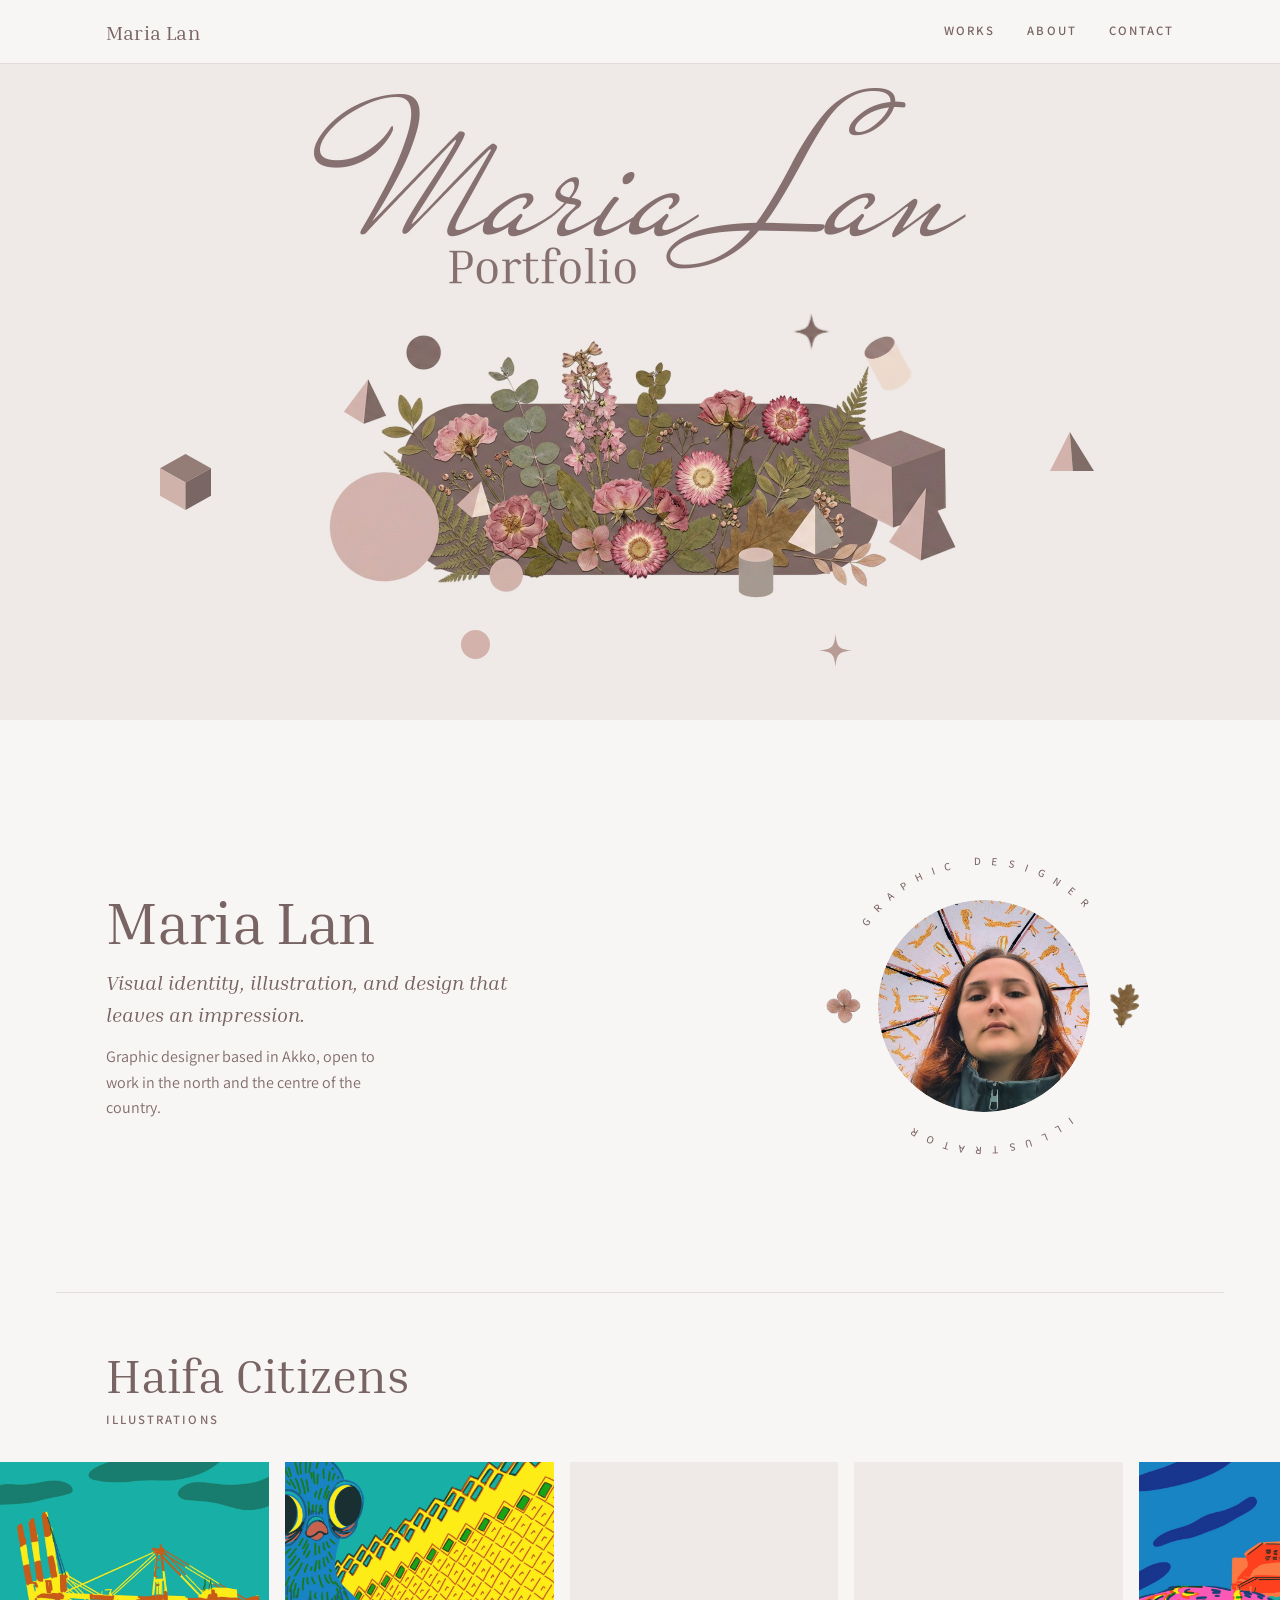
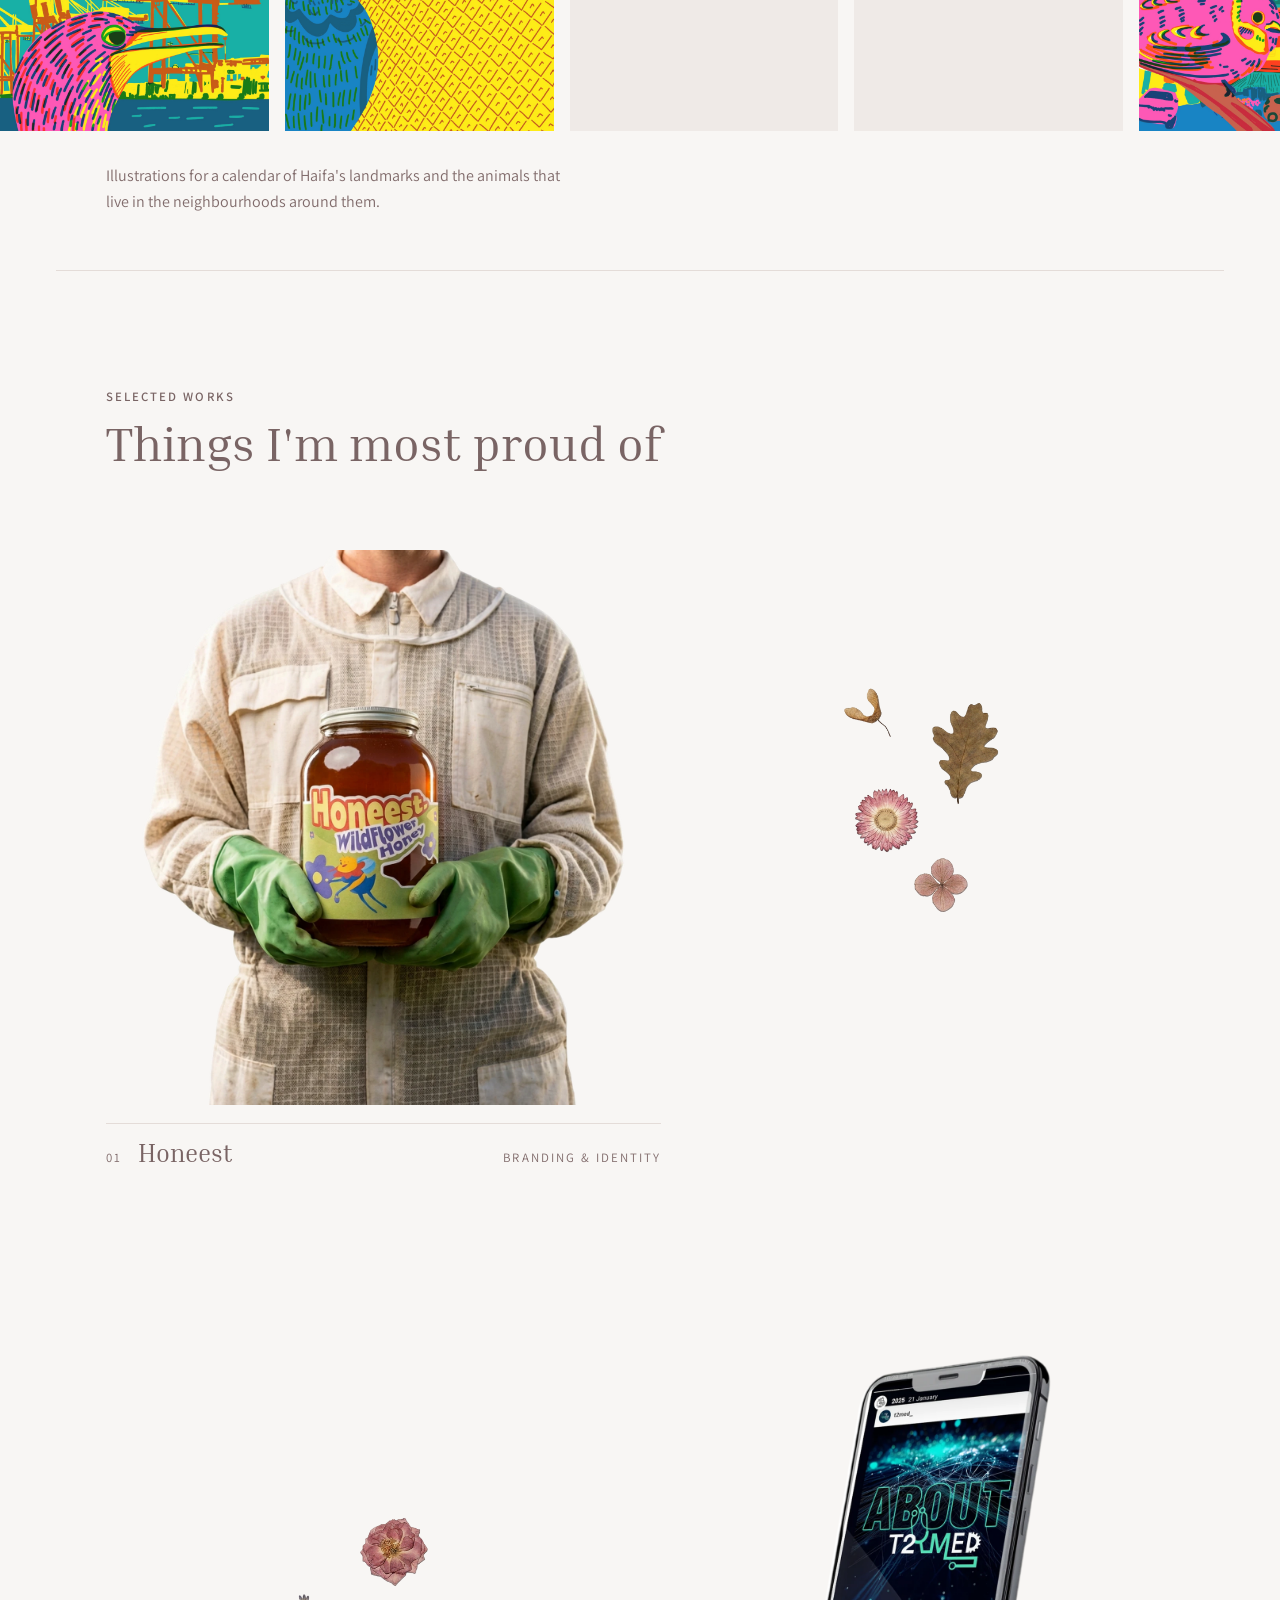
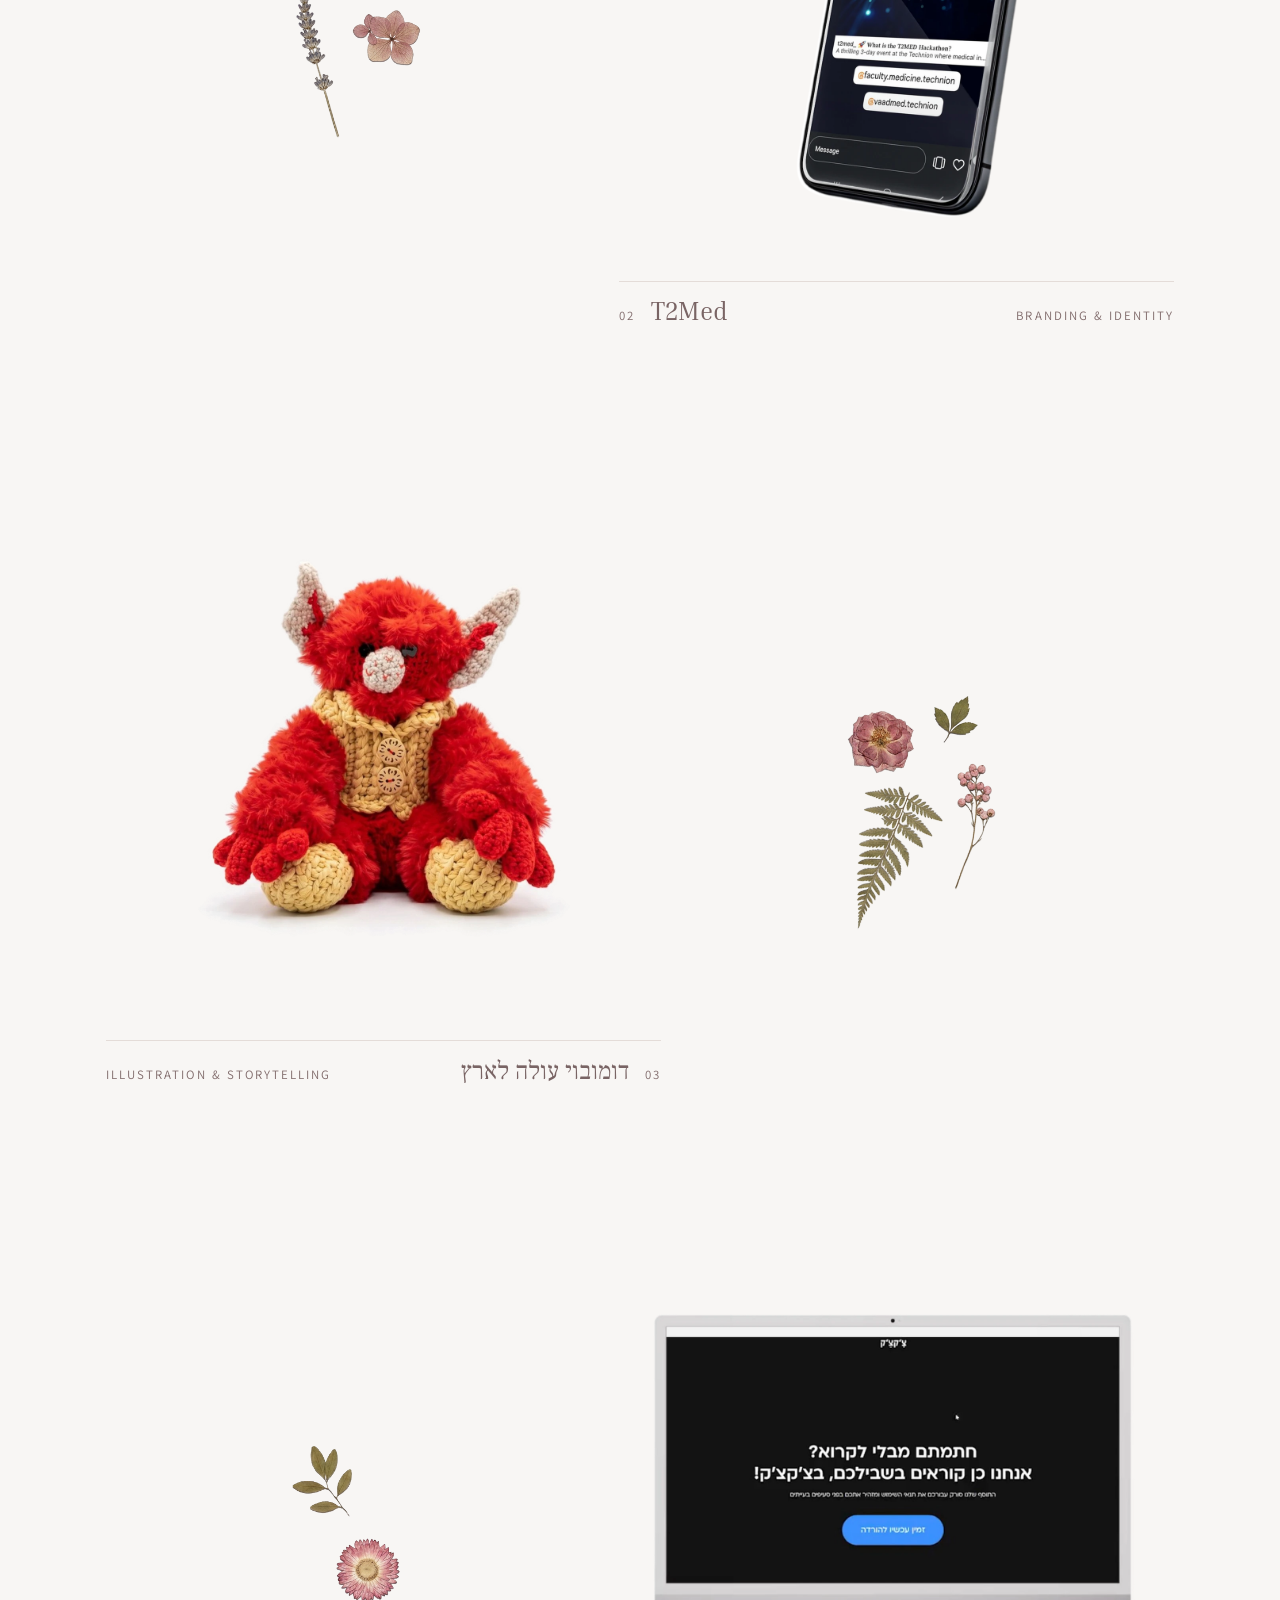
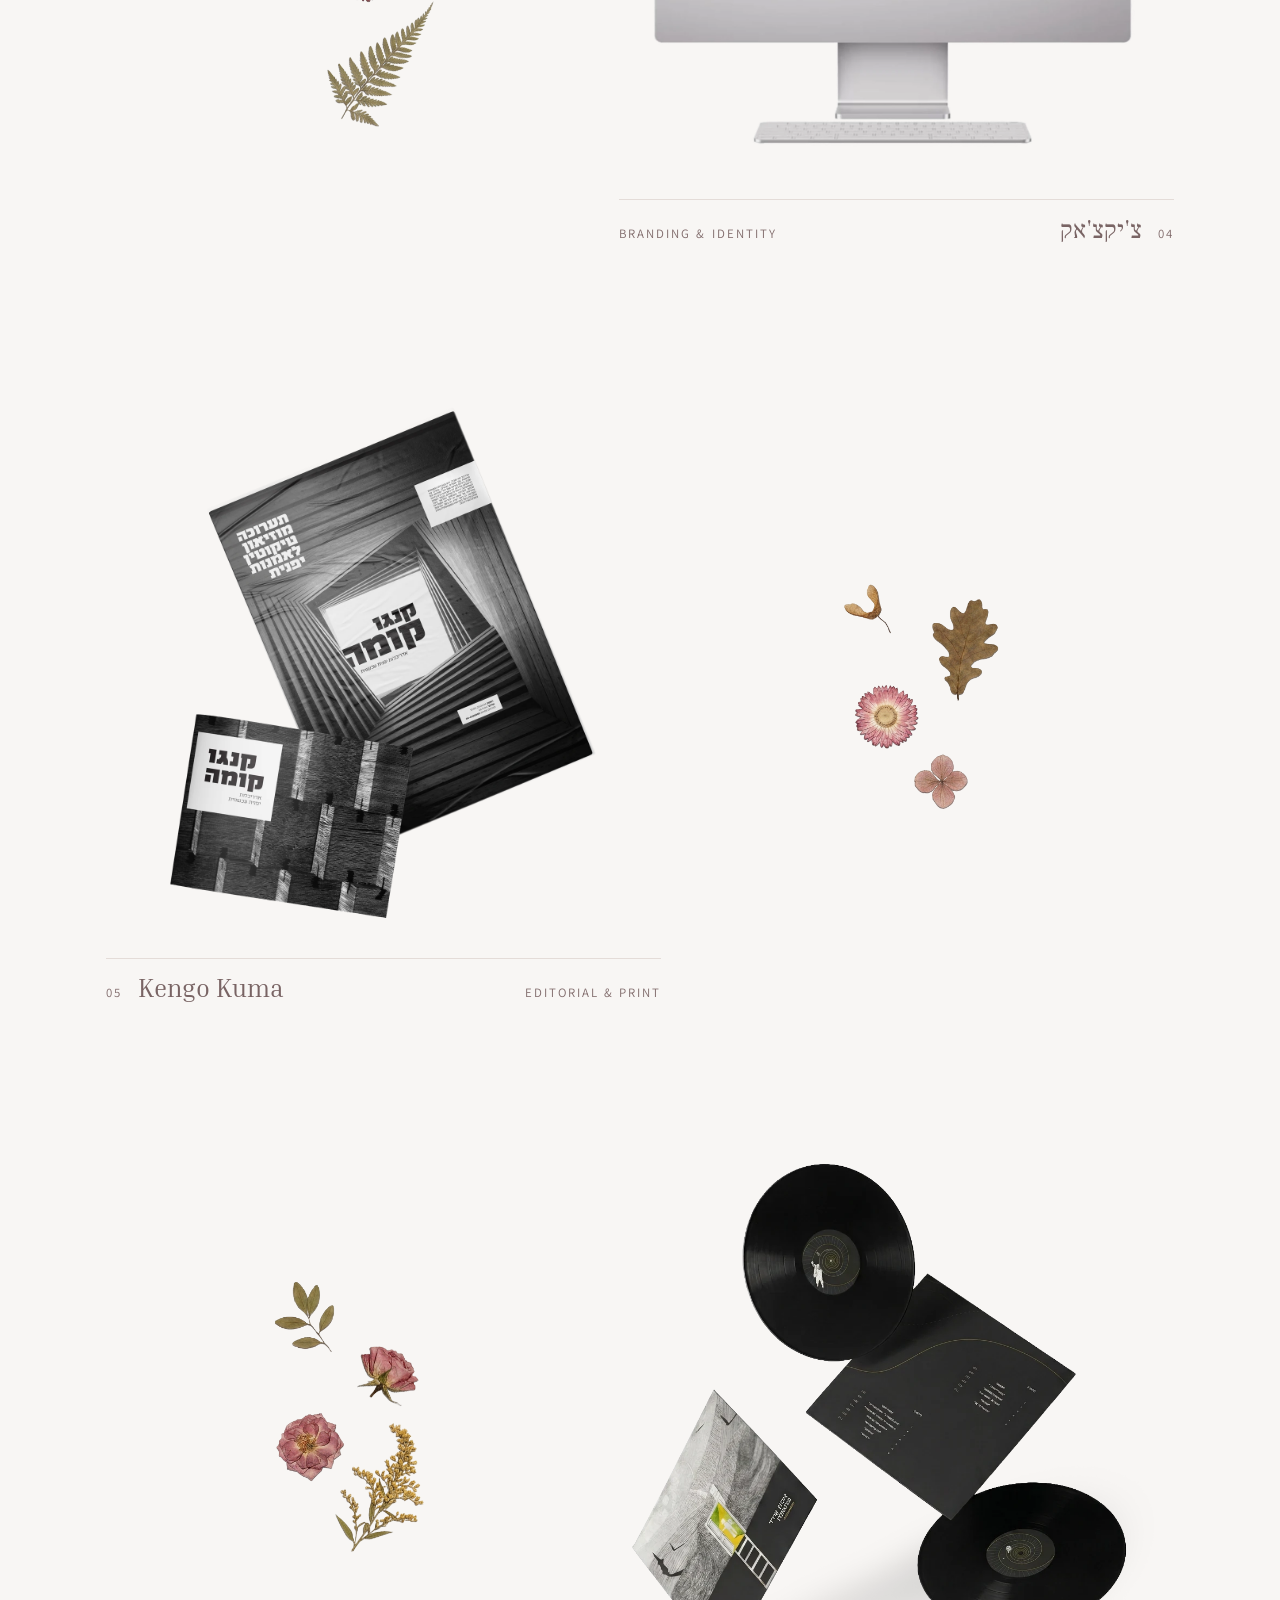
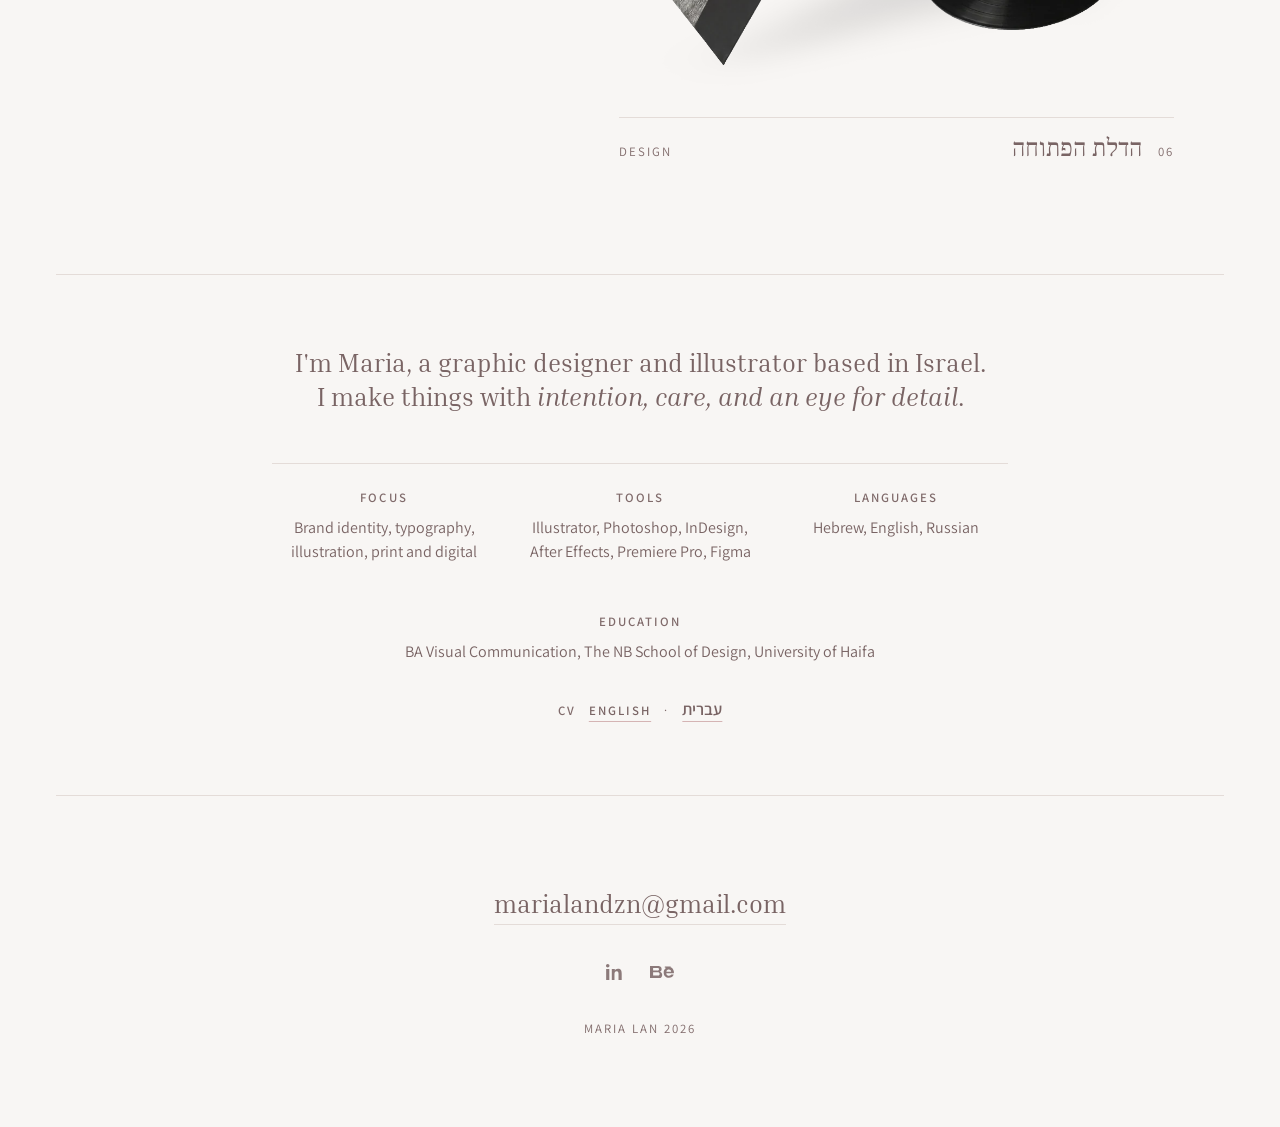
<file: index.html>
<!DOCTYPE html>
<html lang="en">
<head>
  <meta charset="UTF-8" />
  <meta name="viewport" content="width=device-width, initial-scale=1.0" />
  <title>Maria Lan · Graphic Designer & Illustrator</title>
  <meta name="description" content="Portfolio of Maria Lan, graphic designer and illustrator. Visual identity, illustration, and design that leaves an impression." />

  <!-- ============================================================
       LINK PREVIEW (Open Graph + Twitter)
       Without these a link to the site arrives in WhatsApp, LinkedIn or
       Slack as a bare URL. The card is a real 1200x630 file per page, so
       no platform has to invent a crop of its own. Built by hand from the
       header pictures; rebuild one by re-running the snippet in
       assets/projects/README.md if a header changes.
  ============================================================ -->
  <meta property="og:type" content="website" />
  <meta property="og:site_name" content="Maria Lan" />
  <meta property="og:locale" content="en_US" />
  <meta property="og:title" content="Maria Lan · Graphic Designer &amp; Illustrator" />
  <meta property="og:description" content="Portfolio of Maria Lan, graphic designer and illustrator. Visual identity, illustration, and design that leaves an impression." />
  <meta property="og:url" content="https://marialandzn.com/" />
  <meta property="og:image" content="https://marialandzn.com/assets/og.jpg?v=b52fced9" />
  <meta property="og:image:width" content="1200" />
  <meta property="og:image:height" content="630" />
  <meta property="og:image:alt" content="Maria Lan Portfolio: a pressed-flower composition" />
  <meta name="twitter:card" content="summary_large_image" />
  <link rel="canonical" href="https://marialandzn.com/" />

  <!-- ============================================================
       FAVICON — one of the pressed flowers from the hero, cut out
       and squared. Relative paths, like every other asset here, so
       the site also works when served from a subfolder.
  ============================================================ -->
  <link rel="icon" href="favicon.ico?v=d142e2e4" sizes="any" />
  <link rel="icon" href="assets/favicon-32.png?v=c97e5ac1" type="image/png" sizes="32x32" />
  <link rel="icon" href="assets/favicon-192.png?v=36b42163" type="image/png" sizes="192x192" />
  <link rel="apple-touch-icon" href="assets/apple-touch-icon.png?v=95194d11" />

  <!-- ============================================================
       GOOGLE FONTS
       Serif (headings): Inria Serif, with Frank Ruhl Libre for Hebrew
       Sans  (body/labels): Assistant, which carries Hebrew itself
  ============================================================ -->
  <link rel="preconnect" href="https://fonts.googleapis.com" />
  <link rel="preconnect" href="https://fonts.gstatic.com" crossorigin />
  <link
    href="https://fonts.googleapis.com/css2?family=Inria+Serif:ital,wght@0,300;0,400;0,700;1,300;1,400&family=Frank+Ruhl+Libre:wght@300;400;700&family=Assistant:wght@400;500;600&display=swap"
    rel="stylesheet"
  />

  <link rel="stylesheet" href="assets/styles.css?v=0b12e63e" />
</head>

<body>
  <!-- ============================================================
       1. NAVIGATION
  ============================================================ -->
  <nav class="nav" id="nav">
    <div class="nav__inner">
      <a href="#hero" class="nav__brand">Maria Lan</a>
      <ul class="nav__links">
        <li><a href="#works">Works</a></li>
        <li><a href="#about">About</a></li>
        <li><a href="#contact">Contact</a></li>
      </ul>
    </div>
  </nav>

  <!-- ============================================================
       2. HERO — single full-section image
  ============================================================ -->
  <section class="hero" id="hero">
    <div class="hero__stage">
      <!-- The artwork with its three loose shapes erased. They are layered
           back on below so each can drift independently. The year under
           "Portfolio" was painted out too, so the banner does not date
           itself. The original upload is kept untouched at assets/Frame 1.jpg. -->
      <img
        class="hero__img"
        src="assets/hero-base.jpg?v=ec66d372"
        alt="Maria Lan Portfolio: a pressed-flower composition"
      />

      <!-- Lifted from the artwork, pinned back at their exact positions -->
      <img class="hero__shape hero__shape--circle"   src="assets/hero-shape-circle.png?v=e8ad12cd"   alt="" aria-hidden="true" />
      <img class="hero__shape hero__shape--pyramid"  src="assets/hero-shape-pyramid.png?v=ee89a4fa"  alt="" aria-hidden="true" />
      <img class="hero__shape hero__shape--star"     src="assets/hero-shape-star.png?v=5bf92116"     alt="" aria-hidden="true" />
      <img class="hero__shape hero__shape--cylinder" src="assets/hero-shape-cylinder.png?v=d93b83ee" alt="" aria-hidden="true" />

      <!-- Added decoration — NOT part of the original artwork. Drawn in
           colours sampled from it and placed in the empty ground around
           the composition. Delete any of these freely. -->
      <img class="hero__shape hero__shape--f-cube"    src="assets/hero-float-cube.svg?v=33358c74"    alt="" aria-hidden="true" />
      <img class="hero__shape hero__shape--f-pyramid" src="assets/hero-float-pyramid.svg?v=d48aca8a" alt="" aria-hidden="true" />
      <img class="hero__shape hero__shape--f-circle"  src="assets/hero-float-circle.svg?v=18ca43a6"  alt="" aria-hidden="true" />
      <img class="hero__shape hero__shape--f-star"    src="assets/hero-float-star.svg?v=7df8d7e7"    alt="" aria-hidden="true" />
    </div>
  </section>

  <!-- ============================================================
       INTRO — name, tagline, rotating badge
  ============================================================ -->
  <section class="intro">
    <div class="container intro__inner reveal">
      <div class="intro__text">
        <h1 class="intro__name">Maria Lan</h1>
        <p class="intro__tagline">
          Visual identity, illustration, and design that leaves an impression.
        </p>
        <!-- The practical line a recruiter is scanning for: what she is,
             where she is, and where she will work. Plain sans, so it reads
             as fact rather than as more of the italic tagline above it. -->
        <p class="intro__where">
          Graphic designer based in Akko, open to work in the north and the
          centre of the country.
        </p>
      </div>

      <!-- The portrait sits still inside the ring; only the ring turns.
           Replace assets/portrait.jpg with the real photograph, square,
           about 900px. Nothing else needs changing. -->
      <div class="badge">
        <svg class="badge__ring" viewBox="0 0 200 200" aria-hidden="true">
          <defs>
            <path id="badgeCircle"
              d="M 100,100 m -74,0 a 74,74 0 1,1 148,0 a 74,74 0 1,1 -148,0" />
          </defs>
          <text><textPath href="#badgeCircle" startOffset="9.5%">Graphic Designer</textPath></text>
          <text><textPath href="#badgeCircle" startOffset="64.5%">Illustrator</textPath></text>

          <!-- The two gaps in the ring carry a pressed leaf and a pressed
               flower, cut out of the same sprigs that sit beside the works.
               They turn with the ring, so they read as part of it. -->
          <image href="assets/badge-leaf.webp?v=c658b45a"  x="162.5" y="88.5" width="23" height="23" preserveAspectRatio="xMidYMid meet" />
          <image href="assets/badge-bloom.webp?v=7986a372" x="17.0" y="91.0" width="18" height="18" preserveAspectRatio="xMidYMid meet" />
        </svg>
        <img class="badge__portrait" src="assets/portrait.webp?v=4e605fab" alt="Maria Lan" width="713" height="713" />
      </div>
    </div>
  </section>

  <hr class="hairline" />

  <!-- ============================================================
       3. AUTO-SCROLLING CAROUSEL
       JS duplicates the items to create a seamless infinite loop.
  ============================================================ -->
  <section class="carousel" aria-labelledby="carouselTitle">
    <div class="container carousel__head reveal">
      <h2 class="carousel__title" id="carouselTitle">Haifa Citizens</h2>
      <span class="label carousel__kicker">Illustrations</span>
    </div>

    <div class="carousel__track" id="carouselTrack">
      <!-- Art lives in assets/carousel/. Order is shuffled on every load,
           so the sequence here does not matter. Add or remove freely.
           aspect-ratio holds each slot open at its true proportions before
           the picture arrives, so nothing shifts and the strip can be
           measured for pacing straight away. -->
      <div class="carousel__item" style="aspect-ratio: 1800 / 1800;"><img src="assets/carousel/art-01.jpg?v=9da1ada1" alt="Bird before a concrete building" loading="lazy" decoding="async" /></div>
      <div class="carousel__item" style="aspect-ratio: 1800 / 1800;"><img src="assets/carousel/art-02.jpg?v=2ee020cc" alt="Bird against the port cranes" loading="lazy" decoding="async" /></div>
      <div class="carousel__item" style="aspect-ratio: 1800 / 1800;"><img src="assets/carousel/art-03.jpg?v=a90e14b8" alt="Bird on wires above the city" loading="lazy" decoding="async" /></div>
      <div class="carousel__item" style="aspect-ratio: 1800 / 1800;"><img src="assets/carousel/art-04.jpg?v=820fa2cb" alt="Cat beside a stone building at night" loading="lazy" decoding="async" /></div>
      <div class="carousel__item" style="aspect-ratio: 1800 / 1800;"><img src="assets/carousel/art-05.jpg?v=cae4e8ac" alt="Cats on a rooftop" loading="lazy" decoding="async" /></div>
      <div class="carousel__item" style="aspect-ratio: 1800 / 1800;"><img src="assets/carousel/art-06.jpg?v=3976a36c" alt="Bird of prey before a domed building" loading="lazy" decoding="async" /></div>
      <div class="carousel__item" style="aspect-ratio: 1800 / 1800;"><img src="assets/carousel/art-07.jpg?v=13e9fb13" alt="Frog before a monument" loading="lazy" decoding="async" /></div>
      <div class="carousel__item" style="aspect-ratio: 1800 / 1800;"><img src="assets/carousel/art-08.jpg?v=9dcb028f" alt="Long-necked bird" loading="lazy" decoding="async" /></div>
      <div class="carousel__item" style="aspect-ratio: 1800 / 1800;"><img src="assets/carousel/art-09.jpg?v=aed1a2bd" alt="Owl beside a patterned facade" loading="lazy" decoding="async" /></div>
      <div class="carousel__item" style="aspect-ratio: 1800 / 1800;"><img src="assets/carousel/art-10.jpg?v=f892b7d7" alt="Bird among flowers before a dome" loading="lazy" decoding="async" /></div>
      <div class="carousel__item" style="aspect-ratio: 1800 / 1800;"><img src="assets/carousel/art-11.jpg?v=c3aa419c" alt="Animal before pink towers" loading="lazy" decoding="async" /></div>
      <div class="carousel__item" style="aspect-ratio: 1800 / 1800;"><img src="assets/carousel/art-12.jpg?v=53ee91f0" alt="Fox before a stone arch" loading="lazy" decoding="async" /></div>
    </div>

    <div class="container carousel__note reveal">
      <p>Illustrations for a calendar of Haifa's landmarks and the animals
         that live in the neighbourhoods around them.</p>
    </div>
  </section>

  <hr class="hairline" />

  <!-- ============================================================
       4. WORKS — six pieces, each with its own space
  ============================================================ -->
  <section class="works" id="works">
    <div class="container">
      <div class="works__head reveal">
        <span class="label">Selected Works</span>
        <h2 class="works__heading">Things I'm most proud of</h2>
      </div>

      <!-- Covers come from assets/projects/<name>/01 — swap the src when you upload. -->

      <a href="projects/honeest.html" class="work work--left reveal">
        <figure class="work__frame">
          <img src="assets/projects/honeest/cover.webp?v=ef10254c" width="1400" height="1400" alt="A beekeeper holding a jar of Honeest wildflower honey" />
        </figure>
        <div class="work__meta">
          <span class="work__index">01</span>
          <h3 class="work__title" dir="auto">Honeest</h3>
          <span class="work__tag">Branding &amp; Identity</span>
        </div>
        <!-- // Decorative sprig — fills the empty ground beside the piece -->
        <img class="work__sprig" style="--sprig-top: 42%;"
             src="assets/p2.png?v=d78c546d" alt="" aria-hidden="true"
             loading="lazy" decoding="async" />
      </a>

      <a href="projects/t2med.html" class="work work--right reveal">
        <figure class="work__frame">
          <img src="assets/projects/t2med/cover.webp?v=a2a23b98" width="1400" height="1400" alt="The T2MED story on a phone" />
        </figure>
        <div class="work__meta">
          <span class="work__index">02</span>
          <h3 class="work__title" dir="auto">T2Med</h3>
          <span class="work__tag">Branding &amp; Identity</span>
        </div>
        <!-- // Decorative sprig — fills the empty ground beside the piece -->
        <img class="work__sprig" style="--sprig-top: 50%;"
             src="assets/p3.png?v=edc22421" alt="" aria-hidden="true"
             loading="lazy" decoding="async" />
      </a>

      <a href="projects/domovoy.html" class="work work--left reveal">
        <figure class="work__frame">
          <img src="assets/projects/domovoy/cover.webp?v=dbeb5a8a" width="1400" height="1400" alt="Domovoi Makes Aliyah, the crocheted Rusik" />
        </figure>
        <div class="work__meta" dir="rtl">
          <span class="work__index">03</span>
          <h3 class="work__title" lang="he" dir="auto">דומובוי עולה לארץ</h3>
          <span class="work__tag">Illustration &amp; Storytelling</span>
        </div>
        <!-- // Decorative sprig — fills the empty ground beside the piece -->
        <img class="work__sprig" style="--sprig-top: 56%;"
             src="assets/p1.png?v=b034f321" alt="" aria-hidden="true"
             loading="lazy" decoding="async" />
      </a>

      <a href="projects/chik-chak.html" class="work work--right reveal">
        <figure class="work__frame">
          <img src="assets/projects/chik-chak/cover.webp?v=89f8d4aa" width="1400" height="1400" alt="The ChikChak landing page on screen" />
        </figure>
        <div class="work__meta" dir="rtl">
          <span class="work__index">04</span>
          <h3 class="work__title" lang="he" dir="auto">צ'יקצ'אק</h3>
          <span class="work__tag">Branding &amp; Identity</span>
        </div>
        <!-- // Decorative sprig — fills the empty ground beside the piece -->
        <img class="work__sprig" style="--sprig-top: 58%;"
             src="assets/p5.png?v=e6c91f27" alt="" aria-hidden="true"
             loading="lazy" decoding="async" />
      </a>

      <a href="projects/kengo-kuma.html" class="work work--left reveal">
        <figure class="work__frame">
          <img src="assets/projects/kengo-kuma/cover.webp?v=f61309c9" width="1400" height="1400" alt="The Kengo Kuma poster and brochure" />
        </figure>
        <div class="work__meta">
          <span class="work__index">05</span>
          <h3 class="work__title" dir="auto">Kengo Kuma</h3>
          <span class="work__tag">Editorial &amp; Print</span>
        </div>
        <!-- // Decorative sprig — fills the empty ground beside the piece -->
        <img class="work__sprig" style="--sprig-top: 52%;"
             src="assets/p2.png?v=d78c546d" alt="" aria-hidden="true"
             loading="lazy" decoding="async" />
      </a>

      <a href="projects/hadelet-haptucha.html" class="work work--right reveal">
        <figure class="work__frame">
          <img src="assets/projects/hadelet-haptucha/cover.webp?v=58466da4" width="1024" height="1024" alt="The Open Door sleeve with two records" />
        </figure>
        <div class="work__meta" dir="rtl">
          <span class="work__index">06</span>
          <h3 class="work__title" lang="he" dir="auto">הדלת הפתוחה</h3>
          <span class="work__tag">Design</span>
        </div>
        <!-- // Decorative sprig — fills the empty ground beside the piece -->
        <img class="work__sprig" style="--sprig-top: 44%;"
             src="assets/p4.png?v=efde4ddf" alt="" aria-hidden="true"
             loading="lazy" decoding="async" />
      </a>
    </div>
  </section>

  <hr class="hairline" />

  <!-- ============================================================
       5. ABOUT
  ============================================================ -->
  <section class="about" id="about">
    <div class="container reveal">
      <p class="about__text">
        I'm Maria, a graphic designer and illustrator based in Israel.
        I make things with <em>intention, care, and an eye for detail</em>.
      </p>

      <!-- Taken from the CV: what she does, what she works in, and the
           languages she works in. Soft skills are left on the CV, where a
           reader expects them; on a portfolio they read as filler. -->
      <dl class="about__facts">
        <div>
          <dt>Focus</dt>
          <dd>Brand identity, typography, illustration, print and digital</dd>
        </div>
        <div>
          <dt>Tools</dt>
          <dd>Illustrator, Photoshop, InDesign, After Effects, Premiere Pro, Figma</dd>
        </div>
        <div>
          <dt>Languages</dt>
          <dd>Hebrew, English, Russian</dd>
        </div>

        <div class="about__facts-wide">
          <dt>Education</dt>
          <dd>BA Visual Communication, The NB School of Design, University of Haifa</dd>
        </div>
      </dl>

      <!-- Both languages shown at once. A chooser would cost a click and a
           decision to answer something two words already answer. -->
      <p class="about__cv">
        <span class="about__cv-label">CV</span>
        <a href="assets/cv/maria-lan-cv-en.pdf?v=3795da38" target="_blank" rel="noopener noreferrer">English</a>
        <span class="about__cv-sep" aria-hidden="true">·</span>
        <a href="assets/cv/maria-lan-cv-he.pdf?v=c2364066" target="_blank" rel="noopener noreferrer" lang="he">עברית</a>
      </p>
    </div>
  </section>

  <hr class="hairline" />

  <!-- ============================================================
       6. FOOTER / CONTACT
  ============================================================ -->
  <footer class="footer" id="contact">
    <div class="container reveal">
      <a href="mailto:marialandzn@gmail.com" class="footer__email">marialandzn@gmail.com</a>

      <div class="footer__social">
        <a href="https://www.linkedin.com/in/maria-lan-619102313/" aria-label="LinkedIn" target="_blank" rel="noopener noreferrer">
          <svg class="icon-linkedin" viewBox="0 1 22.56 23" fill="currentColor" aria-hidden="true">
            <path d="M4.98 3.5C4.98 4.88 3.87 6 2.5 6S0 4.88 0 3.5 1.12 1 2.5 1s2.48 1.12 2.48 2.5zM.22 8.02h4.56V24H.22V8.02zM8.34 8.02h4.37v2.18h.06c.61-1.15 2.1-2.36 4.32-2.36 4.62 0 5.47 3.04 5.47 7v9.16h-4.56v-8.12c0-1.94-.03-4.43-2.7-4.43-2.7 0-3.12 2.11-3.12 4.29V24H8.34V8.02z"/>
          </svg>
        </a>
        <a href="https://www.behance.net/mariashadrina2" aria-label="Behance" target="_blank" rel="noopener noreferrer">
          <svg class="icon-behance" viewBox="1 9.2 23.43 12.23" fill="currentColor" aria-hidden="true">
            <path d="M8.8 9.2c.53 0 1.02.05 1.46.16.44.1.82.28 1.13.52.31.24.55.56.72.95.17.39.25.87.25 1.44 0 .61-.14 1.12-.42 1.53-.28.41-.69.74-1.24 1 .75.21 1.31.59 1.68 1.13.37.54.55 1.19.55 1.95 0 .62-.12 1.15-.36 1.6-.24.45-.56.82-.97 1.11-.41.29-.87.5-1.4.64-.53.14-1.07.2-1.63.2H1V9.2h7.8zm-.47 4.53c.44 0 .8-.1 1.08-.31.28-.21.42-.55.42-1.02 0-.26-.05-.48-.14-.65-.09-.17-.22-.3-.38-.4-.16-.1-.35-.16-.56-.2-.21-.04-.43-.05-.66-.05H4.03v2.62h4.3zm.24 4.76c.25 0 .48-.02.7-.07.22-.05.42-.13.58-.24.16-.11.3-.27.4-.46.1-.19.15-.44.15-.74 0-.59-.17-1.01-.5-1.27-.33-.25-.78-.38-1.33-.38H4.03v3.16h4.54zM17.9 18.13c.41.4 1 .6 1.77.6.55 0 1.03-.14 1.42-.42.39-.28.63-.57.72-.88h2.42c-.39 1.2-.98 2.06-1.79 2.58-.8.52-1.77.78-2.91.78-.79 0-1.5-.13-2.14-.38-.63-.25-1.17-.61-1.61-1.08-.44-.47-.78-1.02-1.02-1.67-.24-.65-.36-1.36-.36-2.14 0-.75.12-1.45.37-2.09.25-.64.6-1.2 1.05-1.66.45-.46.99-.83 1.62-1.09.63-.26 1.33-.39 2.09-.39.85 0 1.6.16 2.24.49.64.33 1.16.77 1.57 1.32.41.55.7 1.18.88 1.89.18.71.24 1.45.19 2.22h-7.44c0 .8.27 1.51.68 1.91zM21 13.13c-.33-.36-.87-.55-1.56-.55-.45 0-.83.08-1.13.23-.3.15-.54.34-.72.56-.18.22-.3.45-.37.7-.07.25-.11.47-.12.66h4.61c-.07-.72-.32-1.24-.71-1.6zM15.5 9.6h5.75v1.4H15.5V9.6z"/>
          </svg>
        </a>
      </div>

      <p class="footer__copy">Maria Lan 2026</p>
    </div>
  </footer>

  <!-- ============================================================
       LIGHTBOX overlay (populated + toggled by JS)
  ============================================================ -->
  <div class="lightbox" id="lightbox" role="dialog" aria-modal="true" aria-label="Media viewer">
    <button class="lightbox__close" id="lightboxClose" aria-label="Close">&times;</button>
    <div class="lightbox__stage" id="lightboxStage"></div>
  </div>

  <script src="assets/site.js?v=118f352a"></script>
</body>
</html>
</file>
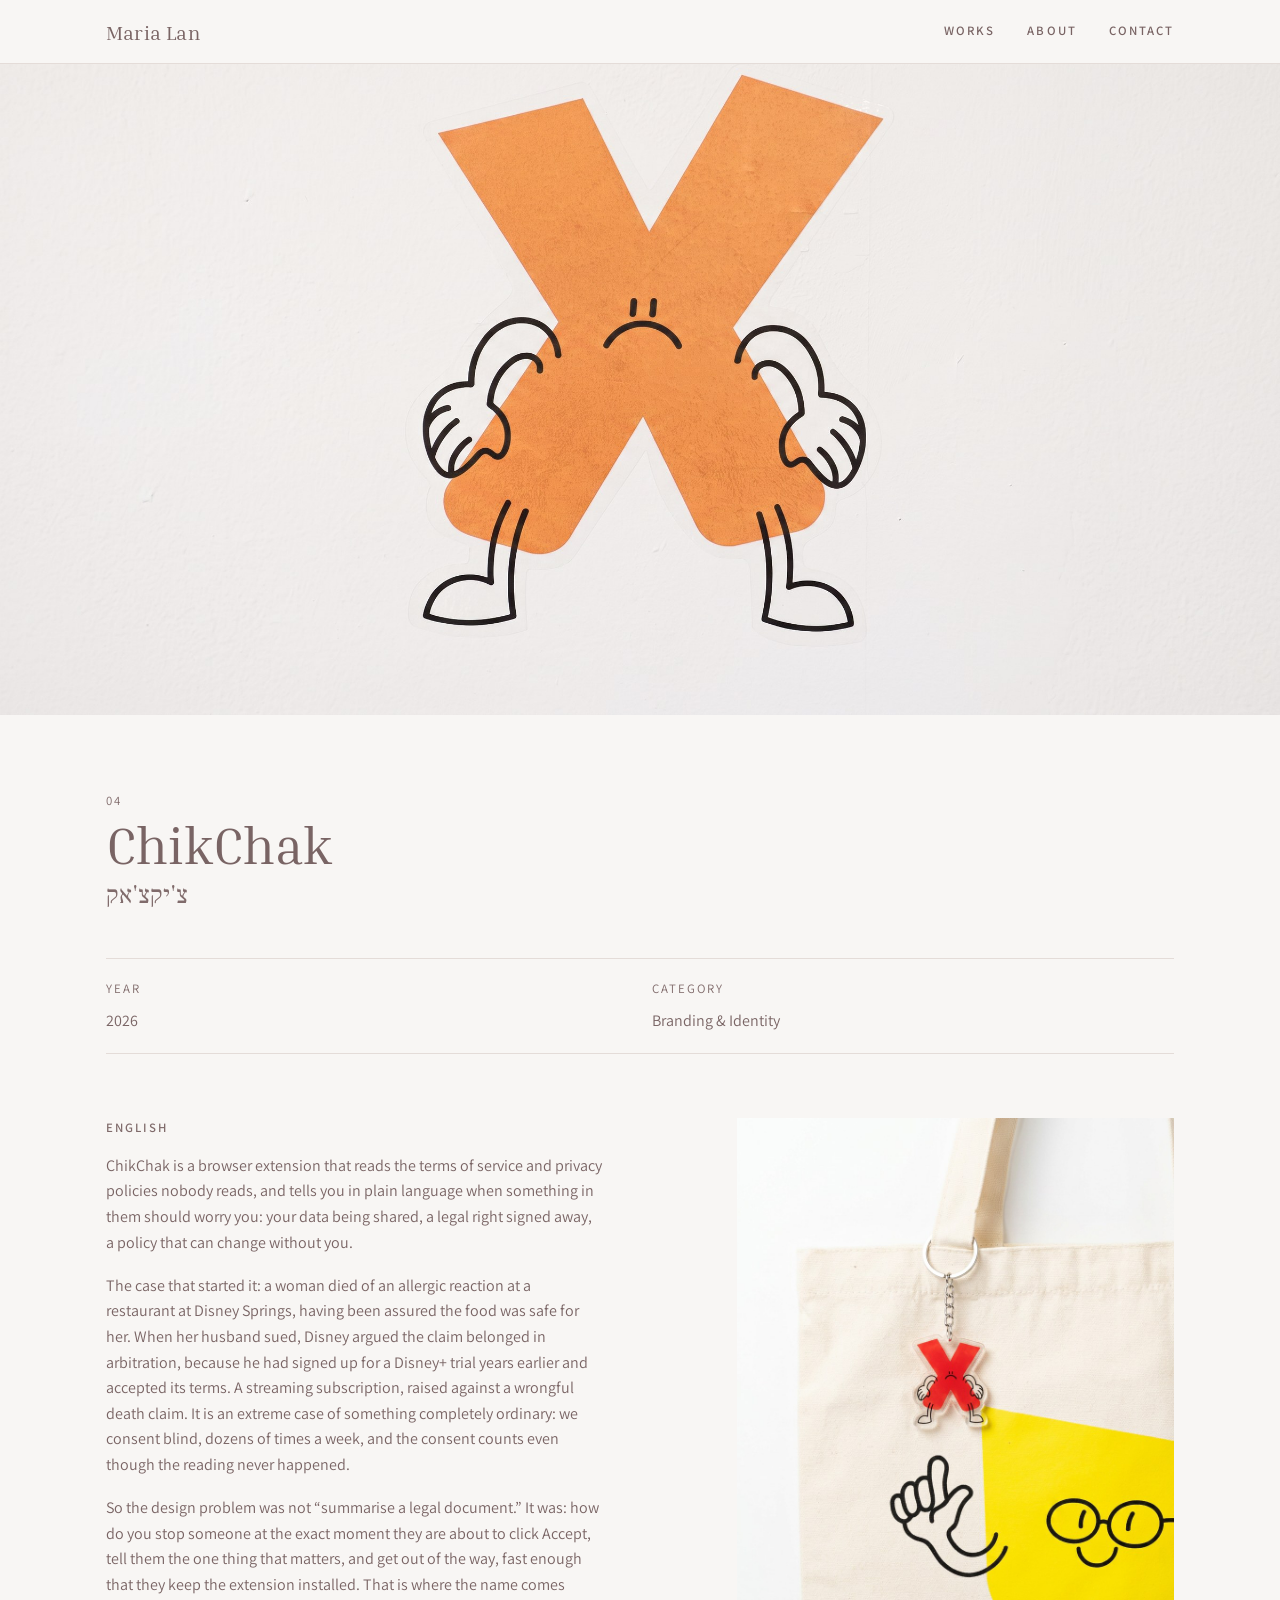
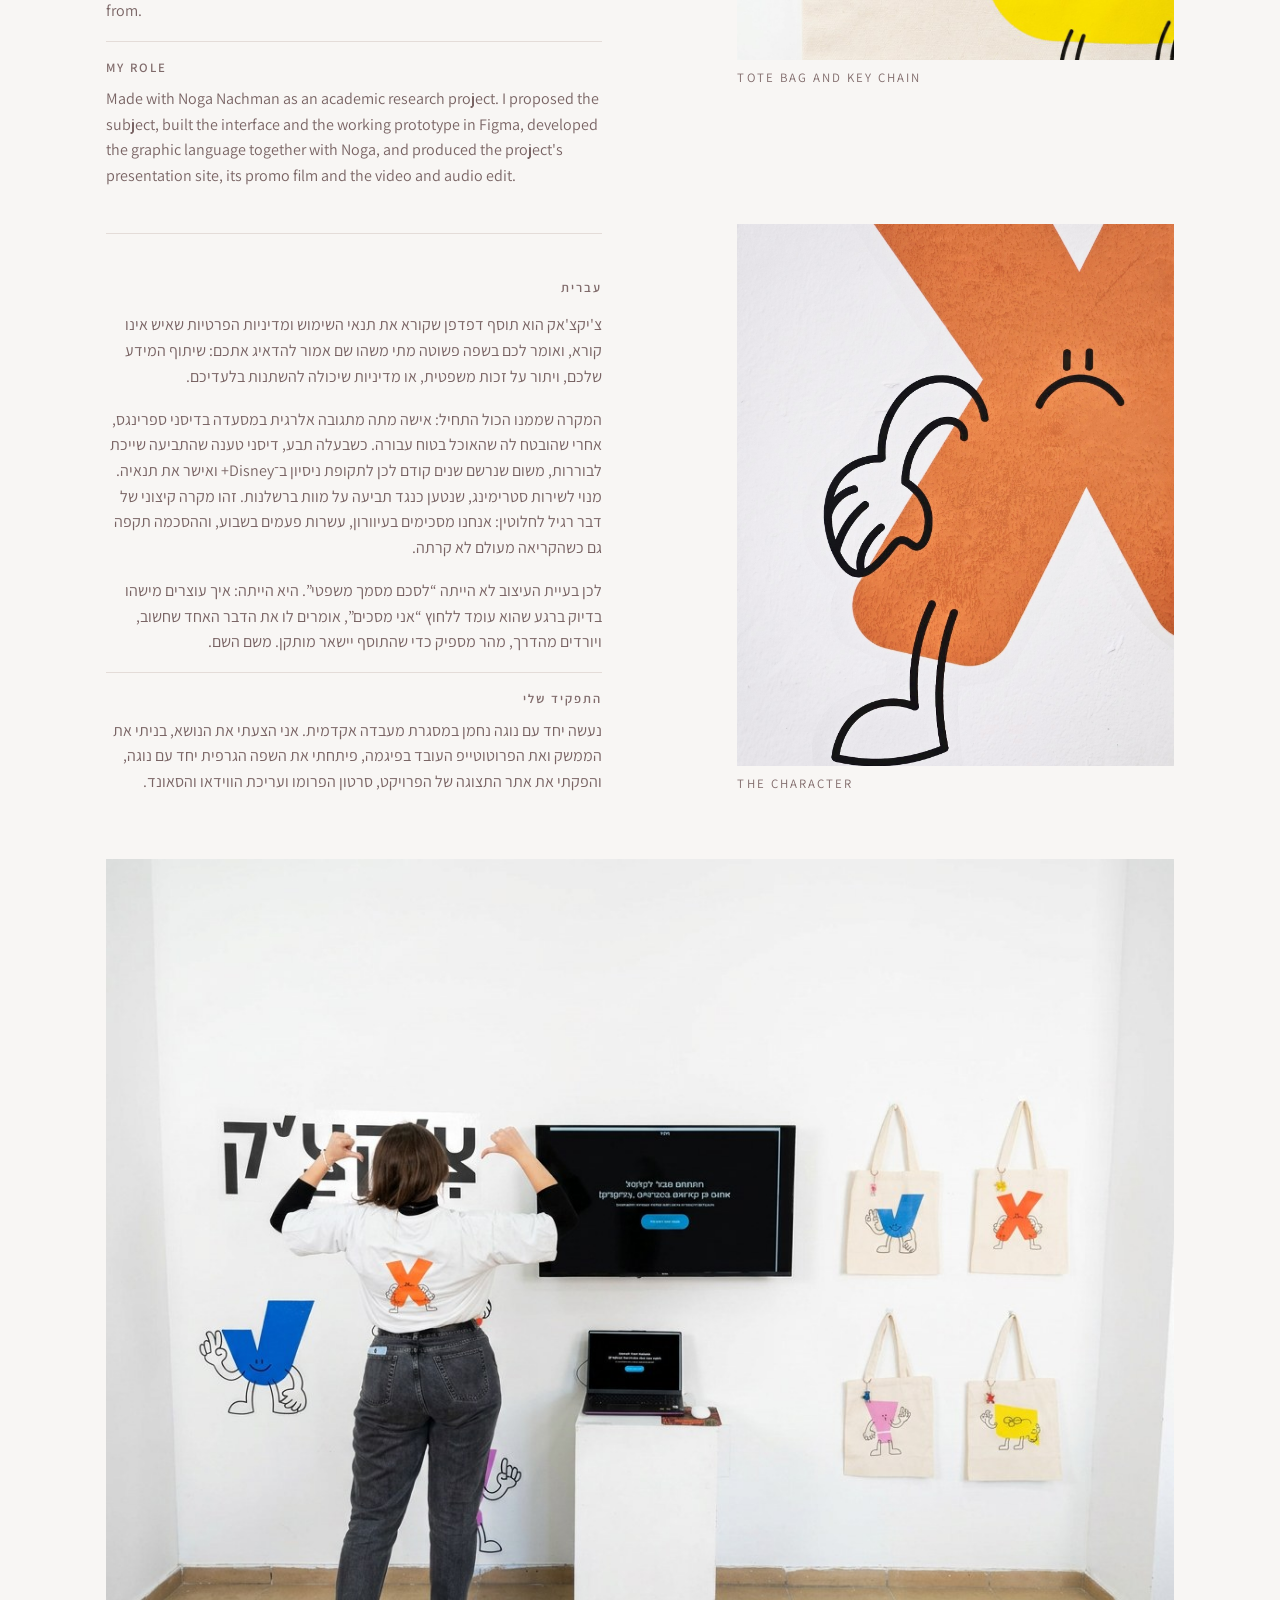
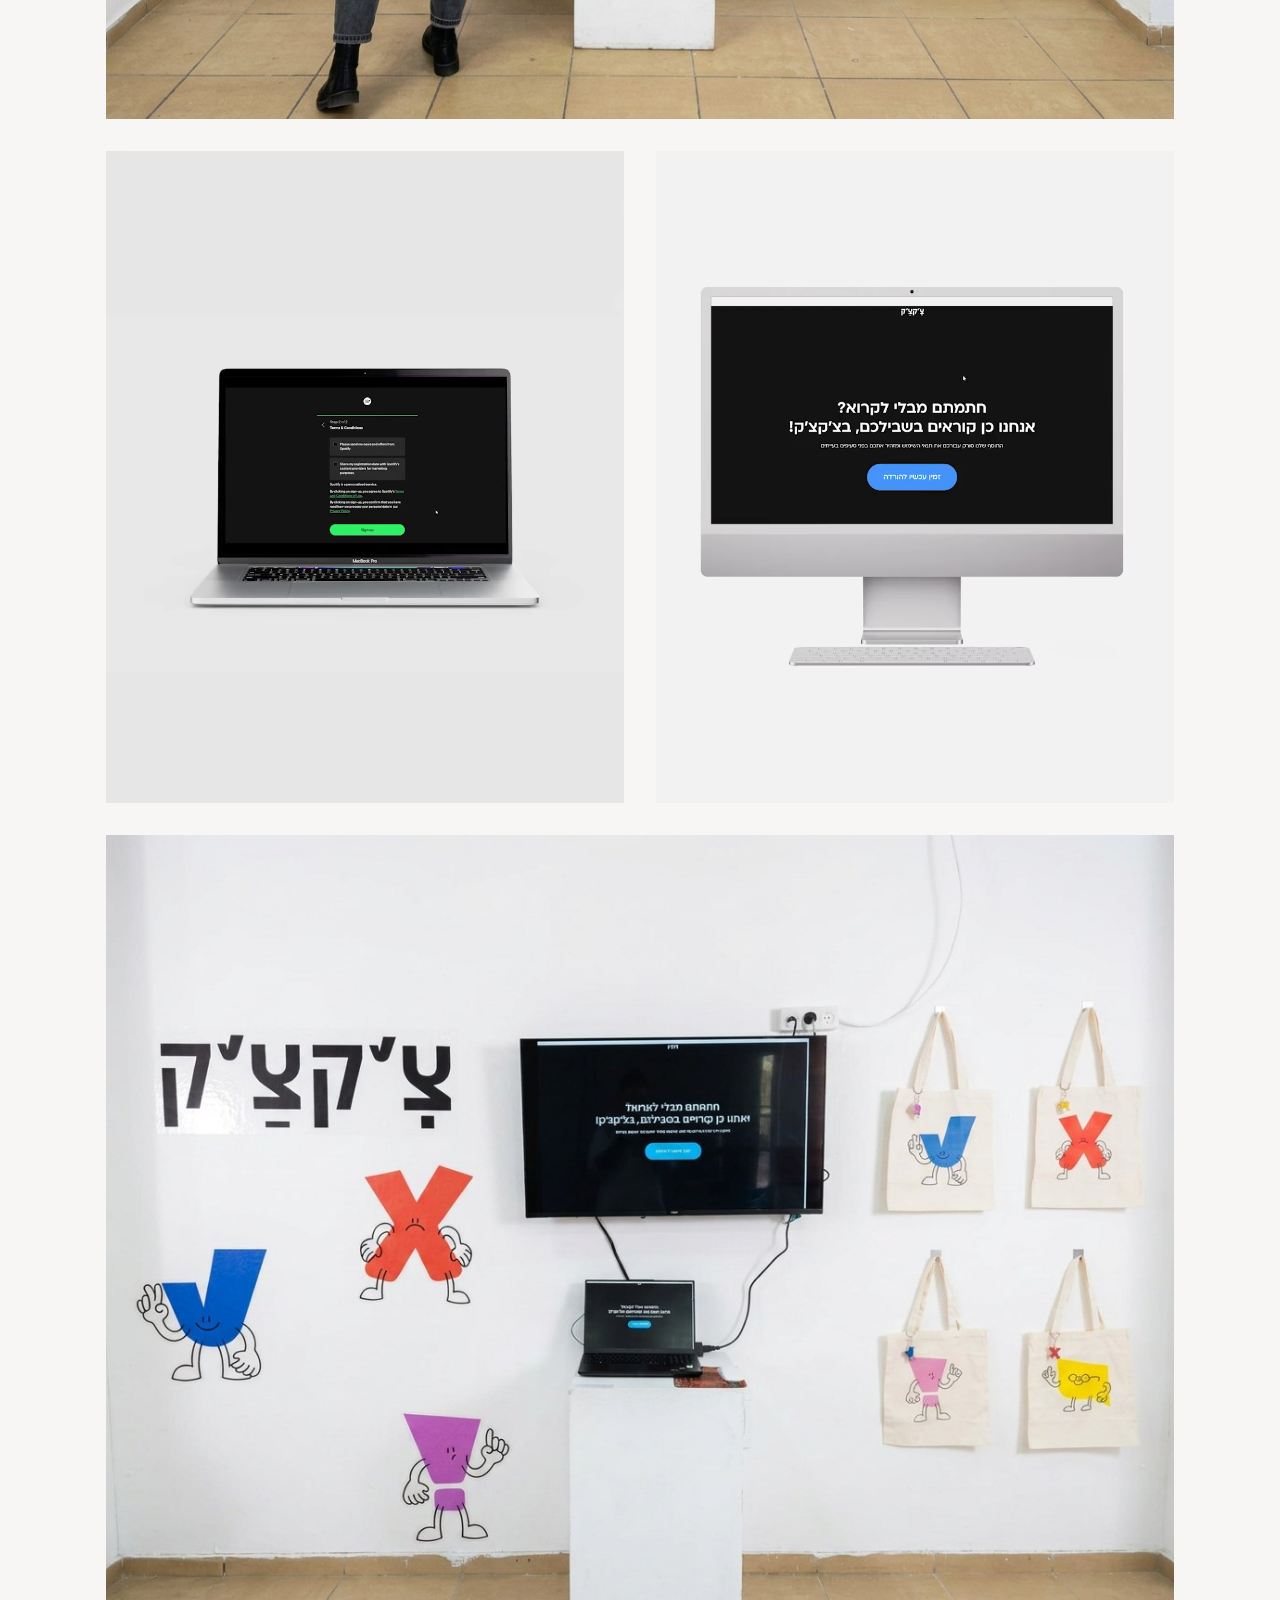
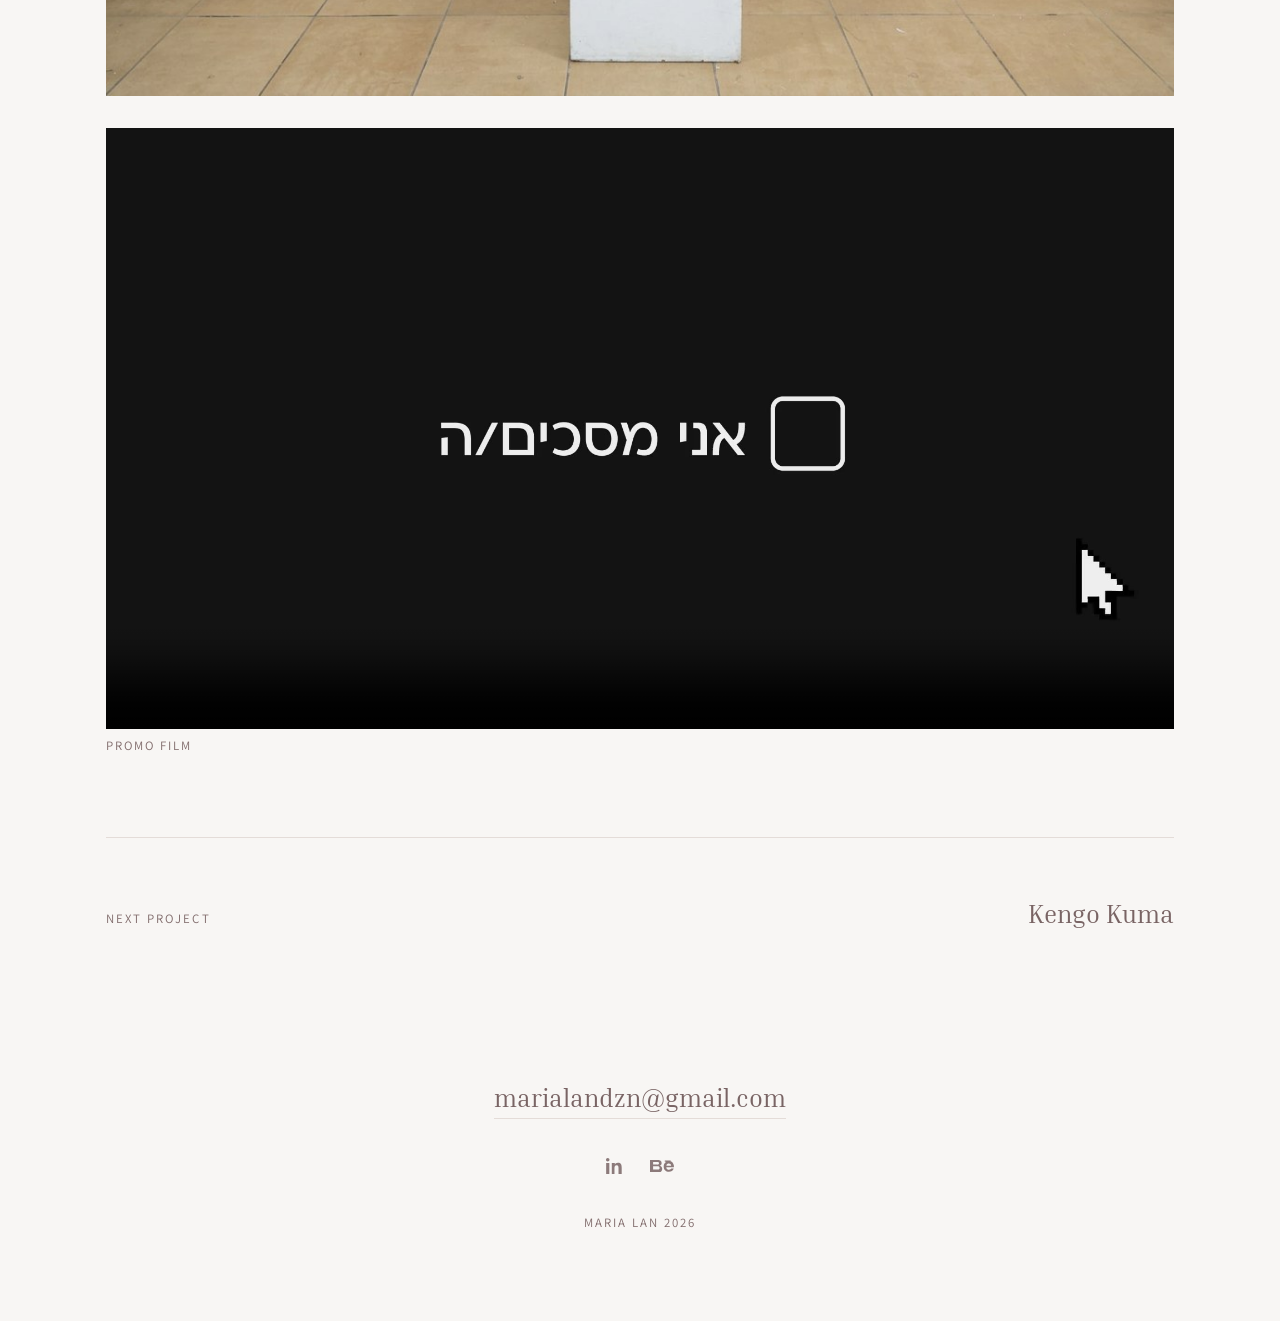
<file: projects/chik-chak.html>
<!DOCTYPE html>
<html lang="en">
<head>
  <meta charset="UTF-8" />
  <meta name="viewport" content="width=device-width, initial-scale=1.0" />
  <title>ChikChak · Maria Lan</title>
  <meta name="description" content="ChikChak: a browser extension that reads the terms of service nobody reads and warns you, in plain language, when a clause should worry you." />

  <!-- ============================================================
       LINK PREVIEW (Open Graph + Twitter)
       Without these a link to the site arrives in WhatsApp, LinkedIn or
       Slack as a bare URL. The card is a real 1200x630 file per page, so
       no platform has to invent a crop of its own. Built by hand from the
       header pictures; rebuild one by re-running the snippet in
       assets/projects/README.md if a header changes.
  ============================================================ -->
  <meta property="og:type" content="article" />
  <meta property="og:site_name" content="Maria Lan" />
  <meta property="og:locale" content="en_US" />
  <meta property="og:title" content="ChikChak · Maria Lan" />
  <meta property="og:description" content="ChikChak: a browser extension that reads the terms of service nobody reads and warns you, in plain language, when a clause should worry you." />
  <meta property="og:url" content="https://marialandzn.com/projects/chik-chak.html" />
  <meta property="og:image" content="https://marialandzn.com/assets/og/chik-chak.jpg?v=dfdb490e" />
  <meta property="og:image:width" content="1200" />
  <meta property="og:image:height" content="630" />
  <meta property="og:image:alt" content="The ChikChak character, a red X with a worried face" />
  <meta name="twitter:card" content="summary_large_image" />
  <link rel="canonical" href="https://marialandzn.com/projects/chik-chak.html" />

  <!-- ============================================================
       FAVICON — one of the pressed flowers from the hero, cut out
       and squared. Relative paths, like every other asset here, so
       the site also works when served from a subfolder.
  ============================================================ -->
  <link rel="icon" href="../favicon.ico?v=d142e2e4" sizes="any" />
  <link rel="icon" href="../assets/favicon-32.png?v=c97e5ac1" type="image/png" sizes="32x32" />
  <link rel="icon" href="../assets/favicon-192.png?v=36b42163" type="image/png" sizes="192x192" />
  <link rel="apple-touch-icon" href="../assets/apple-touch-icon.png?v=95194d11" />

  <!-- Fonts and shared styles, identical to the home page -->
  <link rel="preconnect" href="https://fonts.googleapis.com" />
  <link rel="preconnect" href="https://fonts.gstatic.com" crossorigin />
  <link href="https://fonts.googleapis.com/css2?family=Inria+Serif:ital,wght@0,300;0,400;0,700;1,300;1,400&family=Frank+Ruhl+Libre:wght@300;400;700&family=Assistant:wght@400;500;600&display=swap" rel="stylesheet" />
  <link rel="stylesheet" href="../assets/styles.css?v=0b12e63e" />
</head>

<body>
  <!-- ============================================================
       NAVIGATION
  ============================================================ -->
  <nav class="nav" id="nav">
    <div class="nav__inner">
      <a href="../index.html" class="nav__brand">Maria Lan</a>
      <ul class="nav__links">
        <li><a href="../index.html#works">Works</a></li>
        <li><a href="../index.html#about">About</a></li>
        <li><a href="../index.html#contact">Contact</a></li>
      </ul>
    </div>
  </nav>

  <!-- ============================================================
       COVER
  ============================================================ -->
  <section class="project-hero" style="aspect-ratio: 2400 / 1340;">
    <img src="../assets/projects/chik-chak/hero.jpg?v=f86ed980" width="2400" height="1340" alt="ChikChak, cover" />
  </section>

  <!-- ============================================================
       HEADING + DETAILS
  ============================================================ -->
  <section class="project-head">
    <div class="container reveal">
      <span class="project-index">04</span>
      <h1 class="project-title">ChikChak</h1>
      <p class="project-title-he" lang="he" dir="rtl">צ'יקצ'אק</p>

      <dl class="project-meta">
        <div><dt>Year</dt><dd>2026</dd></div>
        <div><dt>Category</dt><dd>Branding &amp; Identity</dd></div>
      </dl>
    </div>
  </section>

  <!-- ============================================================
       WRITE-UP — English first, Hebrew below
  ============================================================ -->
  <section class="container">
    <div class="project-body reveal">
      <div class="project-body__text">
        <div class="project-text" lang="en">
          <span class="project-text__label">English</span>
          <p>ChikChak is a browser extension that reads the terms of service and privacy policies nobody reads, and tells you in plain language when something in them should worry you: your data being shared, a legal right signed away, a policy that can change without you.</p>
          <p>The case that started it: a woman died of an allergic reaction at a restaurant at Disney Springs, having been assured the food was safe for her. When her husband sued, Disney argued the claim belonged in arbitration, because he had signed up for a Disney+ trial years earlier and accepted its terms. A streaming subscription, raised against a wrongful death claim. It is an extreme case of something completely ordinary: we consent blind, dozens of times a week, and the consent counts even though the reading never happened.</p>
          <p>So the design problem was not “summarise a legal document.” It was: how do you stop someone at the exact moment they are about to click Accept, tell them the one thing that matters, and get out of the way, fast enough that they keep the extension installed. That is where the name comes from.</p>
          <p class="project-role"><span class="project-role__label">My role</span>Made with Noga Nachman as an academic research project. I proposed the subject, built the interface and the working prototype in Figma, developed the graphic language together with Noga, and produced the project's presentation site, its promo film and the video and audio edit.</p>
        </div>

        <div class="project-text project-text--he" lang="he" dir="rtl">
          <span class="project-text__label">עברית</span>
          <p>צ'יקצ'אק הוא תוסף דפדפן שקורא את תנאי השימוש ומדיניות הפרטיות שאיש אינו קורא, ואומר לכם בשפה פשוטה מתי משהו שם אמור להדאיג אתכם: שיתוף המידע שלכם, ויתור על זכות משפטית, או מדיניות שיכולה להשתנות בלעדיכם.</p>
          <p>המקרה שממנו הכול התחיל: אישה מתה מתגובה אלרגית במסעדה בדיסני ספרינגס, אחרי שהובטח לה שהאוכל בטוח עבורה. כשבעלה תבע, דיסני טענה שהתביעה שייכת לבוררות, משום שנרשם שנים קודם לכן לתקופת ניסיון ב־Disney+ ואישר את תנאיה. מנוי לשירות סטרימינג, שנטען כנגד תביעה על מוות ברשלנות. זהו מקרה קיצוני של דבר רגיל לחלוטין: אנחנו מסכימים בעיוורון, עשרות פעמים בשבוע, וההסכמה תקפה גם כשהקריאה מעולם לא קרתה.</p>
          <p>לכן בעיית העיצוב לא הייתה “לסכם מסמך משפטי”. היא הייתה: איך עוצרים מישהו בדיוק ברגע שהוא עומד ללחוץ “אני מסכים”, אומרים לו את הדבר האחד שחשוב, ויורדים מהדרך, מהר מספיק כדי שהתוסף יישאר מותקן. משם השם.</p>
          <p class="project-role"><span class="project-role__label">התפקיד שלי</span>נעשה יחד עם נוגה נחמן במסגרת מעבדה אקדמית. אני הצעתי את הנושא, בניתי את הממשק ואת הפרוטוטייפ העובד בפיגמה, פיתחתי את השפה הגרפית יחד עם נוגה, והפקתי את אתר התצוגה של הפרויקט, סרטון הפרומו ועריכת הווידאו והסאונד.</p>
        </div>
      </div>

      <!-- Work from this project, lifted out of the gallery below so
           the writing has something to be read against. -->
      <div class="project-body__rail">
        <figure class="media">
          <img src="../assets/projects/chik-chak/04.jpg?v=190c05ba" width="928" height="1152" alt="Tote bag with the character key chain" loading="lazy" decoding="async" />
          <figcaption>Tote bag and key chain</figcaption>
        </figure>

        <figure class="media">
          <img src="../assets/projects/chik-chak/05.jpg?v=da010be7" width="1493" height="1853" alt="The red X character on the wall" loading="lazy" decoding="async" />
          <figcaption>The character</figcaption>
        </figure>
      </div>
    </div>
  </section>

  <!-- ============================================================
       MEDIA
  ============================================================ -->
  <section class="container">
    <div class="gallery reveal">
      <figure class="media media--full">
        <img src="../assets/projects/chik-chak/01.jpg?v=4d2072ff" width="1152" height="928" alt="Setting up the exhibition wall" loading="lazy" decoding="async" />
      </figure>

      <figure class="media media--half">
        <video poster="../assets/projects/chik-chak/02-poster.jpg?v=ac287387" width="858" height="1080"
               autoplay muted loop playsinline preload="metadata" aria-label="The extension flagging a terms of service page">
          <source src="../assets/projects/chik-chak/02.mp4?v=09cd8e77" type="video/mp4" />
          <source src="../assets/projects/chik-chak/02.webm?v=841e9d69" type="video/webm" />
        </video>
      </figure>

      <figure class="media media--half">
        <video poster="../assets/projects/chik-chak/03-poster.jpg?v=e1c5bfb9" width="864" height="1080"
               autoplay muted loop playsinline preload="metadata" aria-label="The extension in use">
          <source src="../assets/projects/chik-chak/03.mp4?v=24b2ec2f" type="video/mp4" />
          <source src="../assets/projects/chik-chak/03.webm?v=c58acef4" type="video/webm" />
        </video>
      </figure>

      <figure class="media media--full">
        <img src="../assets/projects/chik-chak/06.jpg?v=38b2d0bd" width="1152" height="928" alt="The ChikChak exhibition wall" loading="lazy" decoding="async" />
      </figure>

      <!-- The promo film. Unlike the two interface clips above it this one
           carries sound and runs for nearly two minutes, so it waits for the
           viewer rather than autoplaying, and only its header is fetched
           until they press play. -->
      <figure class="media media--full">
        <video poster="../assets/projects/chik-chak/07-poster.jpg?v=36985312" width="1920" height="1080"
               controls playsinline preload="metadata" aria-label="ChikChak promo film">
          <source src="../assets/projects/chik-chak/07.mp4?v=128458d1" type="video/mp4" />
          <source src="../assets/projects/chik-chak/07.webm?v=cc0460b9" type="video/webm" />
        </video>
        <figcaption>Promo film</figcaption>
      </figure>
    </div>
  </section>

  <!-- ============================================================
       NEXT PROJECT
  ============================================================ -->
  <section class="container">
    <a href="kengo-kuma.html" class="project-next">
      <span class="project-next__label">Next project</span>
      <span class="project-next__title">Kengo Kuma</span>
    </a>
  </section>

  <!-- ============================================================
       FOOTER / CONTACT
  ============================================================ -->
  <footer class="footer" id="contact">
    <div class="container reveal">
      <a href="mailto:marialandzn@gmail.com" class="footer__email">marialandzn@gmail.com</a>

      <div class="footer__social">
        <a href="https://www.linkedin.com/in/maria-lan-619102313/" aria-label="LinkedIn" target="_blank" rel="noopener noreferrer">
          <svg class="icon-linkedin" viewBox="0 1 22.56 23" fill="currentColor" aria-hidden="true">
            <path d="M4.98 3.5C4.98 4.88 3.87 6 2.5 6S0 4.88 0 3.5 1.12 1 2.5 1s2.48 1.12 2.48 2.5zM.22 8.02h4.56V24H.22V8.02zM8.34 8.02h4.37v2.18h.06c.61-1.15 2.1-2.36 4.32-2.36 4.62 0 5.47 3.04 5.47 7v9.16h-4.56v-8.12c0-1.94-.03-4.43-2.7-4.43-2.7 0-3.12 2.11-3.12 4.29V24H8.34V8.02z"/>
          </svg>
        </a>
        <a href="https://www.behance.net/mariashadrina2" aria-label="Behance" target="_blank" rel="noopener noreferrer">
          <svg class="icon-behance" viewBox="1 9.2 23.43 12.23" fill="currentColor" aria-hidden="true">
            <path d="M8.8 9.2c.53 0 1.02.05 1.46.16.44.1.82.28 1.13.52.31.24.55.56.72.95.17.39.25.87.25 1.44 0 .61-.14 1.12-.42 1.53-.28.41-.69.74-1.24 1 .75.21 1.31.59 1.68 1.13.37.54.55 1.19.55 1.95 0 .62-.12 1.15-.36 1.6-.24.45-.56.82-.97 1.11-.41.29-.87.5-1.4.64-.53.14-1.07.2-1.63.2H1V9.2h7.8zm-.47 4.53c.44 0 .8-.1 1.08-.31.28-.21.42-.55.42-1.02 0-.26-.05-.48-.14-.65-.09-.17-.22-.3-.38-.4-.16-.1-.35-.16-.56-.2-.21-.04-.43-.05-.66-.05H4.03v2.62h4.3zm.24 4.76c.25 0 .48-.02.7-.07.22-.05.42-.13.58-.24.16-.11.3-.27.4-.46.1-.19.15-.44.15-.74 0-.59-.17-1.01-.5-1.27-.33-.25-.78-.38-1.33-.38H4.03v3.16h4.54zM17.9 18.13c.41.4 1 .6 1.77.6.55 0 1.03-.14 1.42-.42.39-.28.63-.57.72-.88h2.42c-.39 1.2-.98 2.06-1.79 2.58-.8.52-1.77.78-2.91.78-.79 0-1.5-.13-2.14-.38-.63-.25-1.17-.61-1.61-1.08-.44-.47-.78-1.02-1.02-1.67-.24-.65-.36-1.36-.36-2.14 0-.75.12-1.45.37-2.09.25-.64.6-1.2 1.05-1.66.45-.46.99-.83 1.62-1.09.63-.26 1.33-.39 2.09-.39.85 0 1.6.16 2.24.49.64.33 1.16.77 1.57 1.32.41.55.7 1.18.88 1.89.18.71.24 1.45.19 2.22h-7.44c0 .8.27 1.51.68 1.91zM21 13.13c-.33-.36-.87-.55-1.56-.55-.45 0-.83.08-1.13.23-.3.15-.54.34-.72.56-.18.22-.3.45-.37.7-.07.25-.11.47-.12.66h4.61c-.07-.72-.32-1.24-.71-1.6zM15.5 9.6h5.75v1.4H15.5V9.6z"/>
          </svg>
        </a>
      </div>

      <p class="footer__copy">Maria Lan 2026</p>
    </div>
  </footer>

  <!-- Lightbox: shared markup, holds an image or a video -->
  <div class="lightbox" id="lightbox" role="dialog" aria-modal="true" aria-label="Media viewer">
    <button class="lightbox__close" id="lightboxClose" aria-label="Close">&times;</button>
    <div class="lightbox__stage" id="lightboxStage"></div>
  </div>

  <script src="../assets/site.js?v=118f352a"></script>
</body>
</html>
</file>
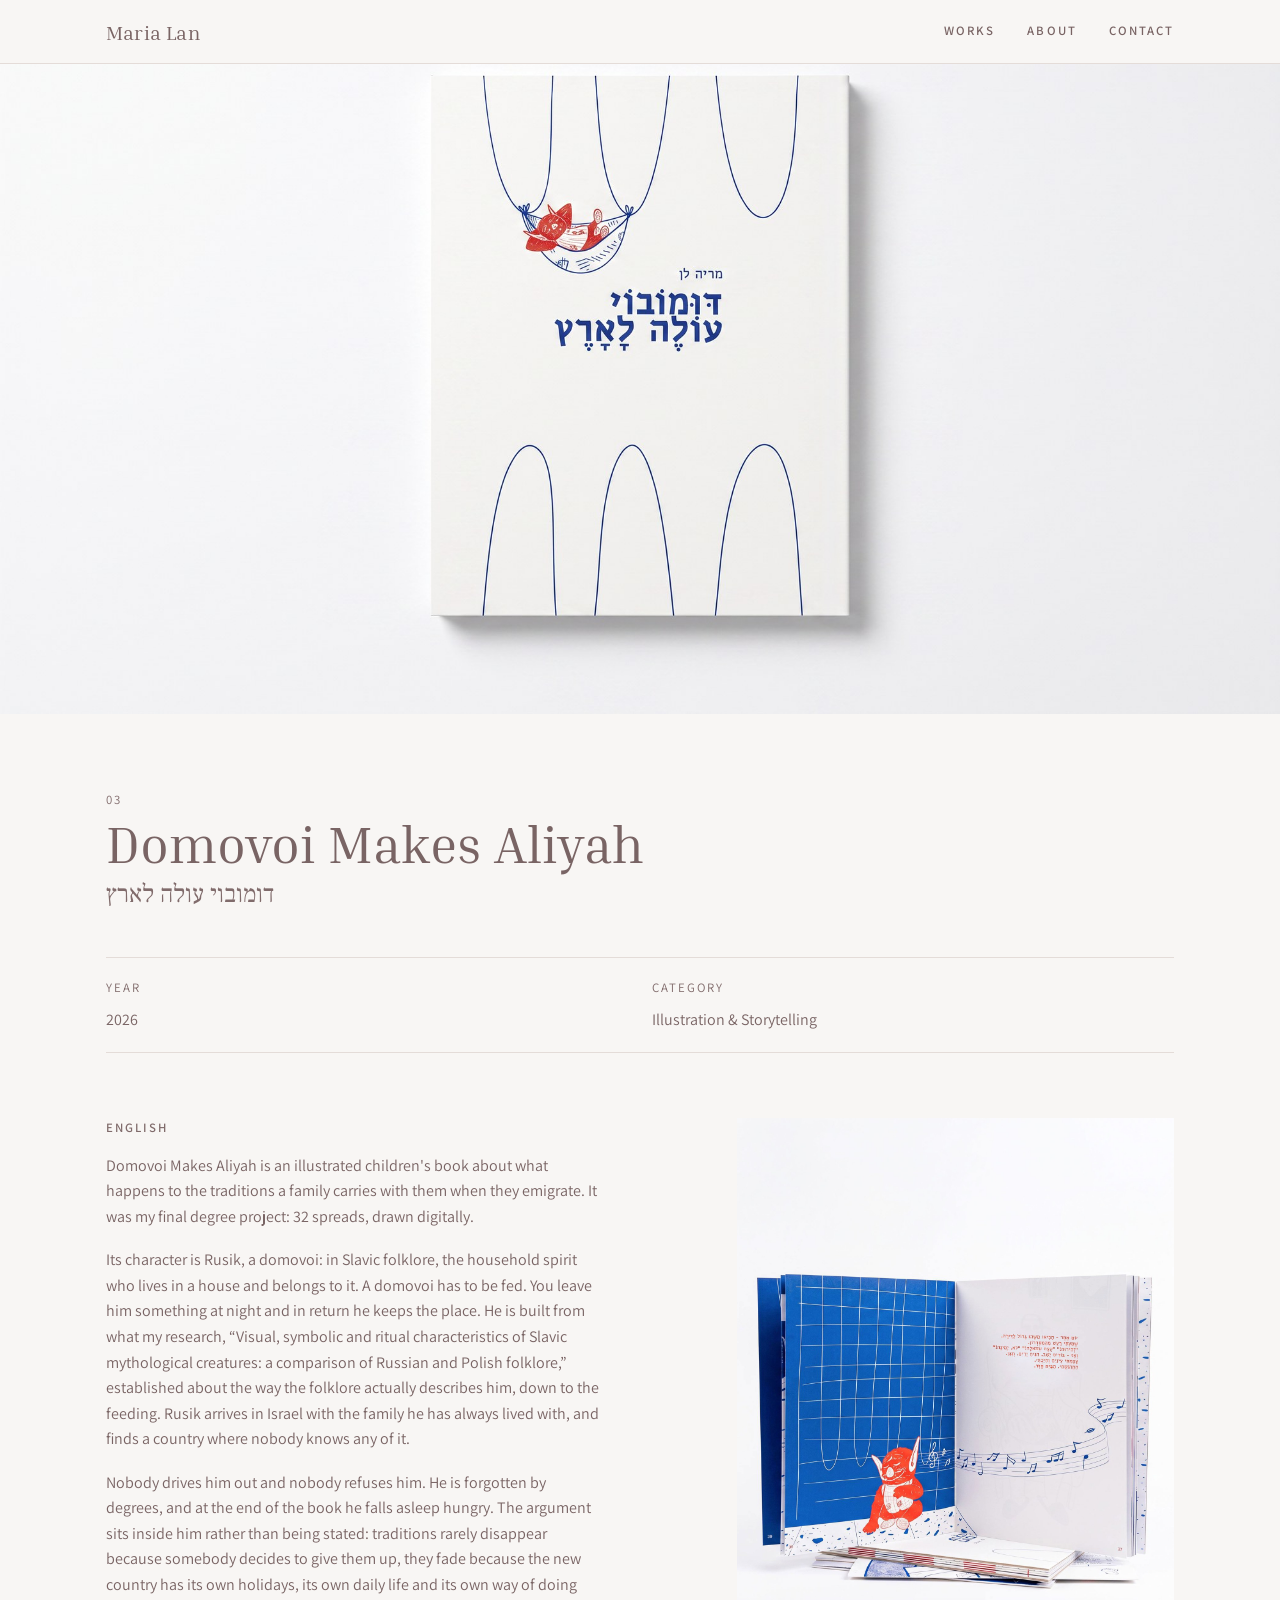
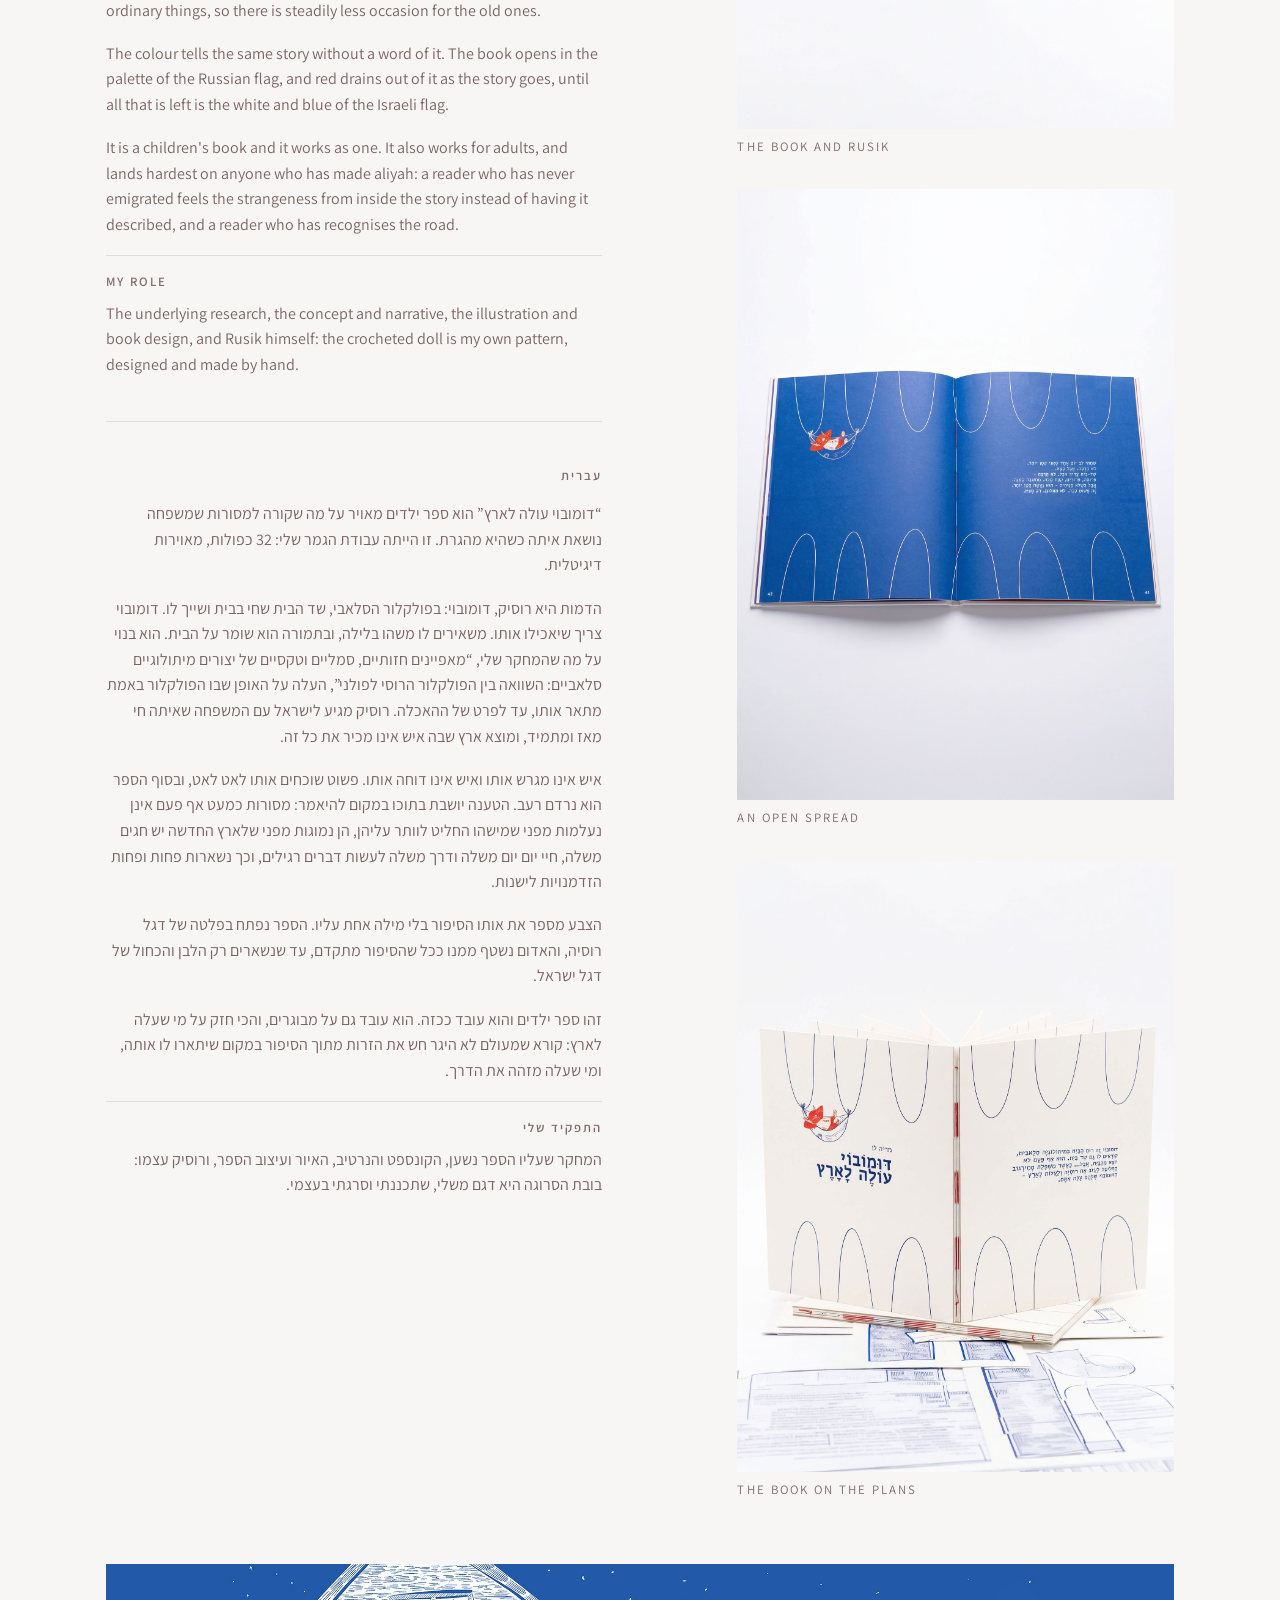
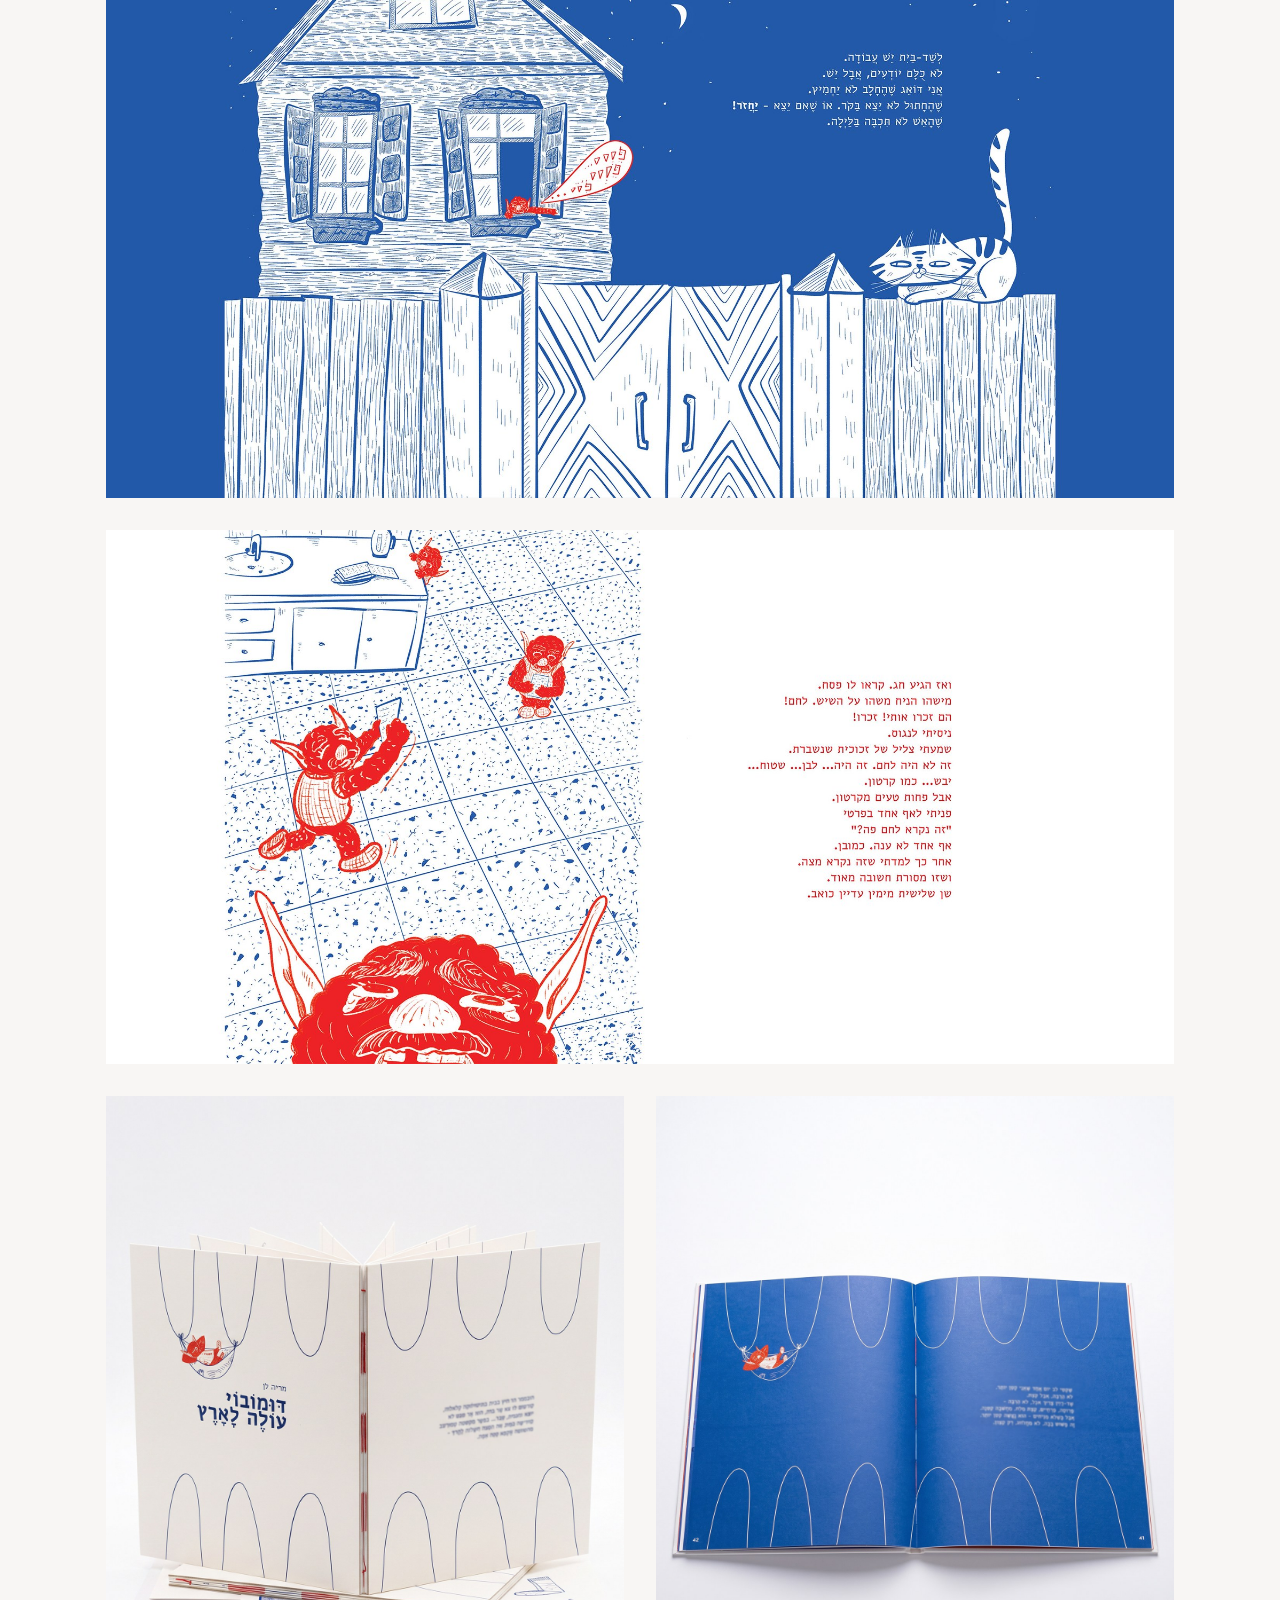
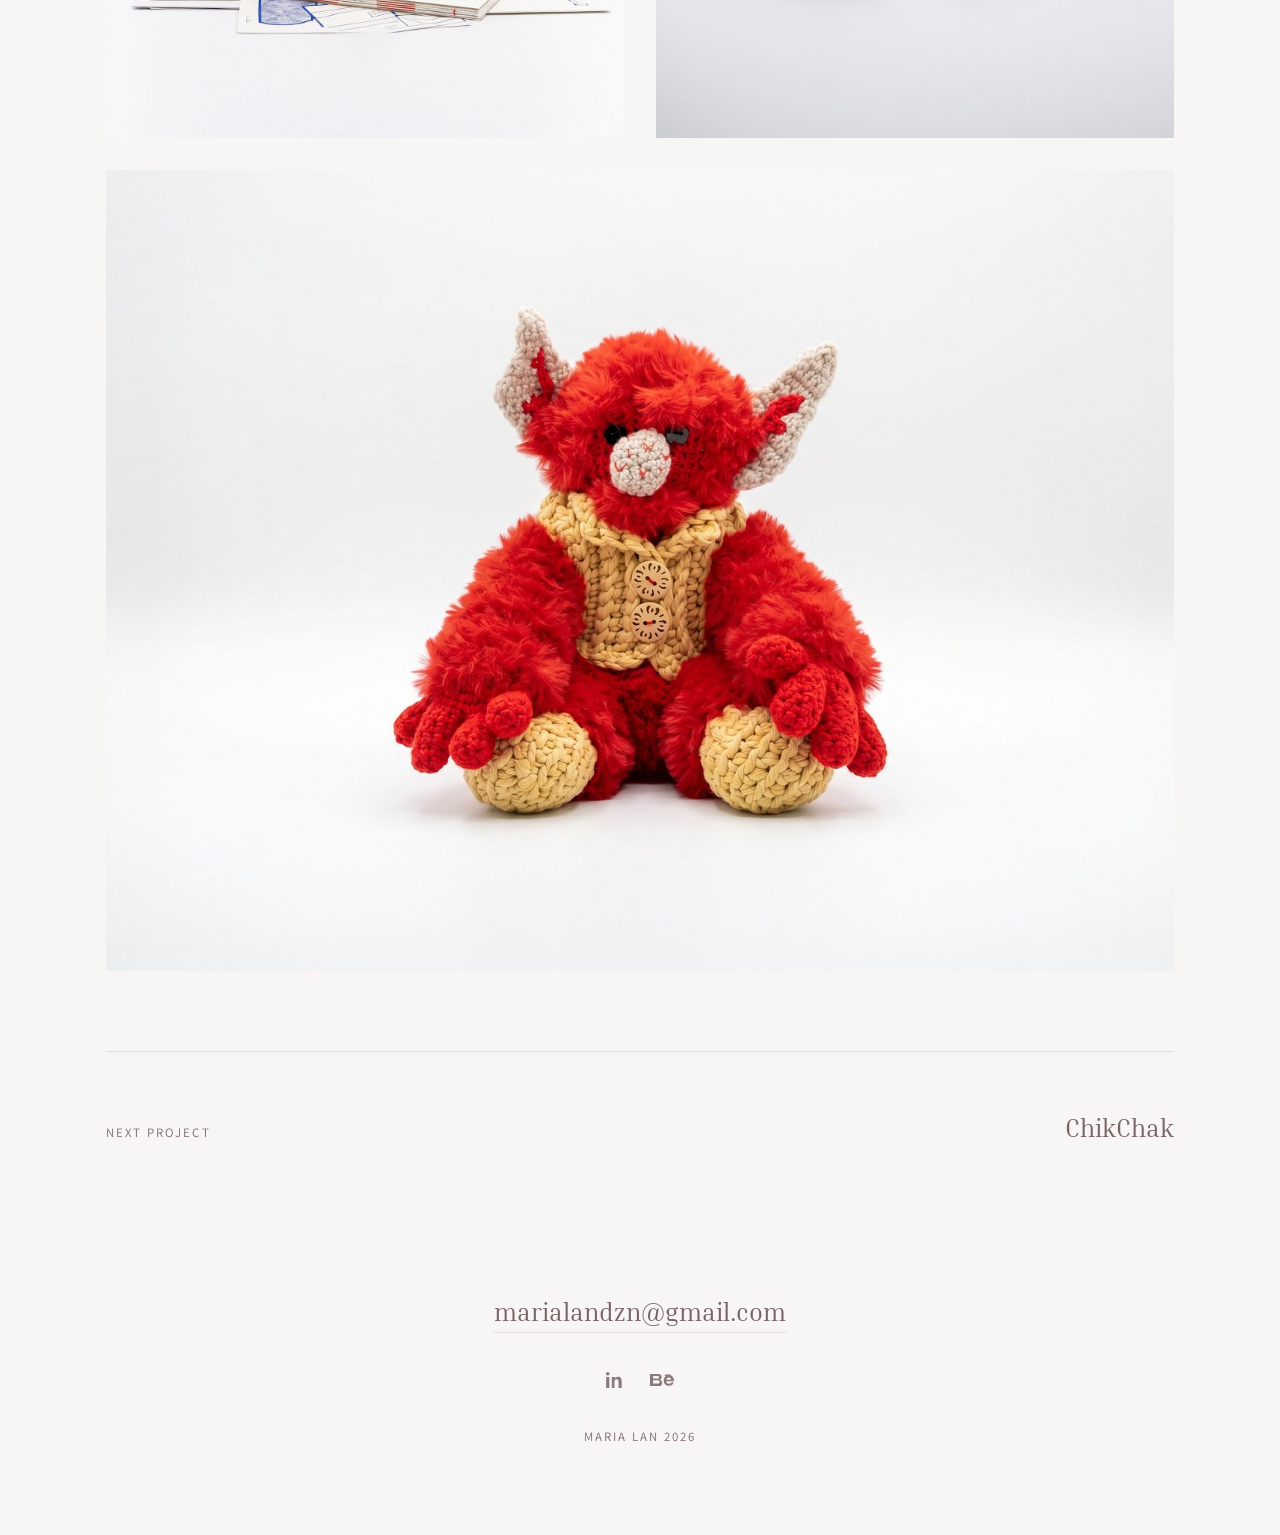
<file: projects/domovoy.html>
<!DOCTYPE html>
<html lang="en">
<head>
  <meta charset="UTF-8" />
  <meta name="viewport" content="width=device-width, initial-scale=1.0" />
  <title>דומובוי עולה לארץ · Maria Lan</title>
  <meta name="description" content="דומובוי עולה לארץ: an illustrated children's book about immigration and the fragility of inherited tradition, built on original folklore research." />

  <!-- ============================================================
       LINK PREVIEW (Open Graph + Twitter)
       Without these a link to the site arrives in WhatsApp, LinkedIn or
       Slack as a bare URL. The card is a real 1200x630 file per page, so
       no platform has to invent a crop of its own. Built by hand from the
       header pictures; rebuild one by re-running the snippet in
       assets/projects/README.md if a header changes.
  ============================================================ -->
  <meta property="og:type" content="article" />
  <meta property="og:site_name" content="Maria Lan" />
  <meta property="og:locale" content="en_US" />
  <meta property="og:title" content="דומובוי עולה לארץ · Maria Lan" />
  <meta property="og:description" content="דומובוי עולה לארץ: an illustrated children's book about immigration and the fragility of inherited tradition, built on original folklore research." />
  <meta property="og:url" content="https://marialandzn.com/projects/domovoy.html" />
  <meta property="og:image" content="https://marialandzn.com/assets/og/domovoy.jpg?v=36555d38" />
  <meta property="og:image:width" content="1200" />
  <meta property="og:image:height" content="630" />
  <meta property="og:image:alt" content="The printed book, Domovoi Makes Aliyah" />
  <meta name="twitter:card" content="summary_large_image" />
  <link rel="canonical" href="https://marialandzn.com/projects/domovoy.html" />

  <!-- ============================================================
       FAVICON — one of the pressed flowers from the hero, cut out
       and squared. Relative paths, like every other asset here, so
       the site also works when served from a subfolder.
  ============================================================ -->
  <link rel="icon" href="../favicon.ico?v=d142e2e4" sizes="any" />
  <link rel="icon" href="../assets/favicon-32.png?v=c97e5ac1" type="image/png" sizes="32x32" />
  <link rel="icon" href="../assets/favicon-192.png?v=36b42163" type="image/png" sizes="192x192" />
  <link rel="apple-touch-icon" href="../assets/apple-touch-icon.png?v=95194d11" />

  <!-- Fonts and shared styles — identical to the home page -->
  <link rel="preconnect" href="https://fonts.googleapis.com" />
  <link rel="preconnect" href="https://fonts.gstatic.com" crossorigin />
  <link
    href="https://fonts.googleapis.com/css2?family=Inria+Serif:ital,wght@0,300;0,400;0,700;1,300;1,400&family=Frank+Ruhl+Libre:wght@300;400;700&family=Assistant:wght@400;500;600&display=swap"
    rel="stylesheet"
  />
  <link rel="stylesheet" href="../assets/styles.css?v=0b12e63e" />
</head>

<body>
  <!-- ============================================================
       NAVIGATION
  ============================================================ -->
  <nav class="nav" id="nav">
    <div class="nav__inner">
      <a href="../index.html" class="nav__brand">Maria Lan</a>
      <ul class="nav__links">
        <li><a href="../index.html#works">Works</a></li>
        <li><a href="../index.html#about">About</a></li>
        <li><a href="../index.html#contact">Contact</a></li>
      </ul>
    </div>
  </nav>

  <!-- ============================================================
       COVER — assets/projects/domovoy/01
  ============================================================ -->
  <section class="project-hero" style="aspect-ratio: 2000 / 1116;">
    <img src="../assets/projects/domovoy/hero.jpg?v=2766874a" width="2000" height="1116" alt="Domovoi Makes Aliyah, the printed book" />
  </section>

  <!-- ============================================================
       HEADING + DETAILS
       // FILL IN: the one-line description below
  ============================================================ -->
  <section class="project-head">
    <div class="container reveal">
      <span class="project-index">03</span>
      <h1 class="project-title">Domovoi Makes Aliyah</h1>
      <p class="project-title-he" lang="he" dir="rtl">דומובוי עולה לארץ</p>

      <dl class="project-meta">
        <div><dt>Year</dt><dd>2026</dd></div>
        <div><dt>Category</dt><dd>Illustration &amp; Storytelling</dd></div>
      </dl>
    </div>
  </section>

  <!-- ============================================================
       WRITE-UP — English first, Hebrew below.
       The Hebrew block carries lang="he" dir="rtl", which flips both
       the reading order and the alignment on its own.
  ============================================================ -->
  <section class="container">
    <div class="project-body reveal">
      <div class="project-body__text">
        <div class="project-text" lang="en">
          <span class="project-text__label">English</span>
          <p>Domovoi Makes Aliyah is an illustrated children's book about what happens to the traditions a family carries with them when they emigrate. It was my final degree project: 32 spreads, drawn digitally.</p>
          <p>Its character is Rusik, a domovoi: in Slavic folklore, the household spirit who lives in a house and belongs to it. A domovoi has to be fed. You leave him something at night and in return he keeps the place. He is built from what my research, “Visual, symbolic and ritual characteristics of Slavic mythological creatures: a comparison of Russian and Polish folklore,” established about the way the folklore actually describes him, down to the feeding. Rusik arrives in Israel with the family he has always lived with, and finds a country where nobody knows any of it.</p>
          <p>Nobody drives him out and nobody refuses him. He is forgotten by degrees, and at the end of the book he falls asleep hungry. The argument sits inside him rather than being stated: traditions rarely disappear because somebody decides to give them up, they fade because the new country has its own holidays, its own daily life and its own way of doing ordinary things, so there is steadily less occasion for the old ones.</p>
          <p>The colour tells the same story without a word of it. The book opens in the palette of the Russian flag, and red drains out of it as the story goes, until all that is left is the white and blue of the Israeli flag.</p>
          <p>It is a children's book and it works as one. It also works for adults, and lands hardest on anyone who has made aliyah: a reader who has never emigrated feels the strangeness from inside the story instead of having it described, and a reader who has recognises the road.</p>
          <p class="project-role"><span class="project-role__label">My role</span>The underlying research, the concept and narrative, the illustration and book design, and Rusik himself: the crocheted doll is my own pattern, designed and made by hand.</p>
        </div>

        <div class="project-text project-text--he" lang="he" dir="rtl">
          <span class="project-text__label">עברית</span>
          <p>“דומובוי עולה לארץ” הוא ספר ילדים מאויר על מה שקורה למסורות שמשפחה נושאת איתה כשהיא מהגרת. זו הייתה עבודת הגמר שלי: 32 כפולות, מאוירות דיגיטלית.</p>
          <p>הדמות היא רוסיק, דומובוי: בפולקלור הסלאבי, שד הבית שחי בבית ושייך לו. דומובוי צריך שיאכילו אותו. משאירים לו משהו בלילה, ובתמורה הוא שומר על הבית. הוא בנוי על מה שהמחקר שלי, “מאפיינים חזותיים, סמליים וטקסיים של יצורים מיתולוגיים סלאביים: השוואה בין הפולקלור הרוסי לפולני”, העלה על האופן שבו הפולקלור באמת מתאר אותו, עד לפרט של ההאכלה. רוסיק מגיע לישראל עם המשפחה שאיתה חי מאז ומתמיד, ומוצא ארץ שבה איש אינו מכיר את כל זה.</p>
          <p>איש אינו מגרש אותו ואיש אינו דוחה אותו. פשוט שוכחים אותו לאט לאט, ובסוף הספר הוא נרדם רעב. הטענה יושבת בתוכו במקום להיאמר: מסורות כמעט אף פעם אינן נעלמות מפני שמישהו החליט לוותר עליהן, הן נמוגות מפני שלארץ החדשה יש חגים משלה, חיי יום יום משלה ודרך משלה לעשות דברים רגילים, וכך נשארות פחות ופחות הזדמנויות לישנות.</p>
          <p>הצבע מספר את אותו הסיפור בלי מילה אחת עליו. הספר נפתח בפלטה של דגל רוסיה, והאדום נשטף ממנו ככל שהסיפור מתקדם, עד שנשארים רק הלבן והכחול של דגל ישראל.</p>
          <p>זהו ספר ילדים והוא עובד ככזה. הוא עובד גם על מבוגרים, והכי חזק על מי שעלה לארץ: קורא שמעולם לא היגר חש את הזרות מתוך הסיפור במקום שיתארו לו אותה, ומי שעלה מזהה את הדרך.</p>
          <p class="project-role"><span class="project-role__label">התפקיד שלי</span>המחקר שעליו הספר נשען, הקונספט והנרטיב, האיור ועיצוב הספר, ורוסיק עצמו: בובת הסרוגה היא דגם משלי, שתכננתי וסרגתי בעצמי.</p>
        </div>
      </div>

      <!-- Work from this project, lifted out of the gallery below so
           the writing has something to be read against. -->
      <div class="project-body__rail">
        <figure class="media">
          <img src="../assets/projects/domovoy/06.jpg?v=ba2a859e" width="1429" height="2000" alt="The book standing, with the crocheted Rusik beside it" loading="lazy" decoding="async" />
          <figcaption>The book and Rusik</figcaption>
        </figure>

        <figure class="media">
          <img src="../assets/projects/domovoy/07.jpg?v=3203b808" width="1429" height="2000" alt="An open spread, printed in blue" loading="lazy" decoding="async" />
          <figcaption>An open spread</figcaption>
        </figure>

        <figure class="media">
          <img src="../assets/projects/domovoy/08.jpg?v=7909ddc3" width="1429" height="2000" alt="The book open on the architectural plans" loading="lazy" decoding="async" />
          <figcaption>The book on the plans</figcaption>
        </figure>
      </div>
    </div>
  </section>

  <!-- ============================================================
       MEDIA — assets/projects/domovoy/02 onward
       Alternates full and half width. Add a seventh with
       class="media media--full"; drop to five and site.js widens
       the leftover so the grid stays even. Each opens in the
       lightbox. Swap a figure for the video block to show a clip.
  ============================================================ -->
  <section class="container">
    <div class="gallery reveal">
      <figure class="media media--full">
        <img src="../assets/projects/domovoy/01.jpg?v=c15dae8b" width="2000" height="1000" alt="Spread: the house at night" loading="lazy" decoding="async" />
      </figure>

      <figure class="media media--full">
        <img src="../assets/projects/domovoy/04.jpg?v=9e09f1be" width="2000" height="1000" alt="Spread: Rusik in the kitchen" loading="lazy" decoding="async" />
      </figure>

      <figure class="media media--half">
        <img src="../assets/projects/domovoy/02.jpg?v=0b6fb946" width="1340" height="1660" alt="The printed book, standing open" loading="lazy" decoding="async" />
      </figure>

      <figure class="media media--half">
        <img src="../assets/projects/domovoy/03.jpg?v=6d6264c1" width="1340" height="1660" alt="An open spread" loading="lazy" decoding="async" />
      </figure>

      <figure class="media media--full">
        <img src="../assets/projects/domovoy/05.jpg?v=8c54bbfb" width="2000" height="1500" alt="Crocheted Rusik doll" loading="lazy" decoding="async" />
      </figure>
    </div>
  </section>

  <!-- ============================================================
       NEXT PROJECT
  ============================================================ -->
  <section class="container">
    <a href="chik-chak.html" class="project-next">
      <span class="project-next__label">Next project</span>
      <span class="project-next__title">ChikChak</span>
    </a>
  </section>

  <!-- ============================================================
       FOOTER / CONTACT
  ============================================================ -->
  <footer class="footer" id="contact">
    <div class="container reveal">
      <a href="mailto:marialandzn@gmail.com" class="footer__email">marialandzn@gmail.com</a>

      <div class="footer__social">
        <a href="https://www.linkedin.com/in/maria-lan-619102313/" aria-label="LinkedIn" target="_blank" rel="noopener noreferrer">
          <svg class="icon-linkedin" viewBox="0 1 22.56 23" fill="currentColor" aria-hidden="true">
            <path d="M4.98 3.5C4.98 4.88 3.87 6 2.5 6S0 4.88 0 3.5 1.12 1 2.5 1s2.48 1.12 2.48 2.5zM.22 8.02h4.56V24H.22V8.02zM8.34 8.02h4.37v2.18h.06c.61-1.15 2.1-2.36 4.32-2.36 4.62 0 5.47 3.04 5.47 7v9.16h-4.56v-8.12c0-1.94-.03-4.43-2.7-4.43-2.7 0-3.12 2.11-3.12 4.29V24H8.34V8.02z"/>
          </svg>
        </a>
        <a href="https://www.behance.net/mariashadrina2" aria-label="Behance" target="_blank" rel="noopener noreferrer">
          <svg class="icon-behance" viewBox="1 9.2 23.43 12.23" fill="currentColor" aria-hidden="true">
            <path d="M8.8 9.2c.53 0 1.02.05 1.46.16.44.1.82.28 1.13.52.31.24.55.56.72.95.17.39.25.87.25 1.44 0 .61-.14 1.12-.42 1.53-.28.41-.69.74-1.24 1 .75.21 1.31.59 1.68 1.13.37.54.55 1.19.55 1.95 0 .62-.12 1.15-.36 1.6-.24.45-.56.82-.97 1.11-.41.29-.87.5-1.4.64-.53.14-1.07.2-1.63.2H1V9.2h7.8zm-.47 4.53c.44 0 .8-.1 1.08-.31.28-.21.42-.55.42-1.02 0-.26-.05-.48-.14-.65-.09-.17-.22-.3-.38-.4-.16-.1-.35-.16-.56-.2-.21-.04-.43-.05-.66-.05H4.03v2.62h4.3zm.24 4.76c.25 0 .48-.02.7-.07.22-.05.42-.13.58-.24.16-.11.3-.27.4-.46.1-.19.15-.44.15-.74 0-.59-.17-1.01-.5-1.27-.33-.25-.78-.38-1.33-.38H4.03v3.16h4.54zM17.9 18.13c.41.4 1 .6 1.77.6.55 0 1.03-.14 1.42-.42.39-.28.63-.57.72-.88h2.42c-.39 1.2-.98 2.06-1.79 2.58-.8.52-1.77.78-2.91.78-.79 0-1.5-.13-2.14-.38-.63-.25-1.17-.61-1.61-1.08-.44-.47-.78-1.02-1.02-1.67-.24-.65-.36-1.36-.36-2.14 0-.75.12-1.45.37-2.09.25-.64.6-1.2 1.05-1.66.45-.46.99-.83 1.62-1.09.63-.26 1.33-.39 2.09-.39.85 0 1.6.16 2.24.49.64.33 1.16.77 1.57 1.32.41.55.7 1.18.88 1.89.18.71.24 1.45.19 2.22h-7.44c0 .8.27 1.51.68 1.91zM21 13.13c-.33-.36-.87-.55-1.56-.55-.45 0-.83.08-1.13.23-.3.15-.54.34-.72.56-.18.22-.3.45-.37.7-.07.25-.11.47-.12.66h4.61c-.07-.72-.32-1.24-.71-1.6zM15.5 9.6h5.75v1.4H15.5V9.6z"/>
          </svg>
        </a>
      </div>

      <p class="footer__copy">Maria Lan 2026</p>
    </div>
  </footer>

  <!-- Lightbox — shared markup, holds an image or a video -->
  <div class="lightbox" id="lightbox" role="dialog" aria-modal="true" aria-label="Media viewer">
    <button class="lightbox__close" id="lightboxClose" aria-label="Close">&times;</button>
    <div class="lightbox__stage" id="lightboxStage"></div>
  </div>

  <script src="../assets/site.js?v=118f352a"></script>
</body>
</html>
</file>
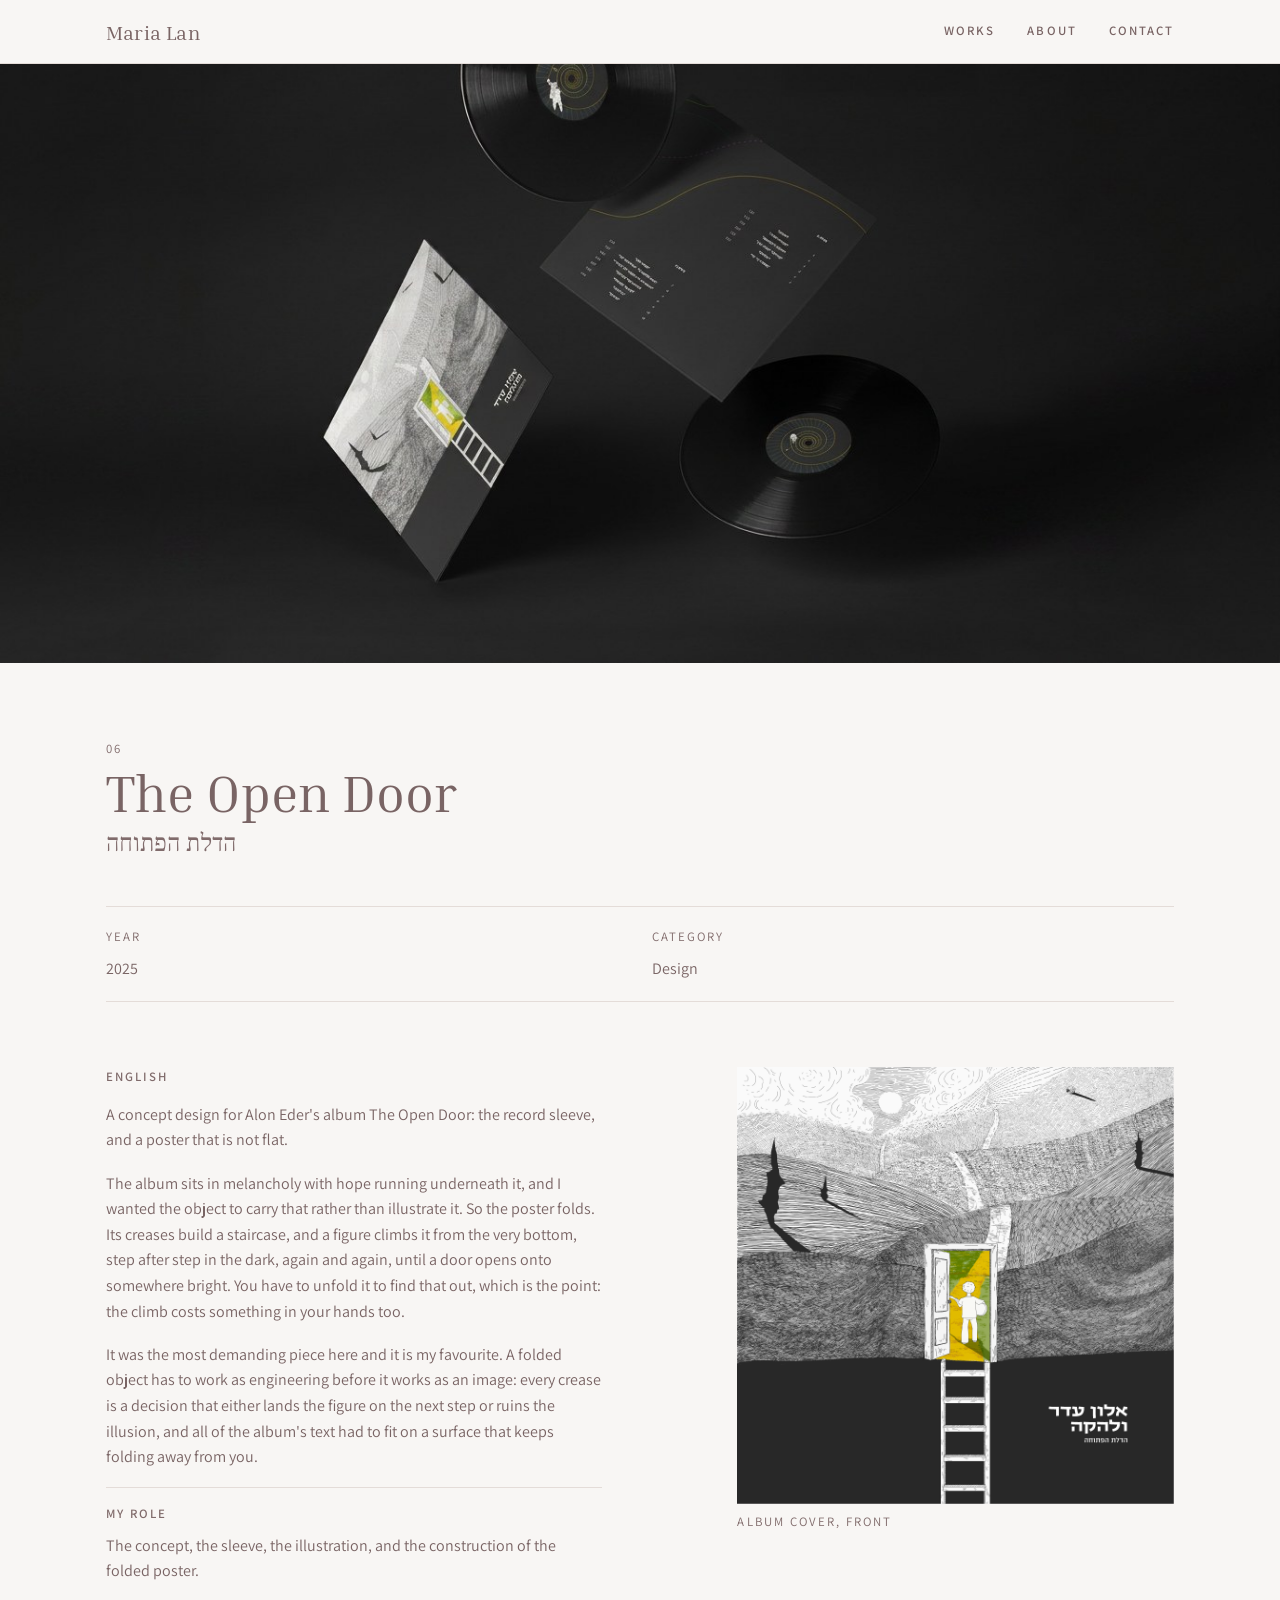
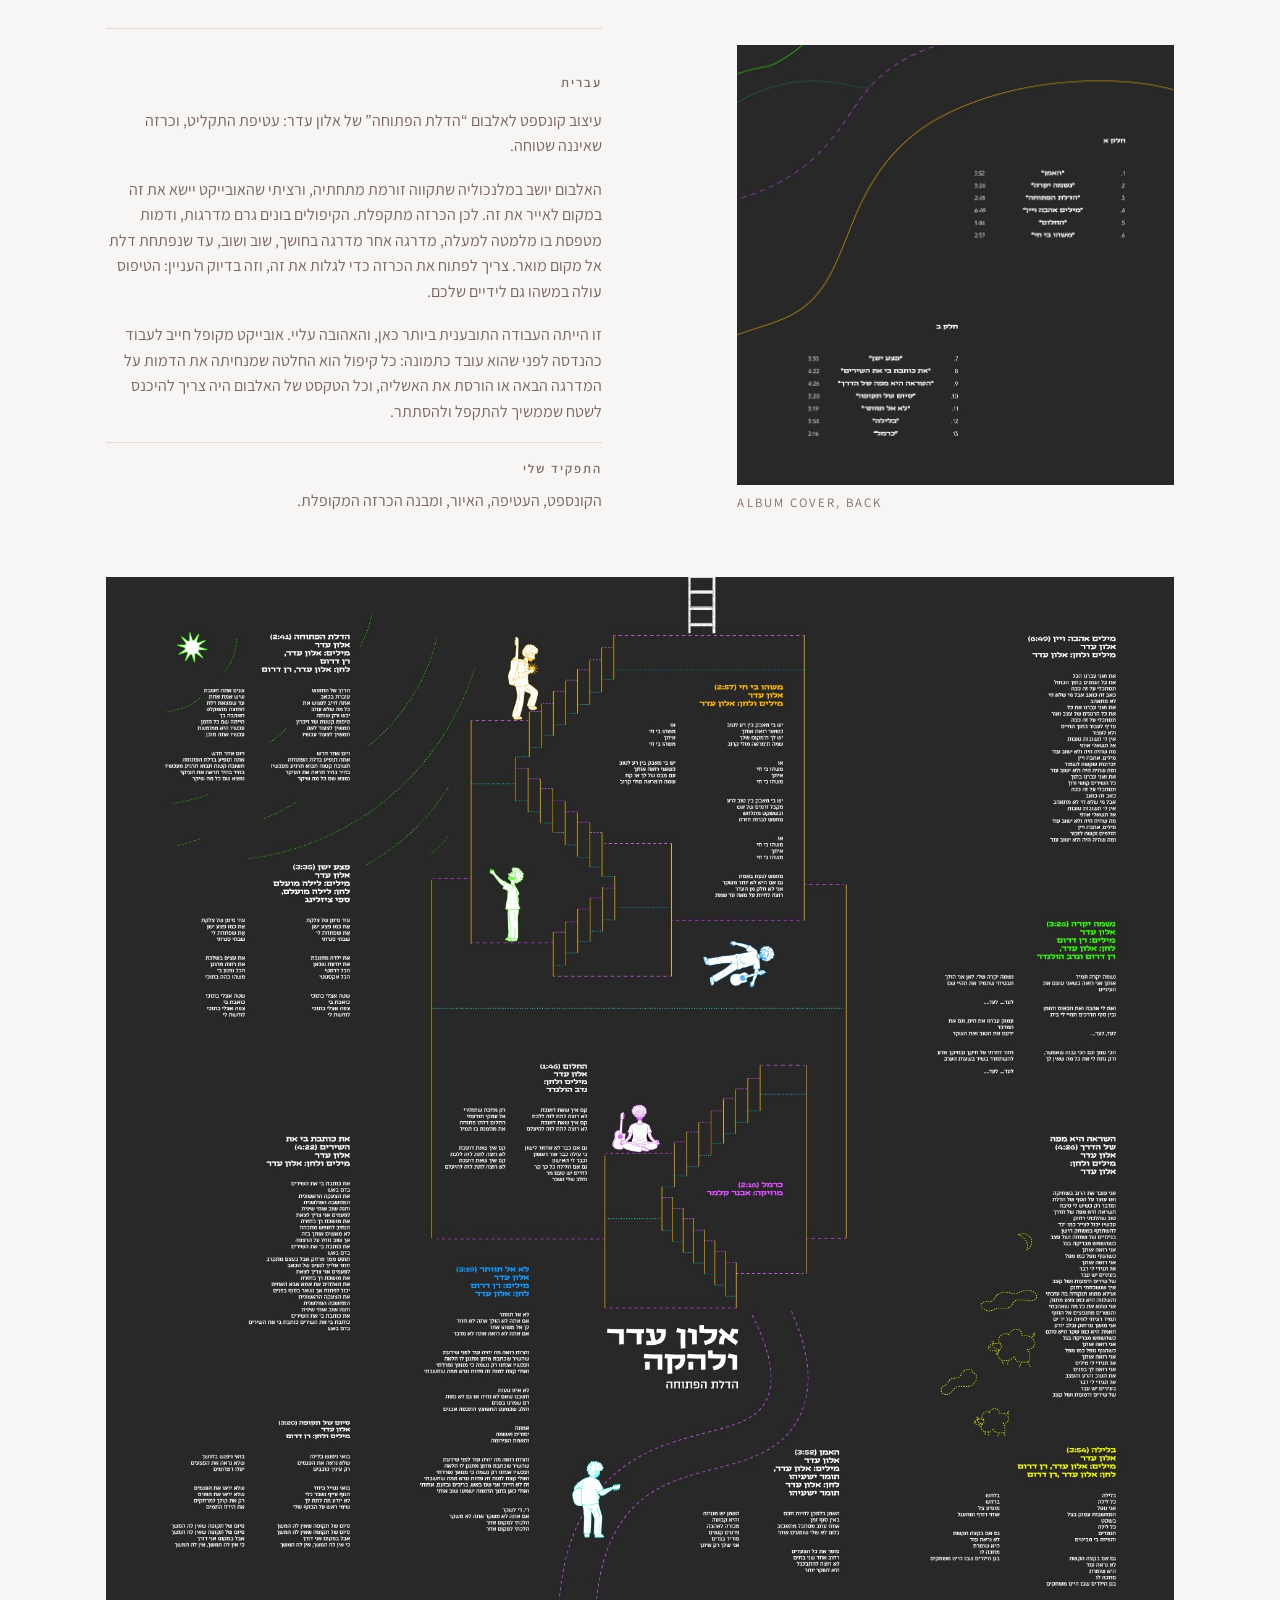
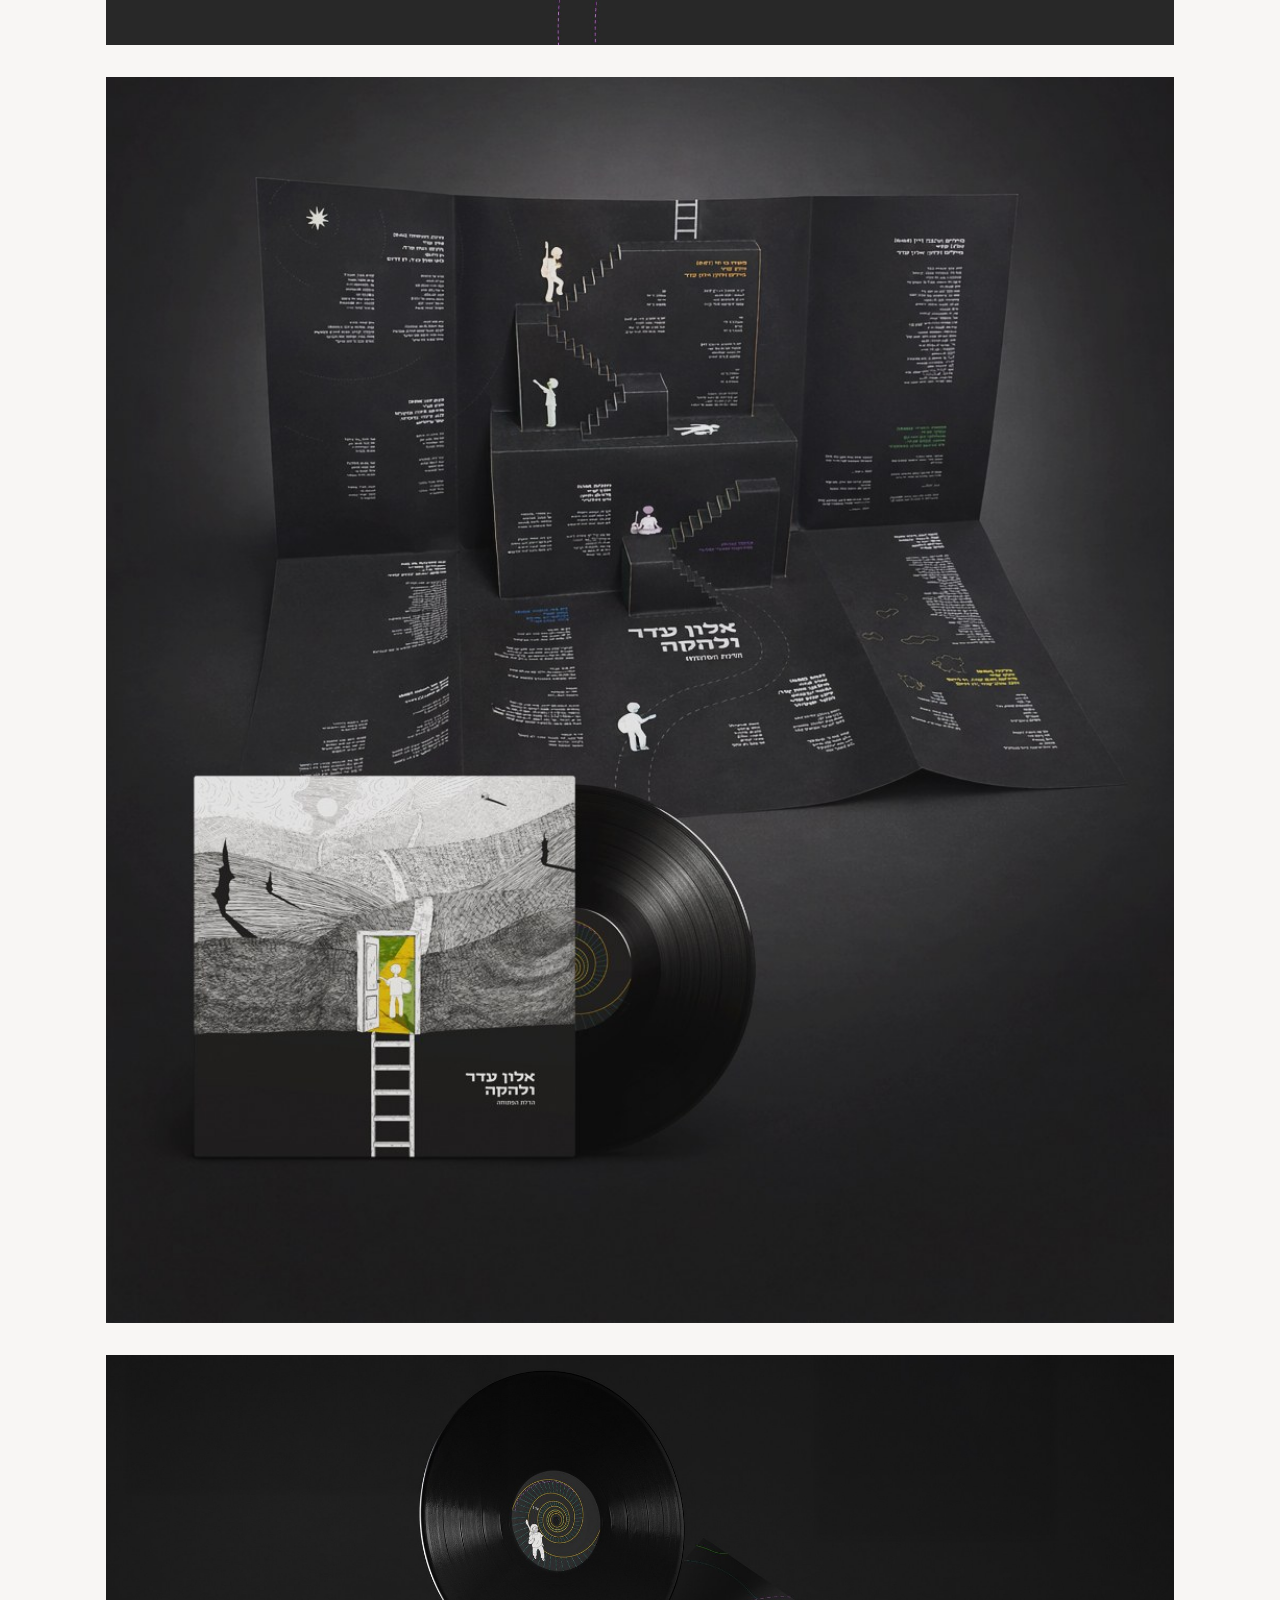
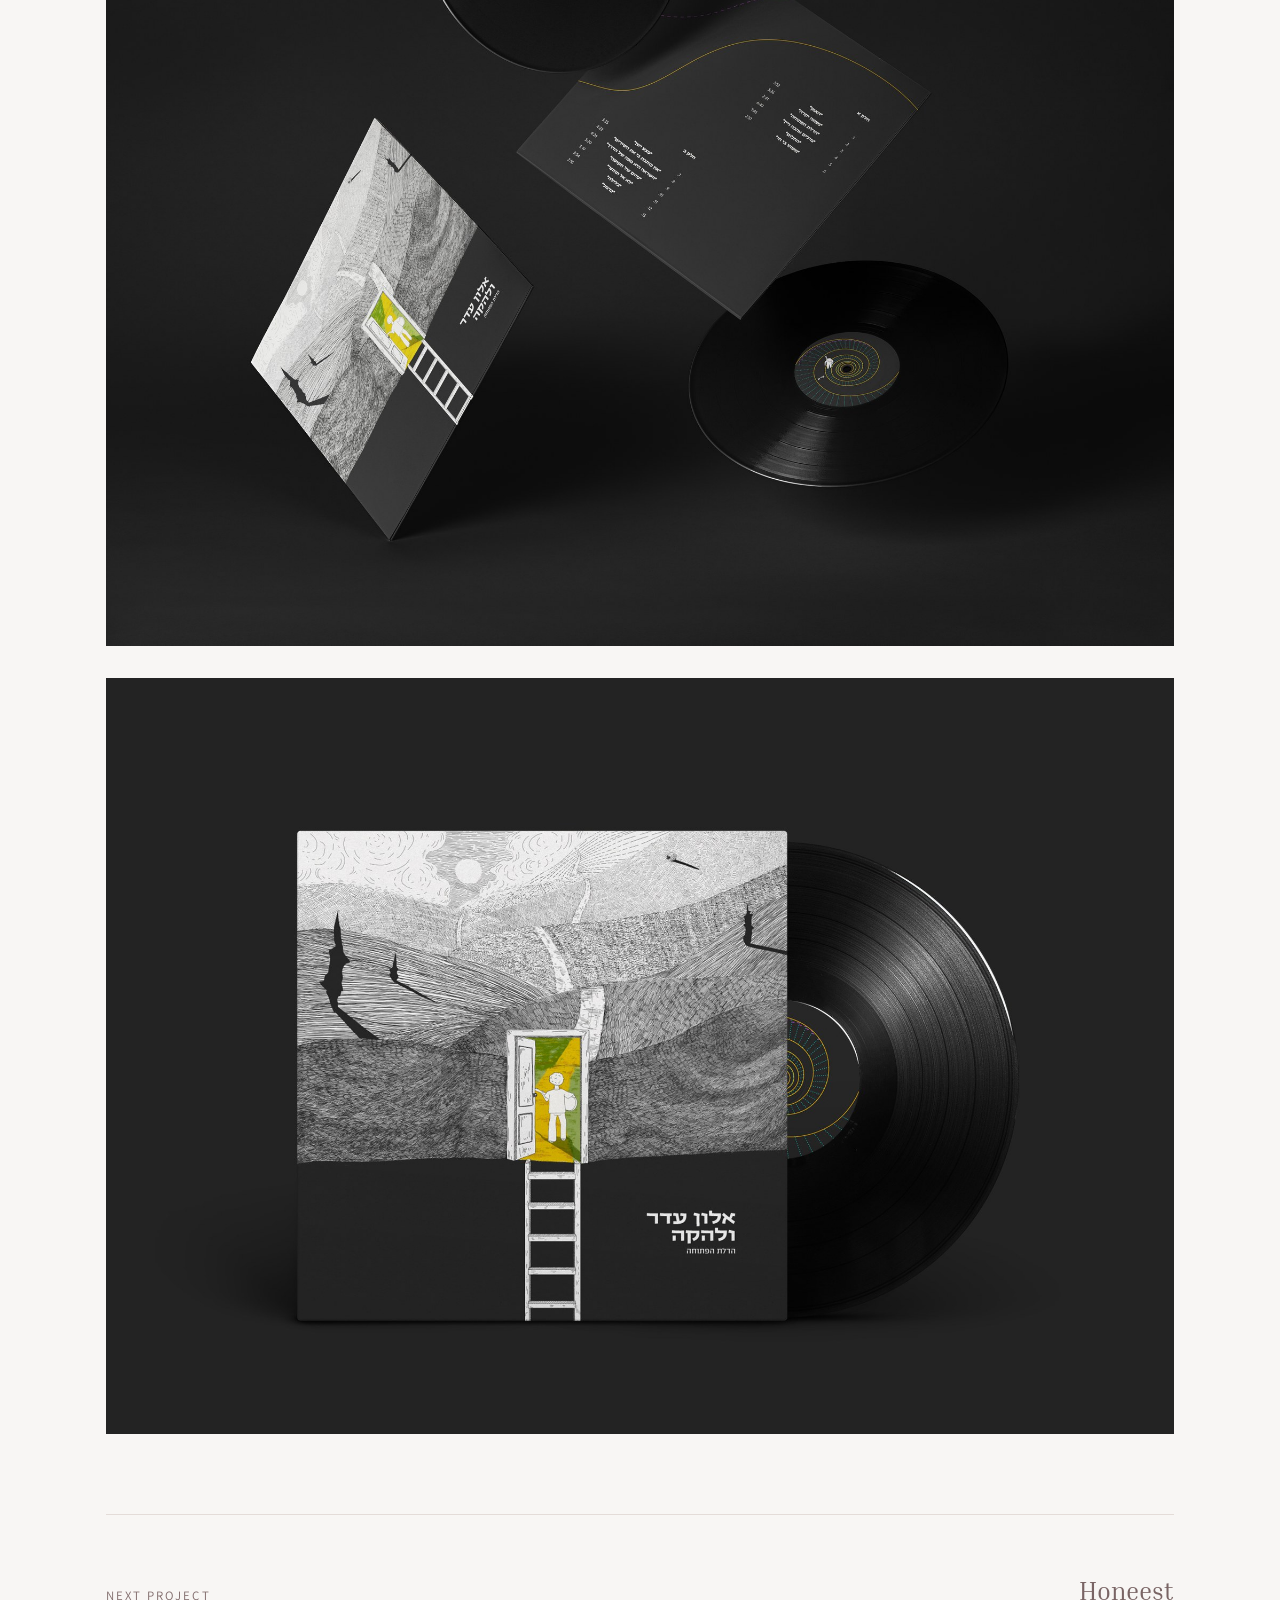
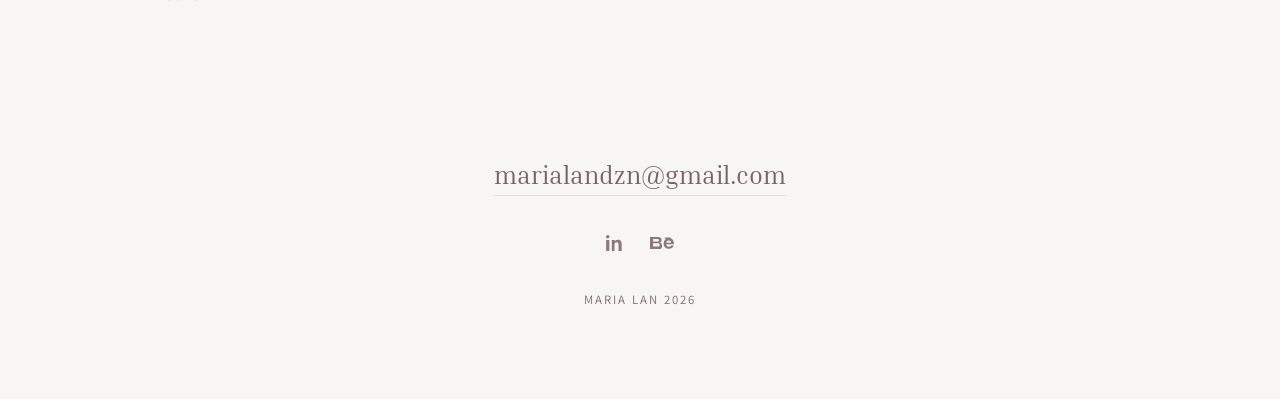
<file: projects/hadelet-haptucha.html>
<!DOCTYPE html>
<html lang="en">
<head>
  <meta charset="UTF-8" />
  <meta name="viewport" content="width=device-width, initial-scale=1.0" />
  <title>The Open Door · Maria Lan</title>
  <meta name="description" content="הדלת הפתוחה: a concept sleeve for Alon Eder's album, with a poster that folds into a staircase you climb toward the light." />

  <!-- ============================================================
       LINK PREVIEW (Open Graph + Twitter)
       Without these a link to the site arrives in WhatsApp, LinkedIn or
       Slack as a bare URL. The card is a real 1200x630 file per page, so
       no platform has to invent a crop of its own. Built by hand from the
       header pictures; rebuild one by re-running the snippet in
       assets/projects/README.md if a header changes.
  ============================================================ -->
  <meta property="og:type" content="article" />
  <meta property="og:site_name" content="Maria Lan" />
  <meta property="og:locale" content="en_US" />
  <meta property="og:title" content="The Open Door · Maria Lan" />
  <meta property="og:description" content="הדלת הפתוחה: a concept sleeve for Alon Eder's album, with a poster that folds into a staircase you climb toward the light." />
  <meta property="og:url" content="https://marialandzn.com/projects/hadelet-haptucha.html" />
  <meta property="og:image" content="https://marialandzn.com/assets/og/hadelet-haptucha.jpg?v=81dc4f5e" />
  <meta property="og:image:width" content="1200" />
  <meta property="og:image:height" content="630" />
  <meta property="og:image:alt" content="The Open Door sleeve with two records" />
  <meta name="twitter:card" content="summary_large_image" />
  <link rel="canonical" href="https://marialandzn.com/projects/hadelet-haptucha.html" />

  <!-- ============================================================
       FAVICON — one of the pressed flowers from the hero, cut out
       and squared. Relative paths, like every other asset here, so
       the site also works when served from a subfolder.
  ============================================================ -->
  <link rel="icon" href="../favicon.ico?v=d142e2e4" sizes="any" />
  <link rel="icon" href="../assets/favicon-32.png?v=c97e5ac1" type="image/png" sizes="32x32" />
  <link rel="icon" href="../assets/favicon-192.png?v=36b42163" type="image/png" sizes="192x192" />
  <link rel="apple-touch-icon" href="../assets/apple-touch-icon.png?v=95194d11" />

  <!-- Fonts and shared styles, identical to the home page -->
  <link rel="preconnect" href="https://fonts.googleapis.com" />
  <link rel="preconnect" href="https://fonts.gstatic.com" crossorigin />
  <link href="https://fonts.googleapis.com/css2?family=Inria+Serif:ital,wght@0,300;0,400;0,700;1,300;1,400&family=Frank+Ruhl+Libre:wght@300;400;700&family=Assistant:wght@400;500;600&display=swap" rel="stylesheet" />
  <link rel="stylesheet" href="../assets/styles.css?v=0b12e63e" />
</head>

<body>
  <!-- ============================================================
       NAVIGATION
  ============================================================ -->
  <nav class="nav" id="nav">
    <div class="nav__inner">
      <a href="../index.html" class="nav__brand">Maria Lan</a>
      <ul class="nav__links">
        <li><a href="../index.html#works">Works</a></li>
        <li><a href="../index.html#about">About</a></li>
        <li><a href="../index.html#contact">Contact</a></li>
      </ul>
    </div>
  </nav>

  <!-- ============================================================
       COVER
  ============================================================ -->
  <section class="project-hero" style="aspect-ratio: 1376 / 713;">
    <img src="../assets/projects/hadelet-haptucha/hero.jpg?v=40792e90" width="1376" height="713" alt="The Open Door, cover" />
  </section>

  <!-- ============================================================
       HEADING + DETAILS
  ============================================================ -->
  <section class="project-head">
    <div class="container reveal">
      <span class="project-index">06</span>
      <h1 class="project-title">The Open Door</h1>
      <p class="project-title-he" lang="he" dir="rtl">הדלת הפתוחה</p>

      <dl class="project-meta">
        <div><dt>Year</dt><dd>2025</dd></div>
        <div><dt>Category</dt><dd>Design</dd></div>
      </dl>
    </div>
  </section>

  <!-- ============================================================
       WRITE-UP — English first, Hebrew below
  ============================================================ -->
  <section class="container">
    <div class="project-body reveal">
      <div class="project-body__text">
        <div class="project-text" lang="en">
          <span class="project-text__label">English</span>
          <p>A concept design for Alon Eder's album The Open Door: the record sleeve, and a poster that is not flat.</p>
          <p>The album sits in melancholy with hope running underneath it, and I wanted the object to carry that rather than illustrate it. So the poster folds. Its creases build a staircase, and a figure climbs it from the very bottom, step after step in the dark, again and again, until a door opens onto somewhere bright. You have to unfold it to find that out, which is the point: the climb costs something in your hands too.</p>
          <p>It was the most demanding piece here and it is my favourite. A folded object has to work as engineering before it works as an image: every crease is a decision that either lands the figure on the next step or ruins the illusion, and all of the album's text had to fit on a surface that keeps folding away from you.</p>
          <p class="project-role"><span class="project-role__label">My role</span>The concept, the sleeve, the illustration, and the construction of the folded poster.</p>
        </div>

        <div class="project-text project-text--he" lang="he" dir="rtl">
          <span class="project-text__label">עברית</span>
          <p>עיצוב קונספט לאלבום “הדלת הפתוחה” של אלון עדר: עטיפת התקליט, וכרזה שאיננה שטוחה.</p>
          <p>האלבום יושב במלנכוליה שתקווה זורמת מתחתיה, ורציתי שהאובייקט יישא את זה במקום לאייר את זה. לכן הכרזה מתקפלת. הקיפולים בונים גרם מדרגות, ודמות מטפסת בו מלמטה למעלה, מדרגה אחר מדרגה בחושך, שוב ושוב, עד שנפתחת דלת אל מקום מואר. צריך לפתוח את הכרזה כדי לגלות את זה, וזה בדיוק העניין: הטיפוס עולה במשהו גם לידיים שלכם.</p>
          <p>זו הייתה העבודה התובענית ביותר כאן, והאהובה עליי. אובייקט מקופל חייב לעבוד כהנדסה לפני שהוא עובד כתמונה: כל קיפול הוא החלטה שמנחיתה את הדמות על המדרגה הבאה או הורסת את האשליה, וכל הטקסט של האלבום היה צריך להיכנס לשטח שממשיך להתקפל ולהסתתר.</p>
          <p class="project-role"><span class="project-role__label">התפקיד שלי</span>הקונספט, העטיפה, האיור, ומבנה הכרזה המקופלת.</p>
        </div>
      </div>

      <!-- Work from this project, lifted out of the gallery below so
           the writing has something to be read against. -->
      <div class="project-body__rail">
        <figure class="media media--cutout">
          <img src="../assets/projects/hadelet-haptucha/02.png?v=b670f299" width="918" height="918" alt="Album cover, front" loading="lazy" decoding="async" />
          <figcaption>Album cover, front</figcaption>
        </figure>

        <figure class="media">
          <img src="../assets/projects/hadelet-haptucha/03.jpg?v=44cb1a35" width="889" height="896" alt="Album cover, back, with the track list" loading="lazy" decoding="async" />
          <figcaption>Album cover, back</figcaption>
        </figure>
      </div>
    </div>
  </section>

  <!-- ============================================================
       MEDIA
  ============================================================ -->
  <section class="container">
    <div class="gallery reveal">
      <figure class="media media--full">
        <img src="../assets/projects/hadelet-haptucha/01.jpg?v=e7798a39" width="1729" height="1729" alt="The folded poster, opened flat" loading="lazy" decoding="async" />
      </figure>

      <figure class="media media--full">
        <img src="../assets/projects/hadelet-haptucha/04.jpg?v=2c899e05" width="1024" height="1195" alt="The gatefold poster unfolded beside the record" loading="lazy" decoding="async" />
      </figure>

      <figure class="media media--full">
        <img src="../assets/projects/hadelet-haptucha/07.jpg?v=07692dba" width="2000" height="1667" alt="Sleeve and discs in mid-air" loading="lazy" decoding="async" />
      </figure>

      <figure class="media media--full">
        <img src="../assets/projects/hadelet-haptucha/08.jpg?v=2c9636c2" width="2000" height="1417" alt="Album sleeve and vinyl" loading="lazy" decoding="async" />
      </figure>
    </div>
  </section>

  <!-- ============================================================
       NEXT PROJECT
  ============================================================ -->
  <section class="container">
    <a href="honeest.html" class="project-next">
      <span class="project-next__label">Next project</span>
      <span class="project-next__title" dir="auto">Honeest</span>
    </a>
  </section>

  <!-- ============================================================
       FOOTER / CONTACT
  ============================================================ -->
  <footer class="footer" id="contact">
    <div class="container reveal">
      <a href="mailto:marialandzn@gmail.com" class="footer__email">marialandzn@gmail.com</a>

      <div class="footer__social">
        <a href="https://www.linkedin.com/in/maria-lan-619102313/" aria-label="LinkedIn" target="_blank" rel="noopener noreferrer">
          <svg class="icon-linkedin" viewBox="0 1 22.56 23" fill="currentColor" aria-hidden="true">
            <path d="M4.98 3.5C4.98 4.88 3.87 6 2.5 6S0 4.88 0 3.5 1.12 1 2.5 1s2.48 1.12 2.48 2.5zM.22 8.02h4.56V24H.22V8.02zM8.34 8.02h4.37v2.18h.06c.61-1.15 2.1-2.36 4.32-2.36 4.62 0 5.47 3.04 5.47 7v9.16h-4.56v-8.12c0-1.94-.03-4.43-2.7-4.43-2.7 0-3.12 2.11-3.12 4.29V24H8.34V8.02z"/>
          </svg>
        </a>
        <a href="https://www.behance.net/mariashadrina2" aria-label="Behance" target="_blank" rel="noopener noreferrer">
          <svg class="icon-behance" viewBox="1 9.2 23.43 12.23" fill="currentColor" aria-hidden="true">
            <path d="M8.8 9.2c.53 0 1.02.05 1.46.16.44.1.82.28 1.13.52.31.24.55.56.72.95.17.39.25.87.25 1.44 0 .61-.14 1.12-.42 1.53-.28.41-.69.74-1.24 1 .75.21 1.31.59 1.68 1.13.37.54.55 1.19.55 1.95 0 .62-.12 1.15-.36 1.6-.24.45-.56.82-.97 1.11-.41.29-.87.5-1.4.64-.53.14-1.07.2-1.63.2H1V9.2h7.8zm-.47 4.53c.44 0 .8-.1 1.08-.31.28-.21.42-.55.42-1.02 0-.26-.05-.48-.14-.65-.09-.17-.22-.3-.38-.4-.16-.1-.35-.16-.56-.2-.21-.04-.43-.05-.66-.05H4.03v2.62h4.3zm.24 4.76c.25 0 .48-.02.7-.07.22-.05.42-.13.58-.24.16-.11.3-.27.4-.46.1-.19.15-.44.15-.74 0-.59-.17-1.01-.5-1.27-.33-.25-.78-.38-1.33-.38H4.03v3.16h4.54zM17.9 18.13c.41.4 1 .6 1.77.6.55 0 1.03-.14 1.42-.42.39-.28.63-.57.72-.88h2.42c-.39 1.2-.98 2.06-1.79 2.58-.8.52-1.77.78-2.91.78-.79 0-1.5-.13-2.14-.38-.63-.25-1.17-.61-1.61-1.08-.44-.47-.78-1.02-1.02-1.67-.24-.65-.36-1.36-.36-2.14 0-.75.12-1.45.37-2.09.25-.64.6-1.2 1.05-1.66.45-.46.99-.83 1.62-1.09.63-.26 1.33-.39 2.09-.39.85 0 1.6.16 2.24.49.64.33 1.16.77 1.57 1.32.41.55.7 1.18.88 1.89.18.71.24 1.45.19 2.22h-7.44c0 .8.27 1.51.68 1.91zM21 13.13c-.33-.36-.87-.55-1.56-.55-.45 0-.83.08-1.13.23-.3.15-.54.34-.72.56-.18.22-.3.45-.37.7-.07.25-.11.47-.12.66h4.61c-.07-.72-.32-1.24-.71-1.6zM15.5 9.6h5.75v1.4H15.5V9.6z"/>
          </svg>
        </a>
      </div>

      <p class="footer__copy">Maria Lan 2026</p>
    </div>
  </footer>

  <!-- Lightbox: shared markup, holds an image or a video -->
  <div class="lightbox" id="lightbox" role="dialog" aria-modal="true" aria-label="Media viewer">
    <button class="lightbox__close" id="lightboxClose" aria-label="Close">&times;</button>
    <div class="lightbox__stage" id="lightboxStage"></div>
  </div>

  <script src="../assets/site.js?v=118f352a"></script>
</body>
</html>
</file>
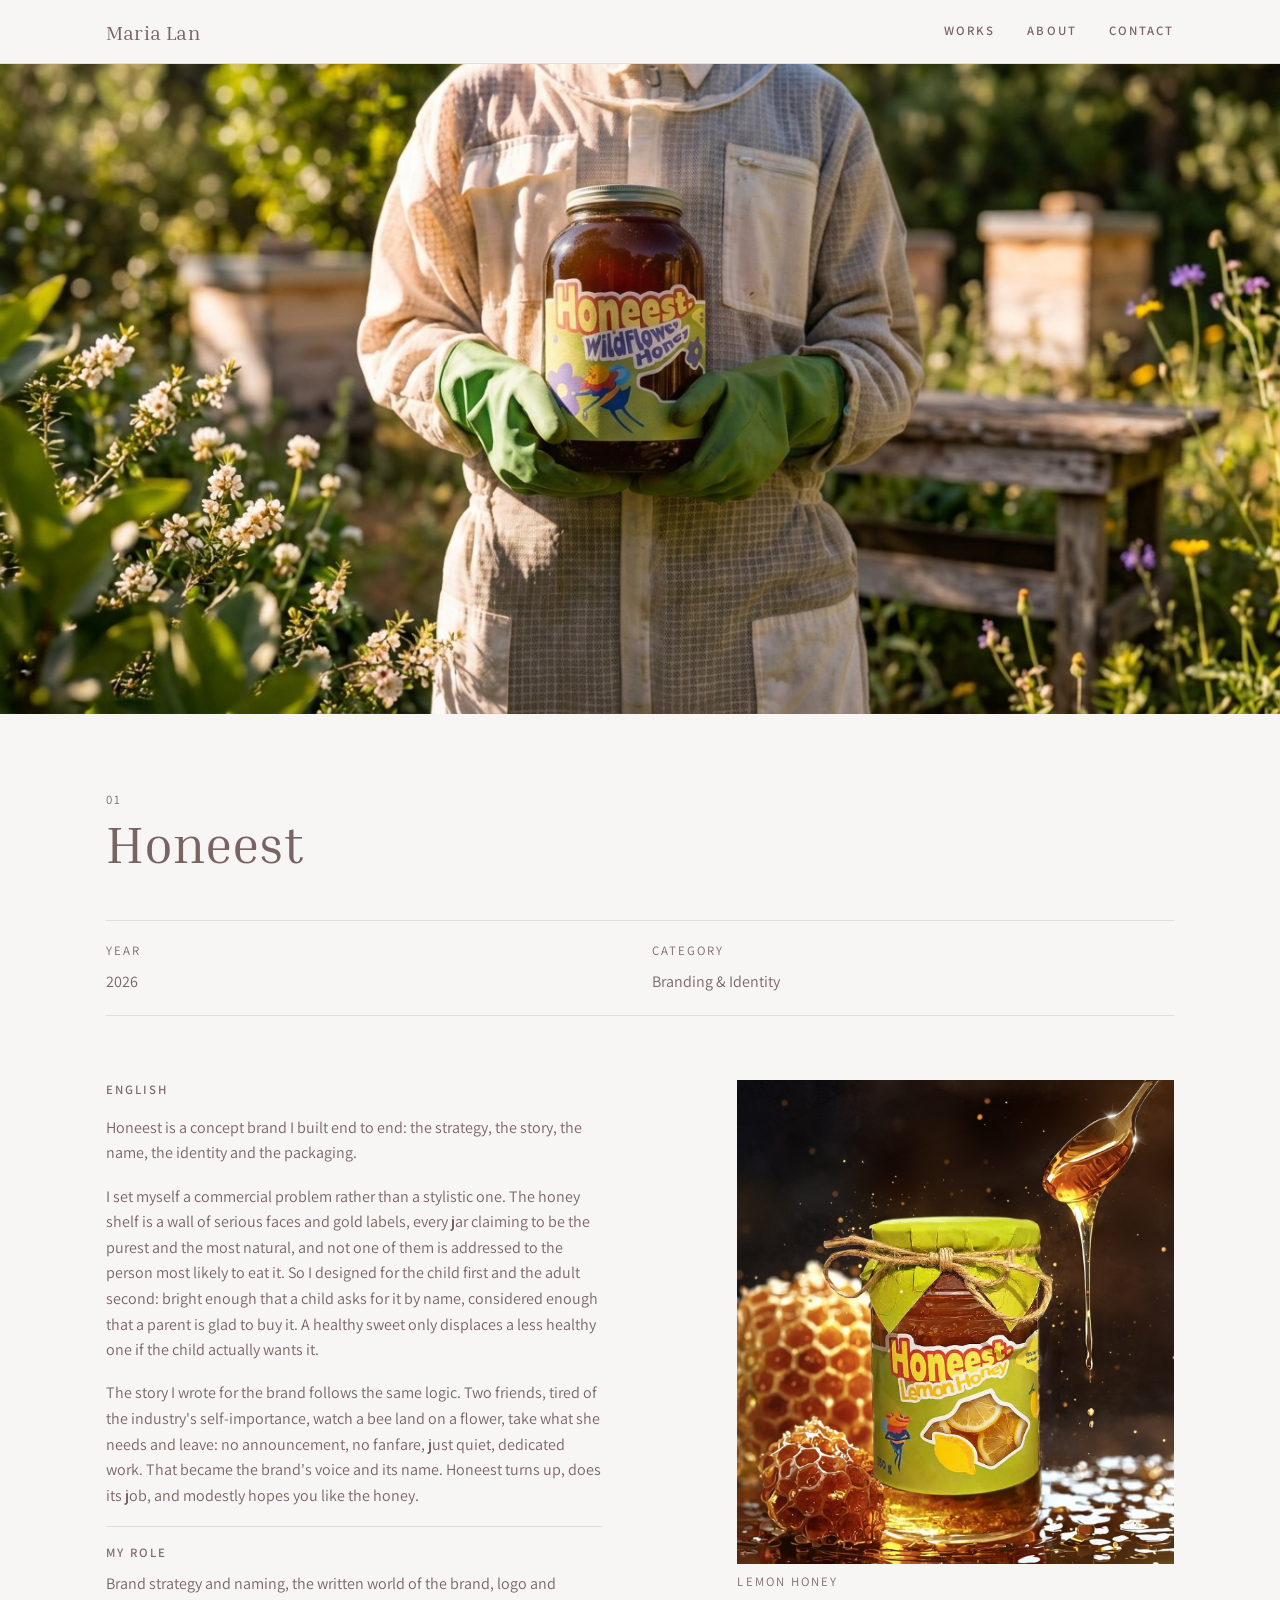
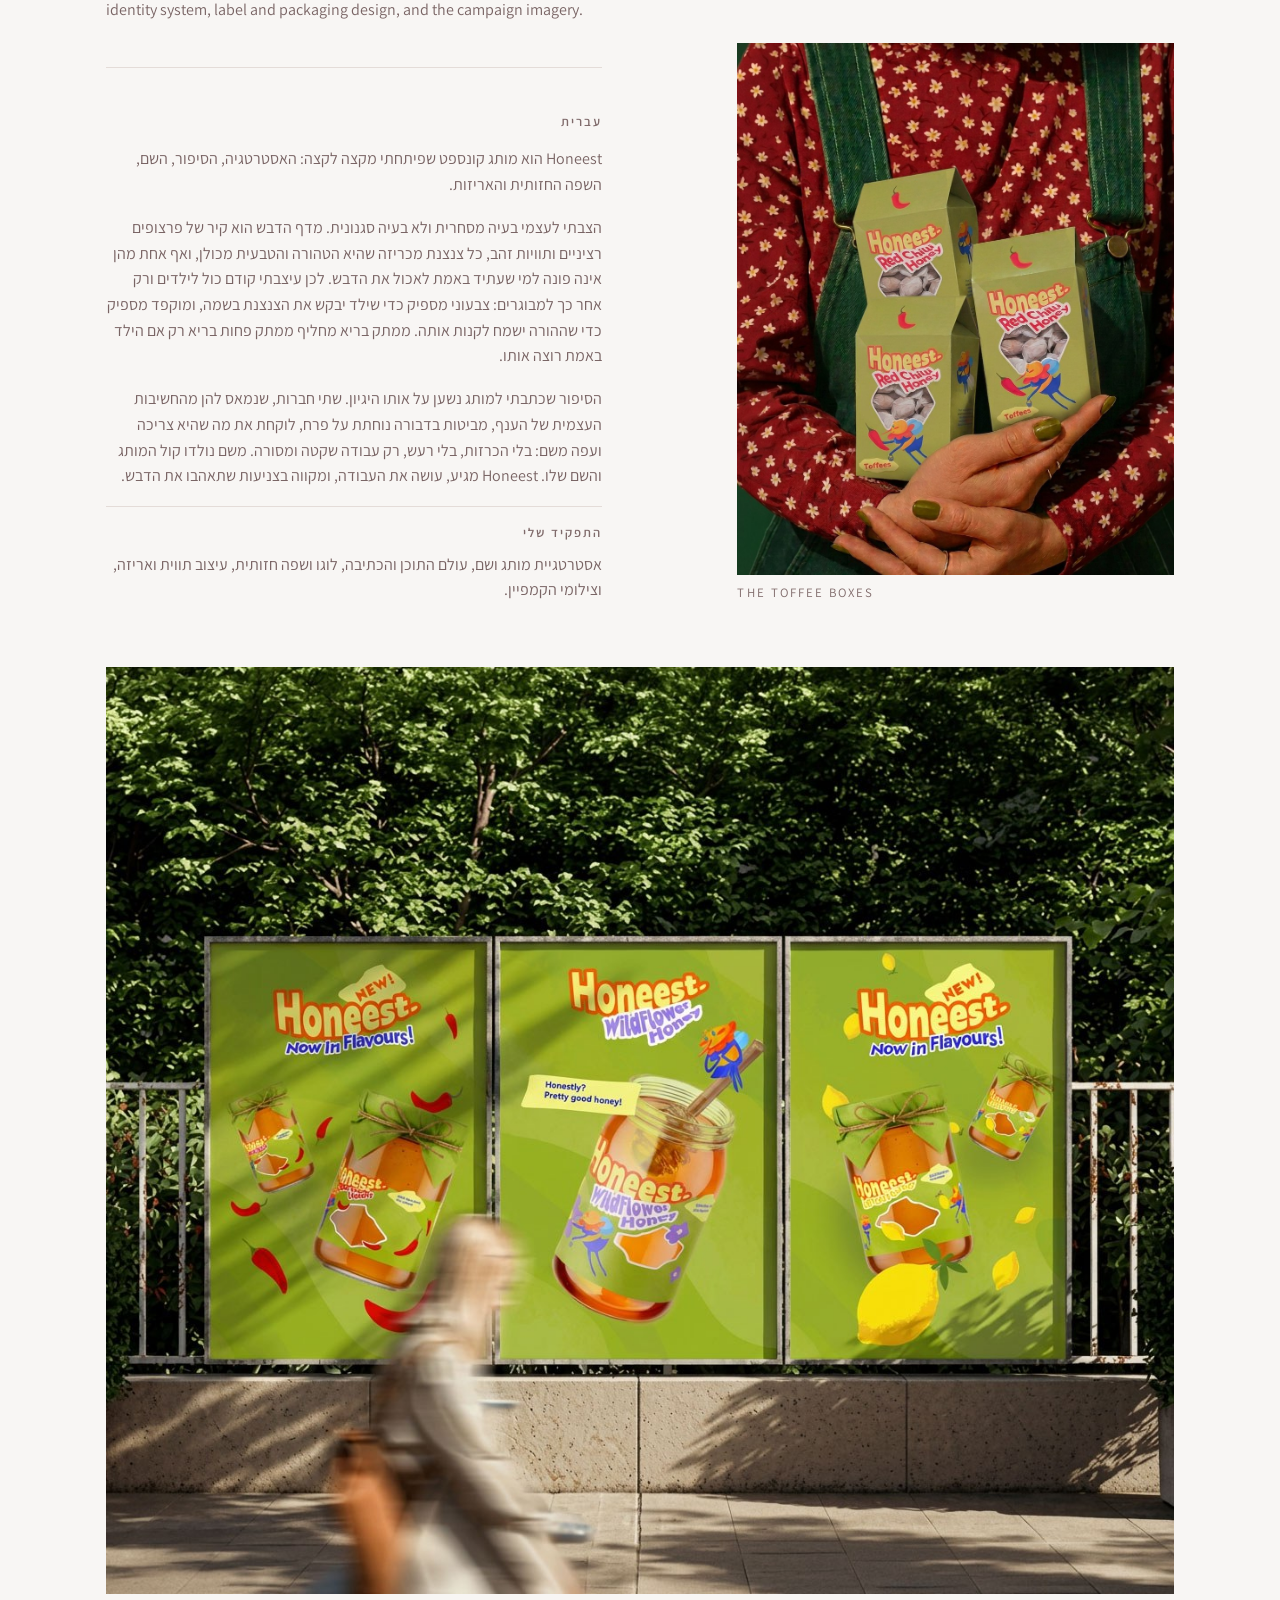
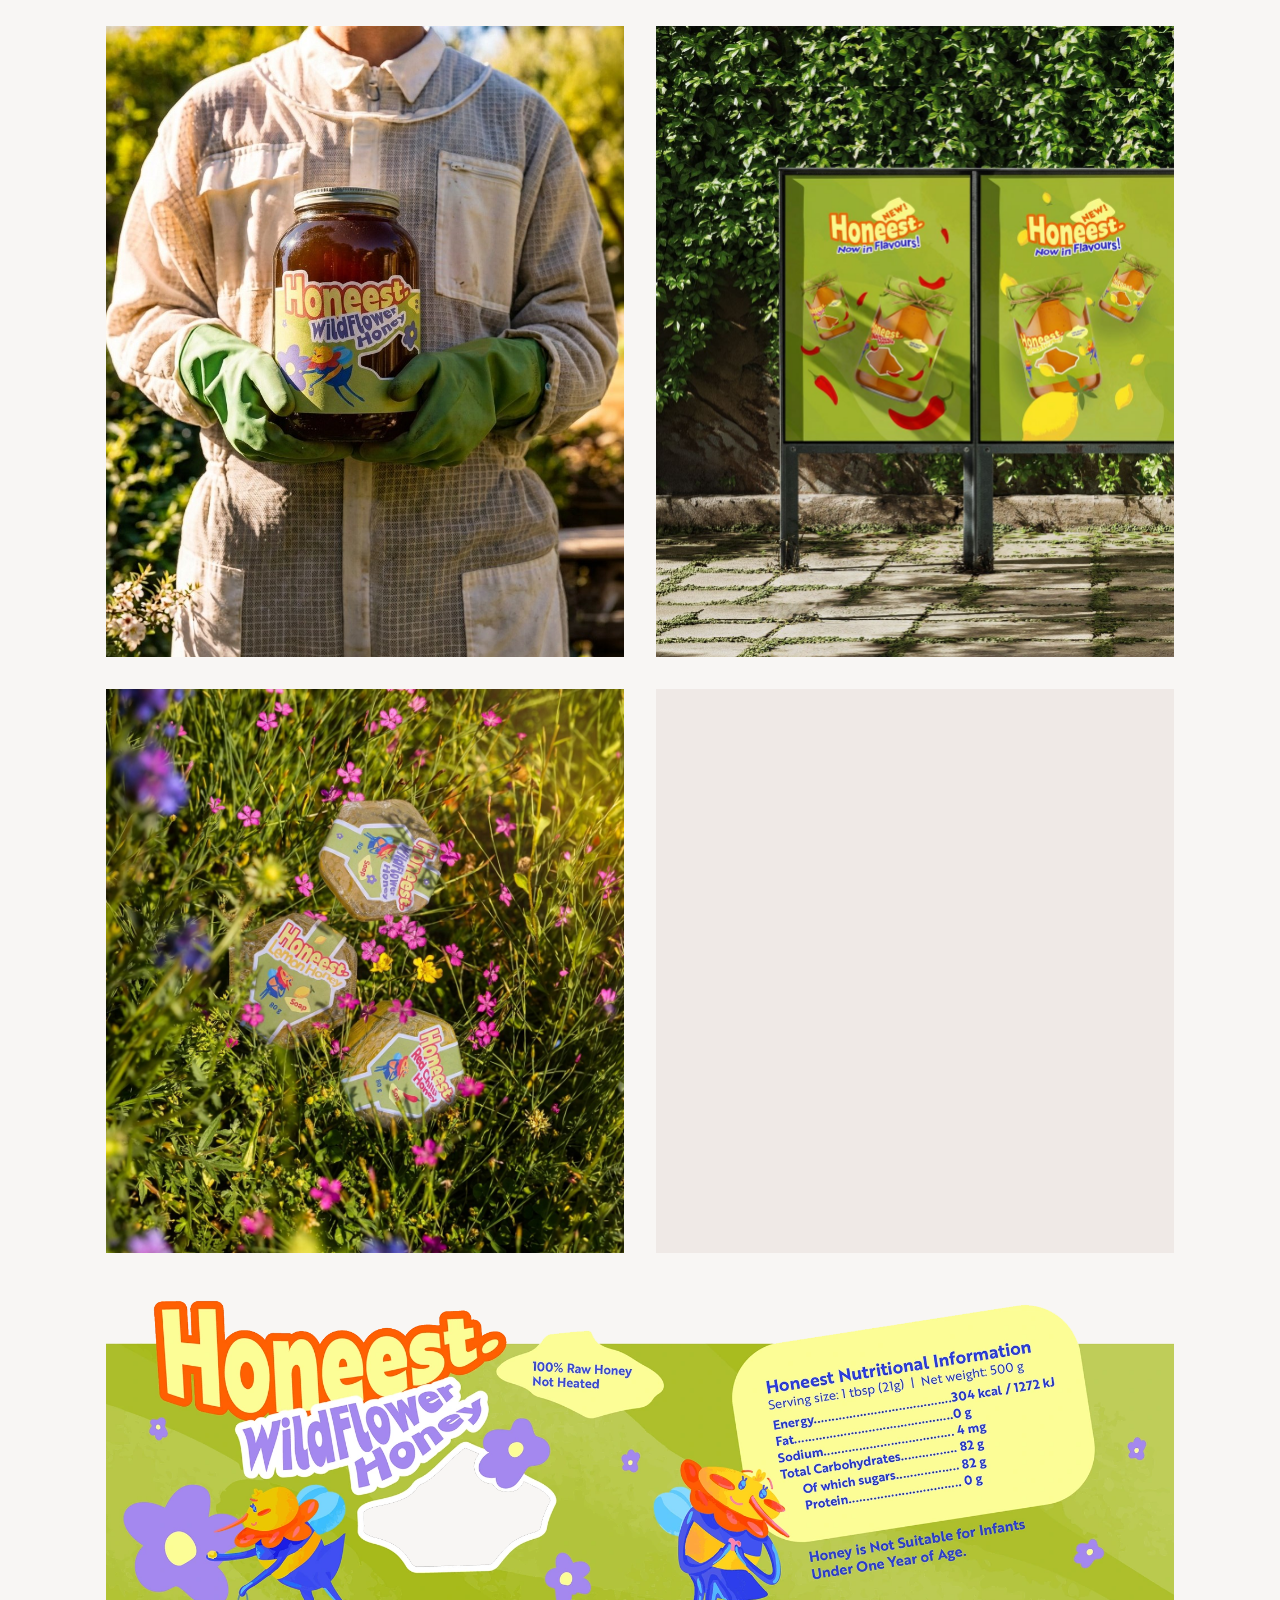
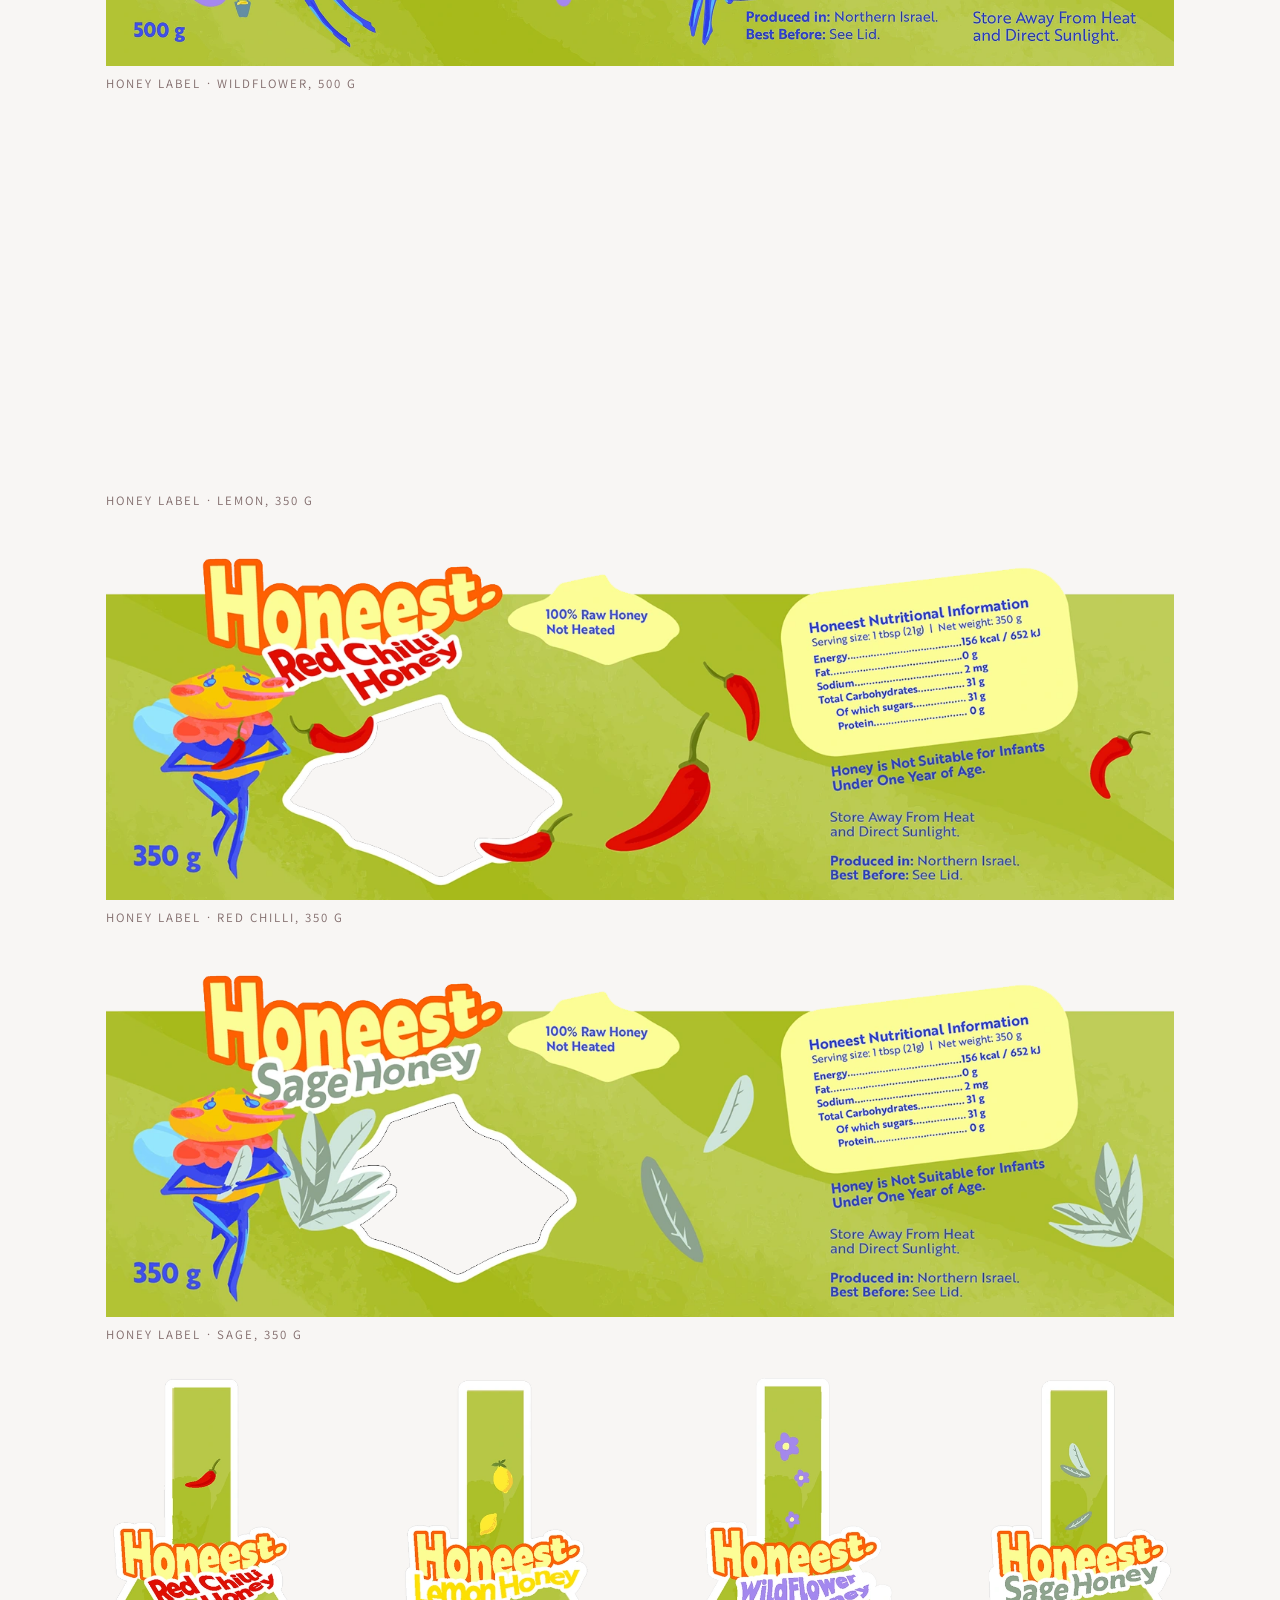
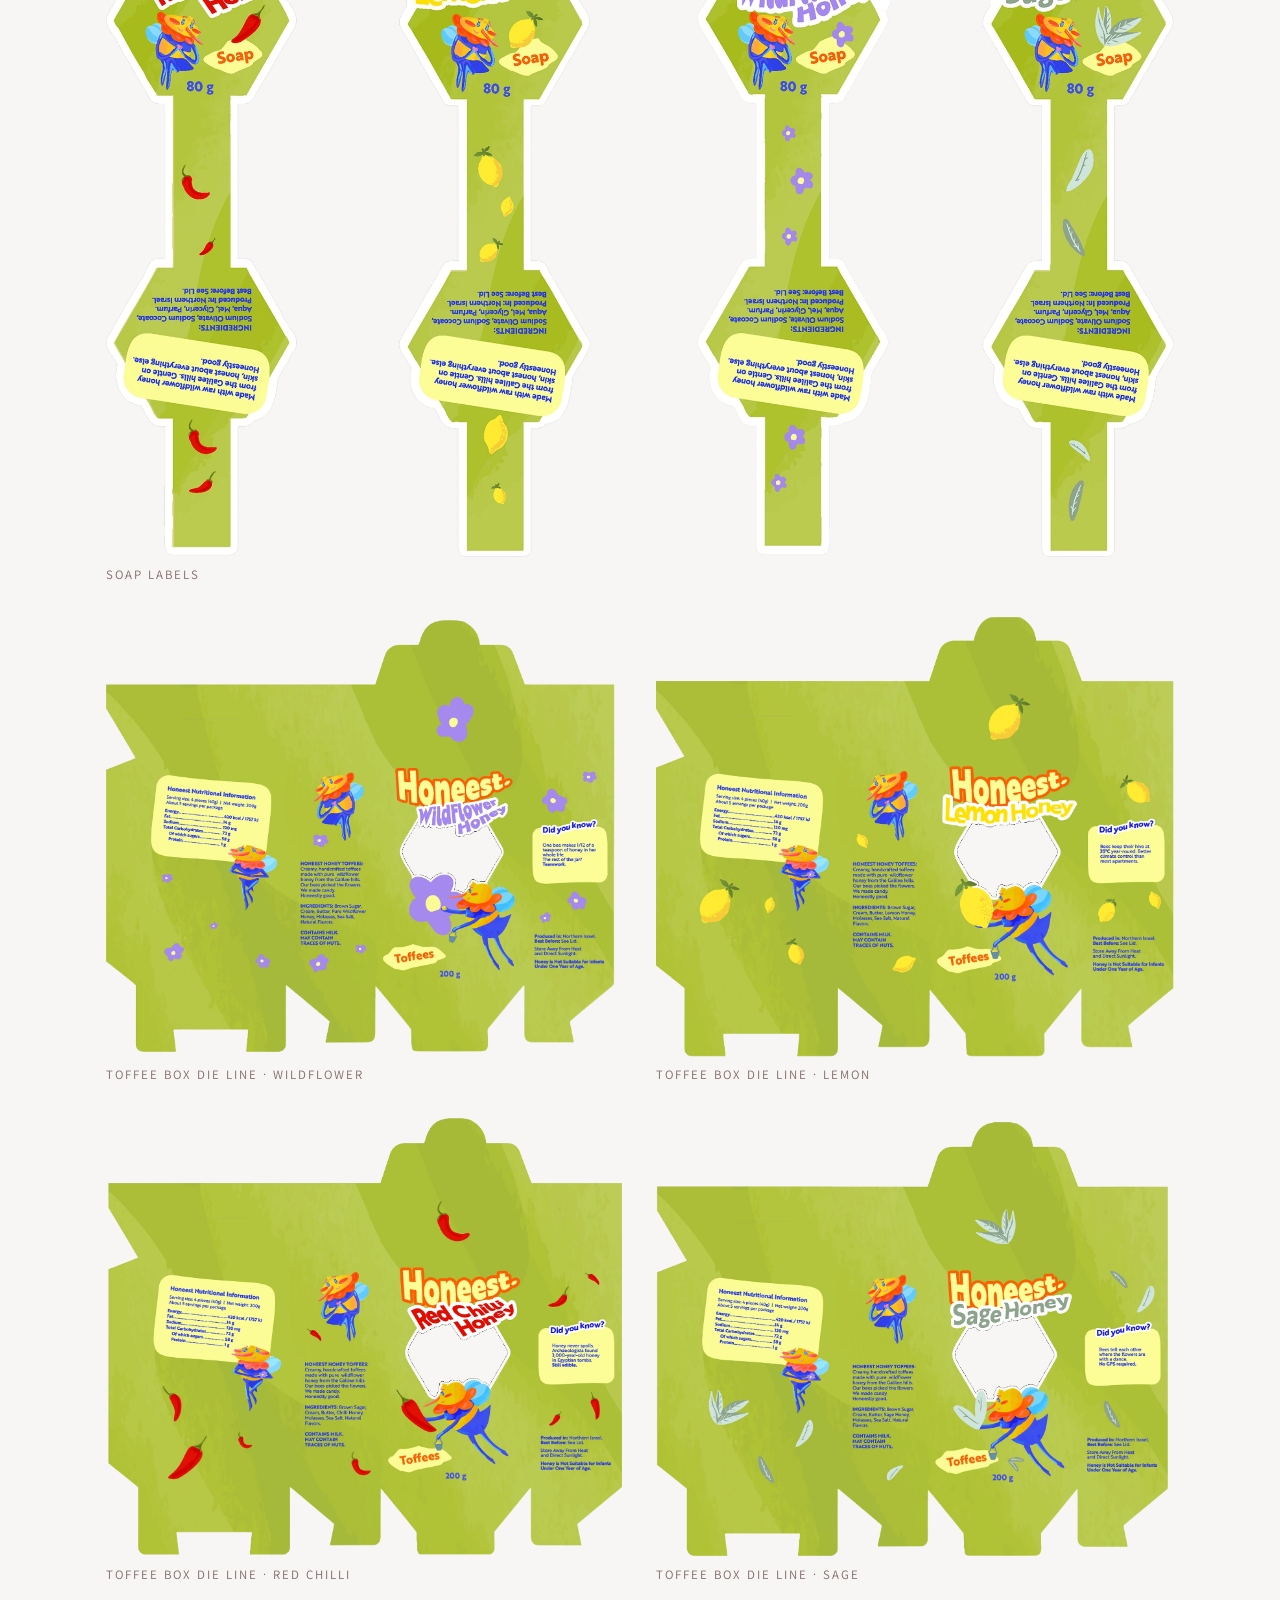
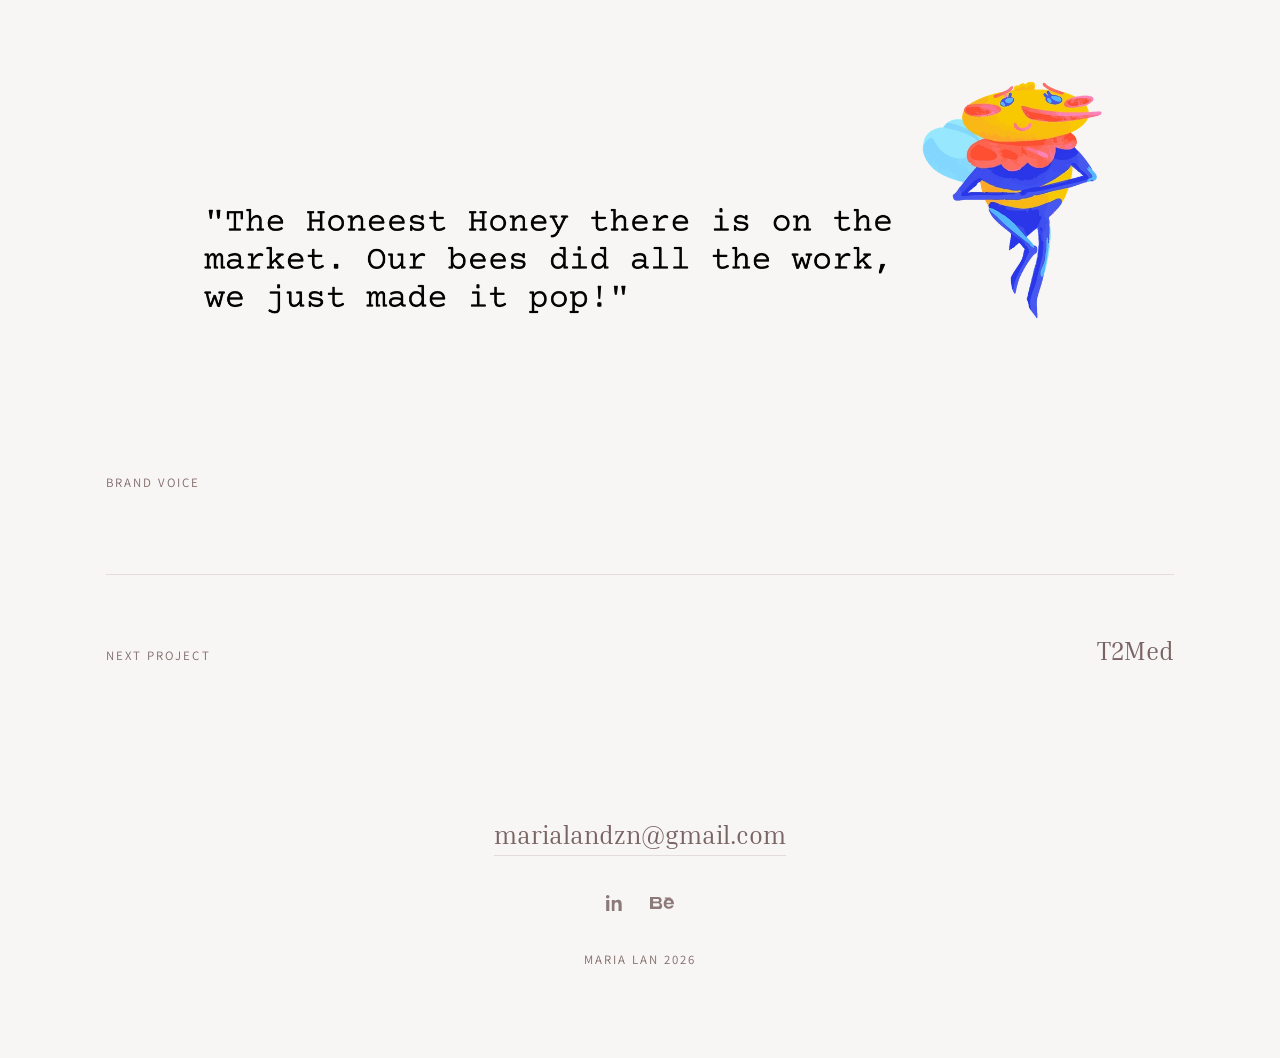
<file: projects/honeest.html>
<!DOCTYPE html>
<html lang="en">
<head>
  <meta charset="UTF-8" />
  <meta name="viewport" content="width=device-width, initial-scale=1.0" />
  <title>Honeest · Maria Lan</title>
  <meta name="description" content="Honeest: a concept honey brand built end to end, designed for the child who eats it and the parent who buys it." />

  <!-- ============================================================
       LINK PREVIEW (Open Graph + Twitter)
       Without these a link to the site arrives in WhatsApp, LinkedIn or
       Slack as a bare URL. The card is a real 1200x630 file per page, so
       no platform has to invent a crop of its own. Built by hand from the
       header pictures; rebuild one by re-running the snippet in
       assets/projects/README.md if a header changes.
  ============================================================ -->
  <meta property="og:type" content="article" />
  <meta property="og:site_name" content="Maria Lan" />
  <meta property="og:locale" content="en_US" />
  <meta property="og:title" content="Honeest · Maria Lan" />
  <meta property="og:description" content="Honeest: a concept honey brand built end to end, designed for the child who eats it and the parent who buys it." />
  <meta property="og:url" content="https://marialandzn.com/projects/honeest.html" />
  <meta property="og:image" content="https://marialandzn.com/assets/og/honeest.jpg?v=57a5ff8a" />
  <meta property="og:image:width" content="1200" />
  <meta property="og:image:height" content="630" />
  <meta property="og:image:alt" content="A beekeeper holding a jar of Honeest wildflower honey" />
  <meta name="twitter:card" content="summary_large_image" />
  <link rel="canonical" href="https://marialandzn.com/projects/honeest.html" />

  <!-- ============================================================
       FAVICON — one of the pressed flowers from the hero, cut out
       and squared. Relative paths, like every other asset here, so
       the site also works when served from a subfolder.
  ============================================================ -->
  <link rel="icon" href="../favicon.ico?v=d142e2e4" sizes="any" />
  <link rel="icon" href="../assets/favicon-32.png?v=c97e5ac1" type="image/png" sizes="32x32" />
  <link rel="icon" href="../assets/favicon-192.png?v=36b42163" type="image/png" sizes="192x192" />
  <link rel="apple-touch-icon" href="../assets/apple-touch-icon.png?v=95194d11" />

  <!-- Fonts and shared styles, identical to the home page -->
  <link rel="preconnect" href="https://fonts.googleapis.com" />
  <link rel="preconnect" href="https://fonts.gstatic.com" crossorigin />
  <link href="https://fonts.googleapis.com/css2?family=Inria+Serif:ital,wght@0,300;0,400;0,700;1,300;1,400&family=Frank+Ruhl+Libre:wght@300;400;700&family=Assistant:wght@400;500;600&display=swap" rel="stylesheet" />
  <link rel="stylesheet" href="../assets/styles.css?v=0b12e63e" />
</head>

<body>
  <!-- ============================================================
       NAVIGATION
  ============================================================ -->
  <nav class="nav" id="nav">
    <div class="nav__inner">
      <a href="../index.html" class="nav__brand">Maria Lan</a>
      <ul class="nav__links">
        <li><a href="../index.html#works">Works</a></li>
        <li><a href="../index.html#about">About</a></li>
        <li><a href="../index.html#contact">Contact</a></li>
      </ul>
    </div>
  </nav>

  <!-- ============================================================
       COVER
  ============================================================ -->
  <section class="project-hero" style="aspect-ratio: 1376 / 768;">
    <img src="../assets/projects/honeest/hero.jpg?v=42eff7f0" width="1376" height="768" alt="Honeest, cover" />
  </section>

  <!-- ============================================================
       HEADING + DETAILS
  ============================================================ -->
  <section class="project-head">
    <div class="container reveal">
      <span class="project-index">01</span>
      <h1 class="project-title">Honeest</h1>

      <dl class="project-meta">
        <div><dt>Year</dt><dd>2026</dd></div>
        <div><dt>Category</dt><dd>Branding &amp; Identity</dd></div>
      </dl>
    </div>
  </section>

  <!-- ============================================================
       WRITE-UP
  ============================================================ -->
  <section class="container">
    <div class="project-body reveal">
      <div class="project-body__text">
        <div class="project-text" lang="en">
          <span class="project-text__label">English</span>
          <p>Honeest is a concept brand I built end to end: the strategy, the story, the name, the identity and the packaging.</p>
          <p>I set myself a commercial problem rather than a stylistic one. The honey shelf is a wall of serious faces and gold labels, every jar claiming to be the purest and the most natural, and not one of them is addressed to the person most likely to eat it. So I designed for the child first and the adult second: bright enough that a child asks for it by name, considered enough that a parent is glad to buy it. A healthy sweet only displaces a less healthy one if the child actually wants it.</p>
          <p>The story I wrote for the brand follows the same logic. Two friends, tired of the industry's self-importance, watch a bee land on a flower, take what she needs and leave: no announcement, no fanfare, just quiet, dedicated work. That became the brand's voice and its name. Honeest turns up, does its job, and modestly hopes you like the honey.</p>
          <p class="project-role"><span class="project-role__label">My role</span>Brand strategy and naming, the written world of the brand, logo and identity system, label and packaging design, and the campaign imagery.</p>
        </div>

        <div class="project-text project-text--he" lang="he" dir="rtl">
          <span class="project-text__label">עברית</span>
          <p>Honeest הוא מותג קונספט שפיתחתי מקצה לקצה: האסטרטגיה, הסיפור, השם, השפה החזותית והאריזות.</p>
          <p>הצבתי לעצמי בעיה מסחרית ולא בעיה סגנונית. מדף הדבש הוא קיר של פרצופים רציניים ותוויות זהב, כל צנצנת מכריזה שהיא הטהורה והטבעית מכולן, ואף אחת מהן אינה פונה למי שעתיד באמת לאכול את הדבש. לכן עיצבתי קודם כול לילדים ורק אחר כך למבוגרים: צבעוני מספיק כדי שילד יבקש את הצנצנת בשמה, ומוקפד מספיק כדי שההורה ישמח לקנות אותה. ממתק בריא מחליף ממתק פחות בריא רק אם הילד באמת רוצה אותו.</p>
          <p>הסיפור שכתבתי למותג נשען על אותו היגיון. שתי חברות, שנמאס להן מהחשיבות העצמית של הענף, מביטות בדבורה נוחתת על פרח, לוקחת את מה שהיא צריכה ועפה משם: בלי הכרזות, בלי רעש, רק עבודה שקטה ומסורה. משם נולדו קול המותג והשם שלו. Honeest מגיע, עושה את העבודה, ומקווה בצניעות שתאהבו את הדבש.</p>
          <p class="project-role"><span class="project-role__label">התפקיד שלי</span>אסטרטגיית מותג ושם, עולם התוכן והכתיבה, לוגו ושפה חזותית, עיצוב תווית ואריזה, וצילומי הקמפיין.</p>
        </div>
      </div>

      <!-- Work from this project, lifted out of the gallery below so
           the writing has something to be read against. -->
      <div class="project-body__rail">
        <figure class="media">
          <img src="../assets/projects/honeest/02.jpg?v=1cdfb2fe" width="1242" height="1376" alt="Lemon honey jar with honeycomb" loading="lazy" decoding="async" />
          <figcaption>Lemon honey</figcaption>
        </figure>

        <figure class="media">
          <img src="../assets/projects/honeest/04.jpg?v=bfafdaee" width="1006" height="1225" alt="Hands holding two packaging boxes" loading="lazy" decoding="async" />
          <figcaption>The toffee boxes</figcaption>
        </figure>
      </div>
    </div>
  </section>

  <!-- ============================================================
       MEDIA
  ============================================================ -->
  <section class="container">
    <div class="gallery reveal">
      <figure class="media media--full">
        <img src="../assets/projects/honeest/01.jpg?v=8971b5db" width="1198" height="1040" alt="Three posters on a street billboard" loading="lazy" decoding="async" />
      </figure>

      <figure class="media media--half">
        <img src="../assets/projects/honeest/03.jpg?v=60cb6691" width="1006" height="1115" alt="Beekeeper holding a wildflower honey jar" loading="lazy" decoding="async" />
      </figure>

      <figure class="media media--half">
        <img src="../assets/projects/honeest/05.jpg?v=800ba0d6" width="1038" height="1264" alt="Two posters on a street stand" loading="lazy" decoding="async" />
      </figure>

      <figure class="media media--half">
        <img src="../assets/projects/honeest/06.jpg?v=60602920" width="1160" height="1264" alt="Small packets among wildflowers" loading="lazy" decoding="async" />
      </figure>

      <figure class="media media--half">
        <img src="../assets/projects/honeest/07.jpg?v=fa5a894d" width="989" height="1077" alt="A wrapped jar held against the sky" loading="lazy" decoding="async" />
      </figure>

      <!-- Process: the flat artwork behind the finished jars. Cut-out
           shapes, so these keep their transparency. -->
      <figure class="media media--full media--cutout">
        <img src="../assets/projects/honeest/08.webp?v=71f5a767" width="1903" height="679" alt="Wildflower Honey label artwork, 500 g" loading="lazy" decoding="async" />
        <figcaption>Honey label · Wildflower, 500 g</figcaption>
      </figure>
      <figure class="media media--full media--cutout">
        <img src="../assets/projects/honeest/09.webp?v=21bd35f8" width="1438" height="480" alt="Lemon Honey label artwork, 350 g" loading="lazy" decoding="async" />
        <figcaption>Honey label · Lemon, 350 g</figcaption>
      </figure>
      <figure class="media media--full media--cutout">
        <img src="../assets/projects/honeest/10.webp?v=61ef1d40" width="1438" height="480" alt="Red Chilli Honey label artwork, 350 g" loading="lazy" decoding="async" />
        <figcaption>Honey label · Red Chilli, 350 g</figcaption>
      </figure>
      <figure class="media media--full media--cutout">
        <img src="../assets/projects/honeest/11.webp?v=7b8e81be" width="1438" height="480" alt="Sage Honey label artwork, 350 g" loading="lazy" decoding="async" />
        <figcaption>Honey label · Sage, 350 g</figcaption>
      </figure>
      <figure class="media media--full media--cutout">
        <img src="../assets/projects/honeest/12.webp?v=47fcafaa" width="2000" height="1459" alt="The four soap label flats side by side: red chilli, lemon, wildflower and sage" loading="lazy" decoding="async" />
        <figcaption>Soap labels</figcaption>
      </figure>
      <figure class="media media--half media--cutout">
        <img src="../assets/projects/honeest/13.webp?v=36d26260" width="1597" height="1355" alt="Die line for the Wildflower toffee box, laid flat" loading="lazy" decoding="async" />
        <figcaption>Toffee box die line · Wildflower</figcaption>
      </figure>
      <figure class="media media--half media--cutout">
        <img src="../assets/projects/honeest/14.webp?v=5e1c7569" width="1597" height="1355" alt="Die line for the Lemon toffee box, laid flat" loading="lazy" decoding="async" />
        <figcaption>Toffee box die line · Lemon</figcaption>
      </figure>
      <figure class="media media--half media--cutout">
        <img src="../assets/projects/honeest/15.webp?v=ab4f9764" width="1597" height="1355" alt="Die line for the Red Chilli toffee box, laid flat" loading="lazy" decoding="async" />
        <figcaption>Toffee box die line · Red Chilli</figcaption>
      </figure>
      <figure class="media media--half media--cutout">
        <img src="../assets/projects/honeest/16.webp?v=d631a8ef" width="1597" height="1355" alt="Die line for the Sage toffee box, laid flat" loading="lazy" decoding="async" />
        <figcaption>Toffee box die line · Sage</figcaption>
      </figure>
      <figure class="media media--full media--cutout">
        <img src="../assets/projects/honeest/17.webp?v=2273c04c" width="2000" height="839" alt="Brand voice card reading: the Honeest Honey there is on the market. Our bees did all the work, we just made it pop." loading="lazy" decoding="async" />
        <figcaption>Brand voice</figcaption>
      </figure>
    </div>
  </section>

  <!-- ============================================================
       NEXT PROJECT
  ============================================================ -->
  <section class="container">
    <a href="t2med.html" class="project-next">
      <span class="project-next__label">Next project</span>
      <span class="project-next__title">T2Med</span>
    </a>
  </section>

  <!-- ============================================================
       FOOTER / CONTACT
  ============================================================ -->
  <footer class="footer" id="contact">
    <div class="container reveal">
      <a href="mailto:marialandzn@gmail.com" class="footer__email">marialandzn@gmail.com</a>

      <div class="footer__social">
        <a href="https://www.linkedin.com/in/maria-lan-619102313/" aria-label="LinkedIn" target="_blank" rel="noopener noreferrer">
          <svg class="icon-linkedin" viewBox="0 1 22.56 23" fill="currentColor" aria-hidden="true">
            <path d="M4.98 3.5C4.98 4.88 3.87 6 2.5 6S0 4.88 0 3.5 1.12 1 2.5 1s2.48 1.12 2.48 2.5zM.22 8.02h4.56V24H.22V8.02zM8.34 8.02h4.37v2.18h.06c.61-1.15 2.1-2.36 4.32-2.36 4.62 0 5.47 3.04 5.47 7v9.16h-4.56v-8.12c0-1.94-.03-4.43-2.7-4.43-2.7 0-3.12 2.11-3.12 4.29V24H8.34V8.02z"/>
          </svg>
        </a>
        <a href="https://www.behance.net/mariashadrina2" aria-label="Behance" target="_blank" rel="noopener noreferrer">
          <svg class="icon-behance" viewBox="1 9.2 23.43 12.23" fill="currentColor" aria-hidden="true">
            <path d="M8.8 9.2c.53 0 1.02.05 1.46.16.44.1.82.28 1.13.52.31.24.55.56.72.95.17.39.25.87.25 1.44 0 .61-.14 1.12-.42 1.53-.28.41-.69.74-1.24 1 .75.21 1.31.59 1.68 1.13.37.54.55 1.19.55 1.95 0 .62-.12 1.15-.36 1.6-.24.45-.56.82-.97 1.11-.41.29-.87.5-1.4.64-.53.14-1.07.2-1.63.2H1V9.2h7.8zm-.47 4.53c.44 0 .8-.1 1.08-.31.28-.21.42-.55.42-1.02 0-.26-.05-.48-.14-.65-.09-.17-.22-.3-.38-.4-.16-.1-.35-.16-.56-.2-.21-.04-.43-.05-.66-.05H4.03v2.62h4.3zm.24 4.76c.25 0 .48-.02.7-.07.22-.05.42-.13.58-.24.16-.11.3-.27.4-.46.1-.19.15-.44.15-.74 0-.59-.17-1.01-.5-1.27-.33-.25-.78-.38-1.33-.38H4.03v3.16h4.54zM17.9 18.13c.41.4 1 .6 1.77.6.55 0 1.03-.14 1.42-.42.39-.28.63-.57.72-.88h2.42c-.39 1.2-.98 2.06-1.79 2.58-.8.52-1.77.78-2.91.78-.79 0-1.5-.13-2.14-.38-.63-.25-1.17-.61-1.61-1.08-.44-.47-.78-1.02-1.02-1.67-.24-.65-.36-1.36-.36-2.14 0-.75.12-1.45.37-2.09.25-.64.6-1.2 1.05-1.66.45-.46.99-.83 1.62-1.09.63-.26 1.33-.39 2.09-.39.85 0 1.6.16 2.24.49.64.33 1.16.77 1.57 1.32.41.55.7 1.18.88 1.89.18.71.24 1.45.19 2.22h-7.44c0 .8.27 1.51.68 1.91zM21 13.13c-.33-.36-.87-.55-1.56-.55-.45 0-.83.08-1.13.23-.3.15-.54.34-.72.56-.18.22-.3.45-.37.7-.07.25-.11.47-.12.66h4.61c-.07-.72-.32-1.24-.71-1.6zM15.5 9.6h5.75v1.4H15.5V9.6z"/>
          </svg>
        </a>
      </div>

      <p class="footer__copy">Maria Lan 2026</p>
    </div>
  </footer>

  <!-- Lightbox: shared markup, holds an image or a video -->
  <div class="lightbox" id="lightbox" role="dialog" aria-modal="true" aria-label="Media viewer">
    <button class="lightbox__close" id="lightboxClose" aria-label="Close">&times;</button>
    <div class="lightbox__stage" id="lightboxStage"></div>
  </div>

  <script src="../assets/site.js?v=118f352a"></script>
</body>
</html>
</file>
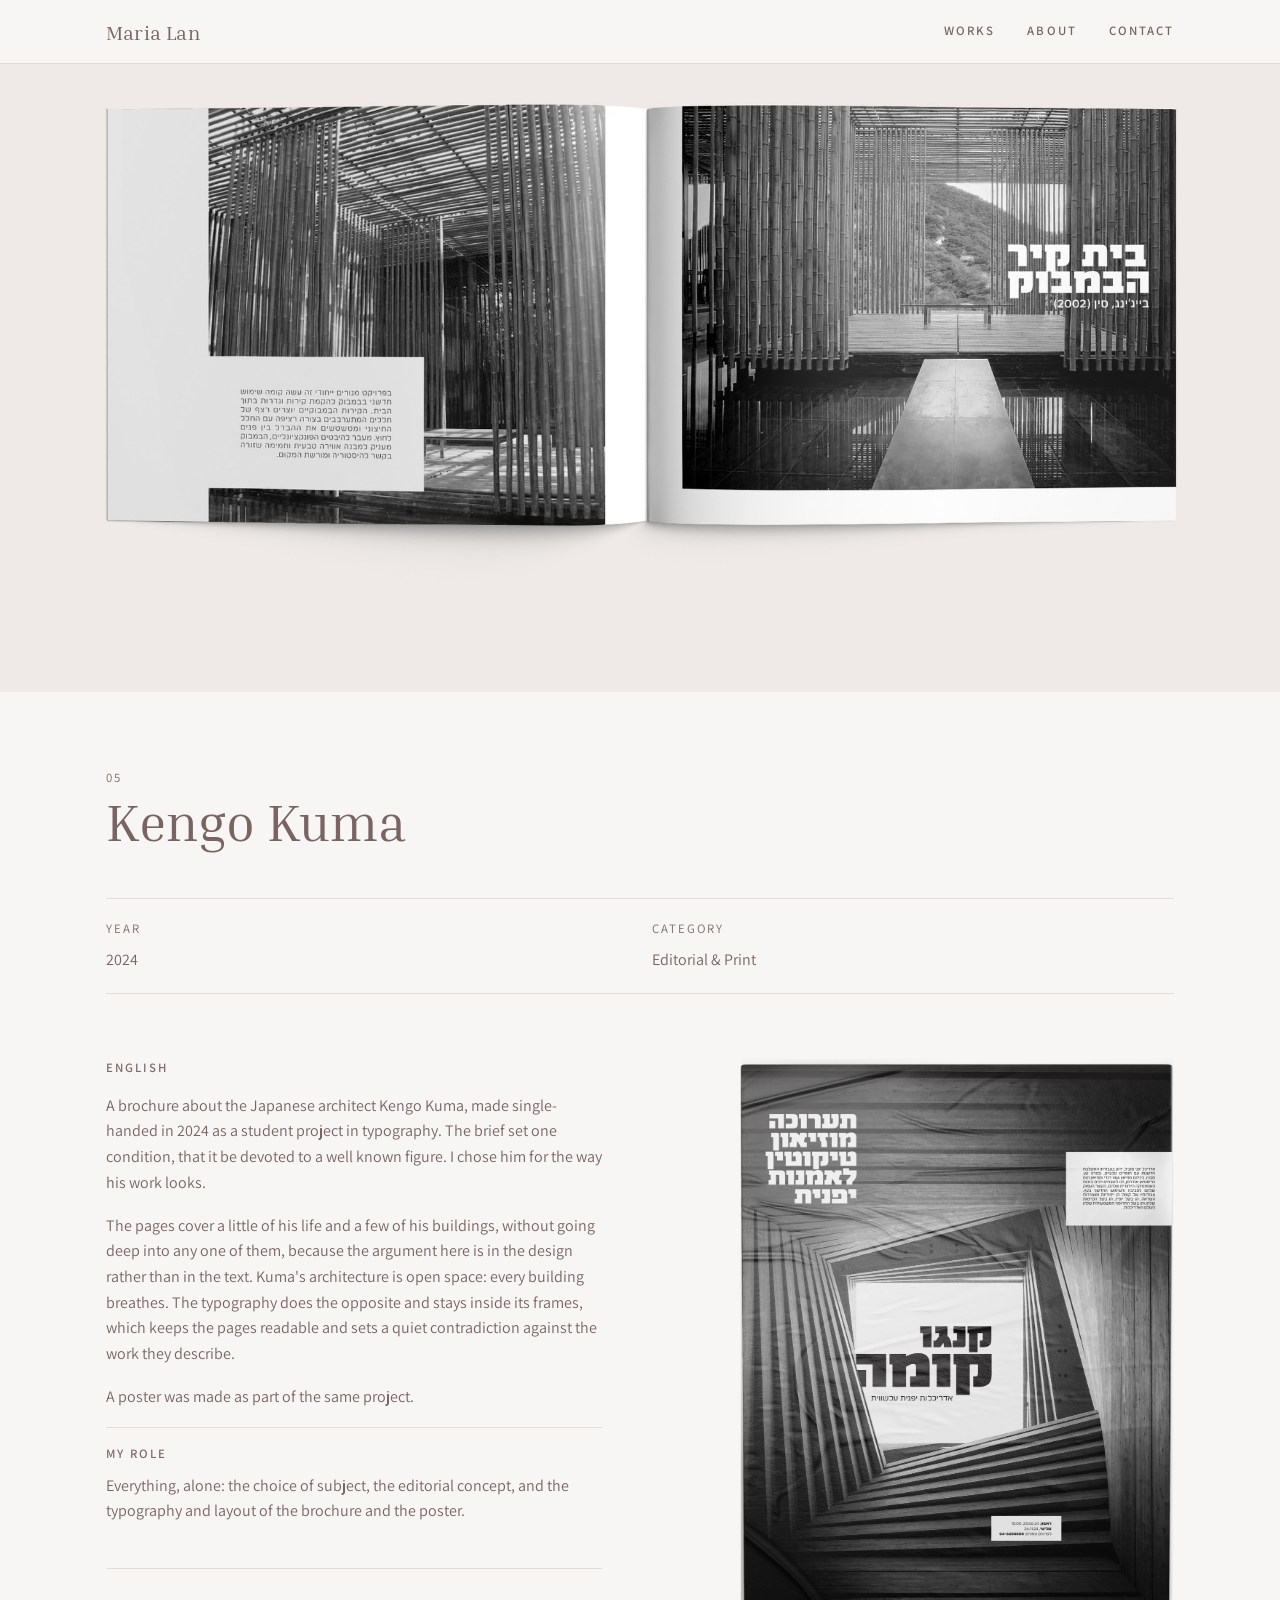
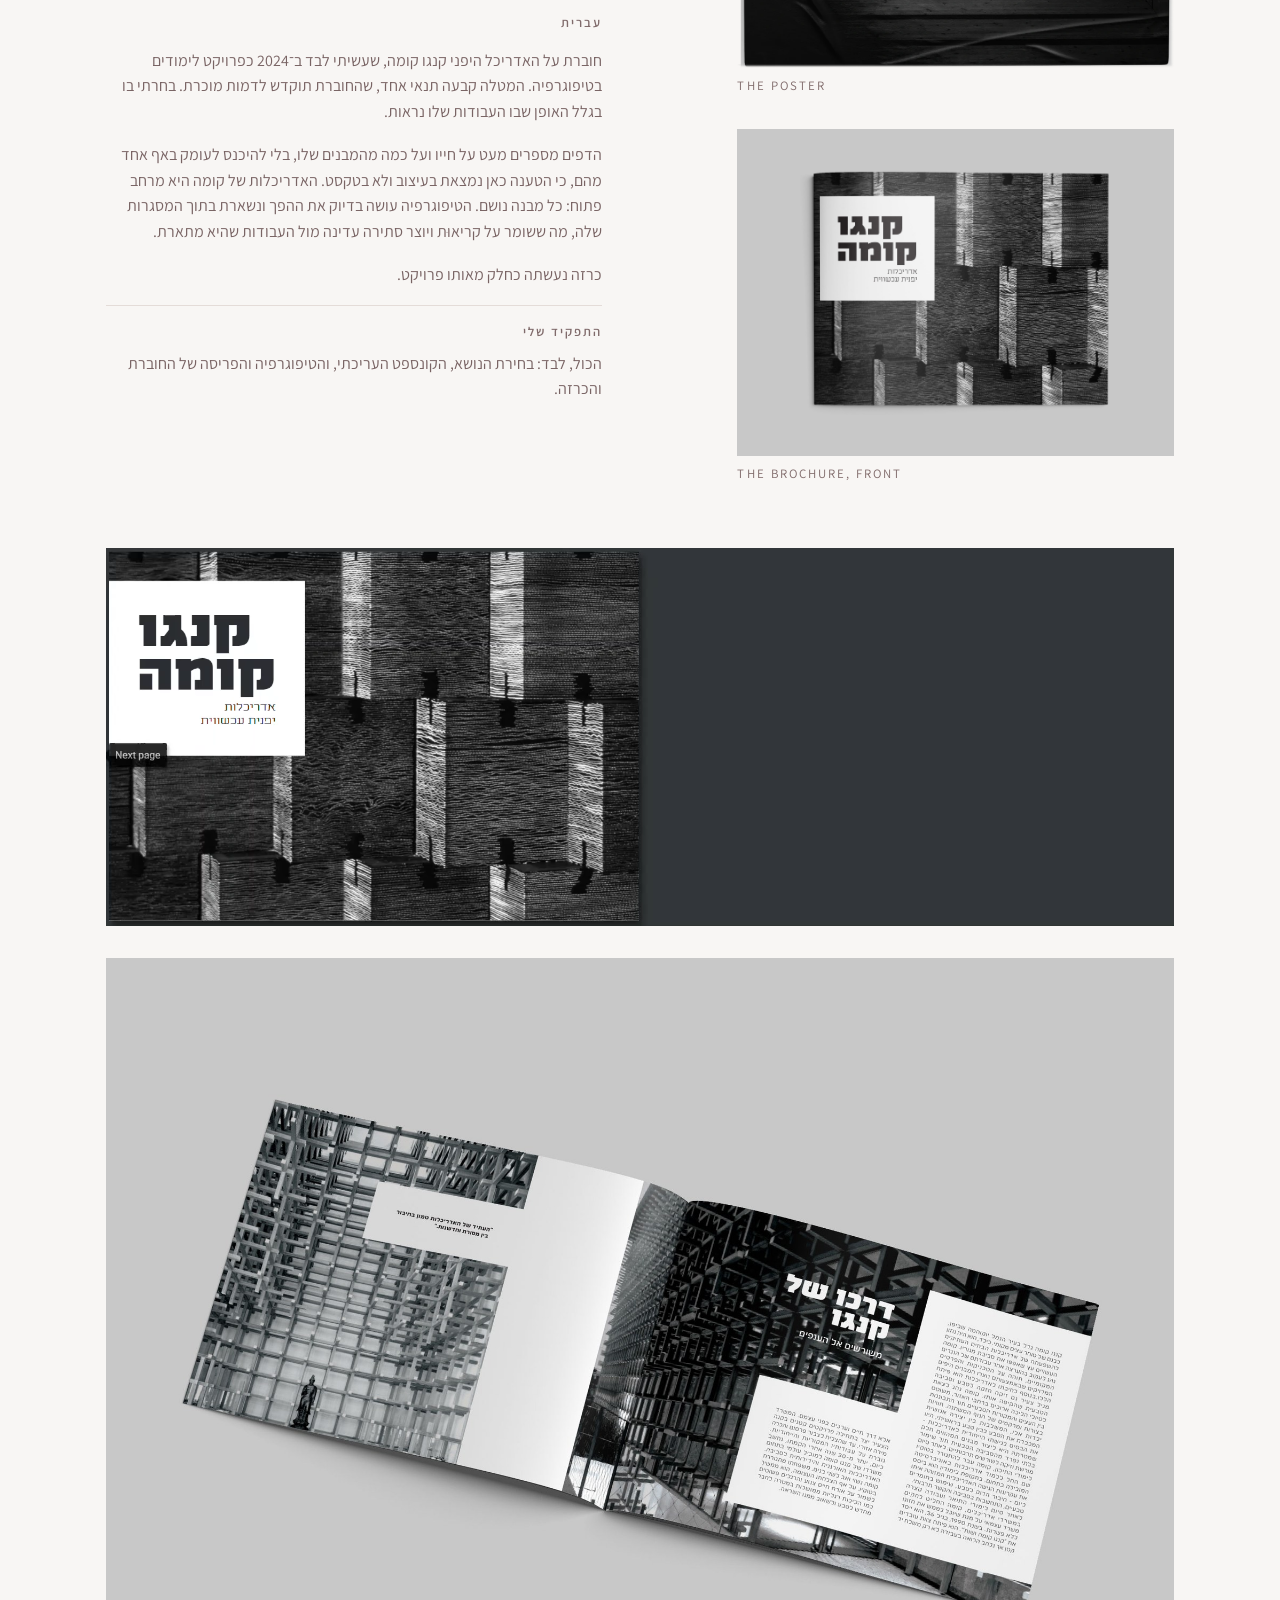
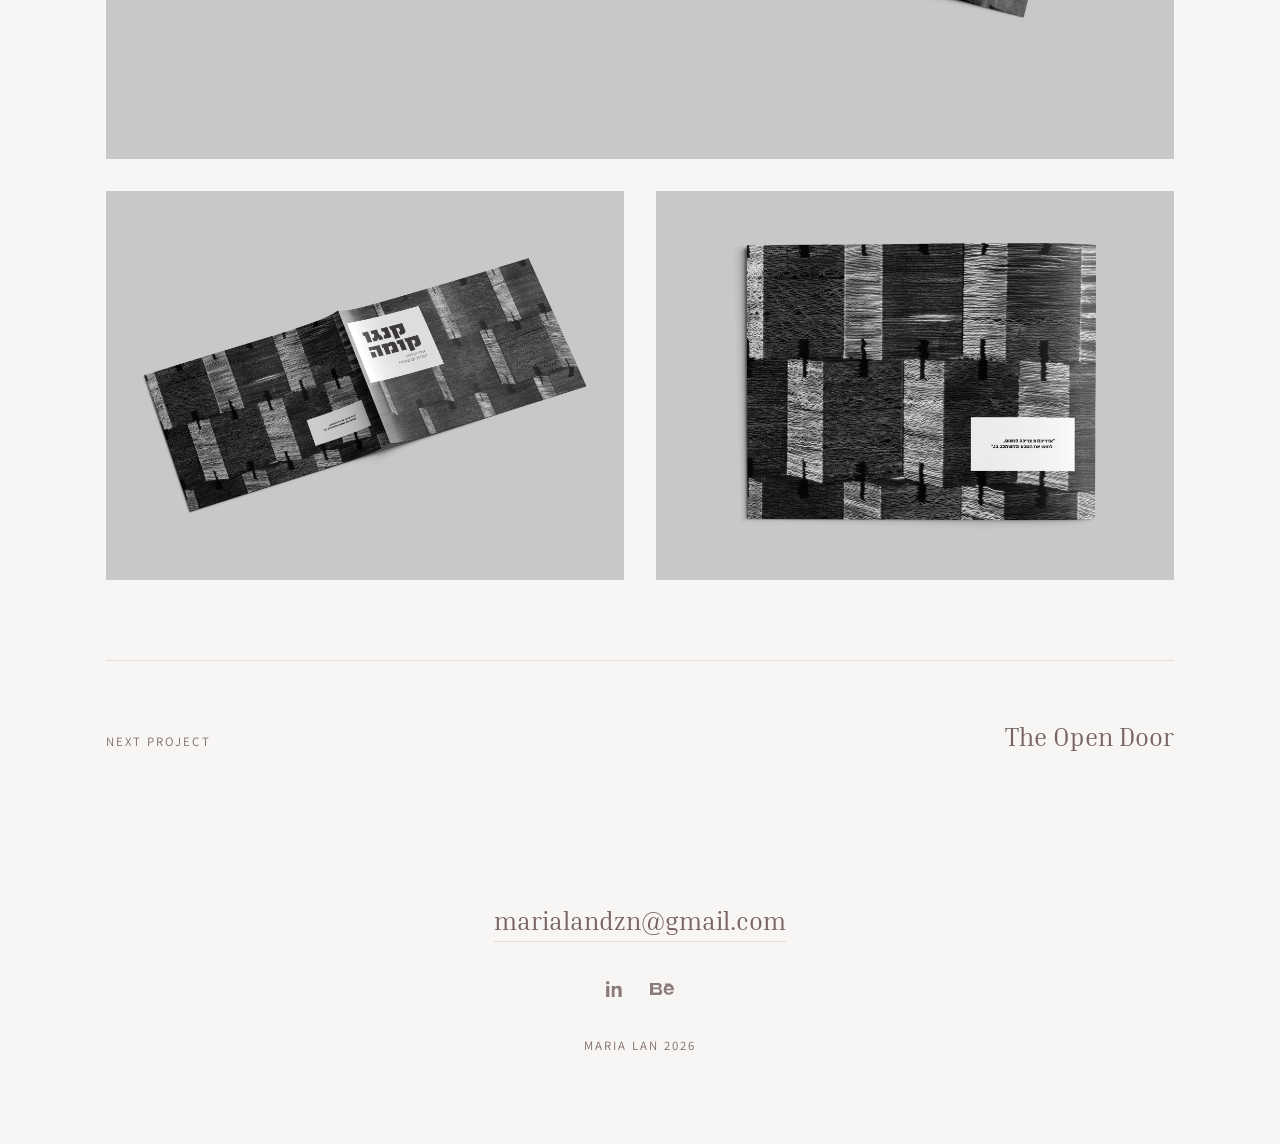
<file: projects/kengo-kuma.html>
<!DOCTYPE html>
<html lang="en">
<head>
  <meta charset="UTF-8" />
  <meta name="viewport" content="width=device-width, initial-scale=1.0" />
  <title>Kengo Kuma · Maria Lan</title>
  <meta name="description" content="Kengo Kuma: a typography brochure about the Japanese architect, where the type stays inside its frames against an architecture made of open space." />

  <!-- ============================================================
       LINK PREVIEW (Open Graph + Twitter)
       Without these a link to the site arrives in WhatsApp, LinkedIn or
       Slack as a bare URL. The card is a real 1200x630 file per page, so
       no platform has to invent a crop of its own. Built by hand from the
       header pictures; rebuild one by re-running the snippet in
       assets/projects/README.md if a header changes.
  ============================================================ -->
  <meta property="og:type" content="article" />
  <meta property="og:site_name" content="Maria Lan" />
  <meta property="og:locale" content="en_US" />
  <meta property="og:title" content="Kengo Kuma · Maria Lan" />
  <meta property="og:description" content="Kengo Kuma: a typography brochure about the Japanese architect, where the type stays inside its frames against an architecture made of open space." />
  <meta property="og:url" content="https://marialandzn.com/projects/kengo-kuma.html" />
  <meta property="og:image" content="https://marialandzn.com/assets/og/kengo-kuma.jpg?v=8b7c6721" />
  <meta property="og:image:width" content="1200" />
  <meta property="og:image:height" content="630" />
  <meta property="og:image:alt" content="The Kengo Kuma brochure, open on a spread" />
  <meta name="twitter:card" content="summary_large_image" />
  <link rel="canonical" href="https://marialandzn.com/projects/kengo-kuma.html" />

  <!-- ============================================================
       FAVICON — one of the pressed flowers from the hero, cut out
       and squared. Relative paths, like every other asset here, so
       the site also works when served from a subfolder.
  ============================================================ -->
  <link rel="icon" href="../favicon.ico?v=d142e2e4" sizes="any" />
  <link rel="icon" href="../assets/favicon-32.png?v=c97e5ac1" type="image/png" sizes="32x32" />
  <link rel="icon" href="../assets/favicon-192.png?v=36b42163" type="image/png" sizes="192x192" />
  <link rel="apple-touch-icon" href="../assets/apple-touch-icon.png?v=95194d11" />

  <!-- Fonts and shared styles, identical to the home page -->
  <link rel="preconnect" href="https://fonts.googleapis.com" />
  <link rel="preconnect" href="https://fonts.gstatic.com" crossorigin />
  <link href="https://fonts.googleapis.com/css2?family=Inria+Serif:ital,wght@0,300;0,400;0,700;1,300;1,400&family=Frank+Ruhl+Libre:wght@300;400;700&family=Assistant:wght@400;500;600&display=swap" rel="stylesheet" />
  <link rel="stylesheet" href="../assets/styles.css?v=0b12e63e" />
</head>

<body>
  <!-- ============================================================
       NAVIGATION
  ============================================================ -->
  <nav class="nav" id="nav">
    <div class="nav__inner">
      <a href="../index.html" class="nav__brand">Maria Lan</a>
      <ul class="nav__links">
        <li><a href="../index.html#works">Works</a></li>
        <li><a href="../index.html#about">About</a></li>
        <li><a href="../index.html#contact">Contact</a></li>
      </ul>
    </div>
  </nav>

  <!-- ============================================================
       COVER
  ============================================================ -->
  <section class="project-hero" style="aspect-ratio: 2000 / 1081;">
    <img src="../assets/projects/kengo-kuma/hero.jpg?v=89eb702f" width="2000" height="1081" alt="The Kengo Kuma brochure, open on a spread" />
  </section>

  <!-- ============================================================
       HEADING + DETAILS
  ============================================================ -->
  <section class="project-head">
    <div class="container reveal">
      <span class="project-index">05</span>
      <h1 class="project-title">Kengo Kuma</h1>

      <dl class="project-meta">
        <div><dt>Year</dt><dd>2024</dd></div>
        <div><dt>Category</dt><dd>Editorial &amp; Print</dd></div>
      </dl>
    </div>
  </section>

  <!-- ============================================================
       WRITE-UP — English first, Hebrew below
  ============================================================ -->
  <section class="container">
    <div class="project-body reveal">
      <div class="project-body__text">
        <div class="project-text" lang="en">
          <span class="project-text__label">English</span>
          <p>A brochure about the Japanese architect Kengo Kuma, made single-handed in 2024 as a student project in typography. The brief set one condition, that it be devoted to a well known figure. I chose him for the way his work looks.</p>
          <p>The pages cover a little of his life and a few of his buildings, without going deep into any one of them, because the argument here is in the design rather than in the text. Kuma's architecture is open space: every building breathes. The typography does the opposite and stays inside its frames, which keeps the pages readable and sets a quiet contradiction against the work they describe.</p>
          <p>A poster was made as part of the same project.</p>
          <p class="project-role"><span class="project-role__label">My role</span>Everything, alone: the choice of subject, the editorial concept, and the typography and layout of the brochure and the poster.</p>
        </div>

        <div class="project-text project-text--he" lang="he" dir="rtl">
          <span class="project-text__label">עברית</span>
          <p>חוברת על האדריכל היפני קנגו קומה, שעשיתי לבד ב־2024 כפרויקט לימודים בטיפוגרפיה. המטלה קבעה תנאי אחד, שהחוברת תוקדש לדמות מוכרת. בחרתי בו בגלל האופן שבו העבודות שלו נראות.</p>
          <p>הדפים מספרים מעט על חייו ועל כמה מהמבנים שלו, בלי להיכנס לעומק באף אחד מהם, כי הטענה כאן נמצאת בעיצוב ולא בטקסט. האדריכלות של קומה היא מרחב פתוח: כל מבנה נושם. הטיפוגרפיה עושה בדיוק את ההפך ונשארת בתוך המסגרות שלה, מה ששומר על קריאוּת ויוצר סתירה עדינה מול העבודות שהיא מתארת.</p>
          <p>כרזה נעשתה כחלק מאותו פרויקט.</p>
          <p class="project-role"><span class="project-role__label">התפקיד שלי</span>הכול, לבד: בחירת הנושא, הקונספט העריכתי, והטיפוגרפיה והפריסה של החוברת והכרזה.</p>
        </div>
      </div>

      <!-- Work from this project, beside the writing so it has something to
           be read against. The poster is cut out of its mockup and sits on
           the page's own ground, like the covers on the home page. -->
      <div class="project-body__rail">
        <figure class="media media--cutout">
          <img src="../assets/projects/kengo-kuma/poster.webp?v=5ba7f633" width="1200" height="1677" alt="The exhibition poster for Kengo Kuma" loading="lazy" decoding="async" />
          <figcaption>The poster</figcaption>
        </figure>

        <figure class="media">
          <img src="../assets/projects/kengo-kuma/front2.jpg?v=89862bed" width="2000" height="1499" alt="The brochure cover, with the title set in a white square" loading="lazy" decoding="async" />
          <figcaption>The brochure, front</figcaption>
        </figure>
      </div>

    </div>
  </section>

  <!-- ============================================================
       MEDIA
  ============================================================ -->
  <section class="container">
    <div class="gallery reveal">
      <!-- The flip-through comes first: it is the only thing here that shows
           the type doing its work across a run of spreads. Silent, so it
           plays inline on a loop with no controls, and opens with them. -->
      <figure class="media media--full">
        <video poster="../assets/projects/kengo-kuma/booklet-poster.jpg?v=efa7da40" width="1734" height="614"
               autoplay muted loop playsinline preload="metadata" aria-label="Turning through the brochure, spread by spread">
          <source src="../assets/projects/kengo-kuma/booklet.mp4?v=94bcd855" type="video/mp4" />
          <source src="../assets/projects/kengo-kuma/booklet.webm?v=e509c10d" type="video/webm" />
        </video>
      </figure>

      <figure class="media media--full">
        <img src="../assets/projects/kengo-kuma/inside1.jpg?v=dae2ecbc" width="2000" height="1500" alt="An inside spread, a photograph running to the edge with a block of text held in a white panel" loading="lazy" decoding="async" />
      </figure>

      <figure class="media media--half">
        <img src="../assets/projects/kengo-kuma/both.jpg?v=f96658ff" width="2000" height="1500" alt="The brochure open, front and back covers together" loading="lazy" decoding="async" />
      </figure>

      <figure class="media media--half">
        <img src="../assets/projects/kengo-kuma/back.jpg?v=aea377b3" width="2000" height="1500" alt="The back cover, with a single line of text in a white panel" loading="lazy" decoding="async" />
      </figure>
    </div>
  </section>

  <!-- ============================================================
       NEXT PROJECT
  ============================================================ -->
  <section class="container">
    <a href="hadelet-haptucha.html" class="project-next">
      <span class="project-next__label">Next project</span>
      <span class="project-next__title">The Open Door</span>
    </a>
  </section>

  <!-- ============================================================
       FOOTER / CONTACT
  ============================================================ -->
  <footer class="footer" id="contact">
    <div class="container reveal">
      <a href="mailto:marialandzn@gmail.com" class="footer__email">marialandzn@gmail.com</a>

      <div class="footer__social">
        <a href="https://www.linkedin.com/in/maria-lan-619102313/" aria-label="LinkedIn" target="_blank" rel="noopener noreferrer">
          <svg class="icon-linkedin" viewBox="0 1 22.56 23" fill="currentColor" aria-hidden="true">
            <path d="M4.98 3.5C4.98 4.88 3.87 6 2.5 6S0 4.88 0 3.5 1.12 1 2.5 1s2.48 1.12 2.48 2.5zM.22 8.02h4.56V24H.22V8.02zM8.34 8.02h4.37v2.18h.06c.61-1.15 2.1-2.36 4.32-2.36 4.62 0 5.47 3.04 5.47 7v9.16h-4.56v-8.12c0-1.94-.03-4.43-2.7-4.43-2.7 0-3.12 2.11-3.12 4.29V24H8.34V8.02z"/>
          </svg>
        </a>
        <a href="https://www.behance.net/mariashadrina2" aria-label="Behance" target="_blank" rel="noopener noreferrer">
          <svg class="icon-behance" viewBox="1 9.2 23.43 12.23" fill="currentColor" aria-hidden="true">
            <path d="M8.8 9.2c.53 0 1.02.05 1.46.16.44.1.82.28 1.13.52.31.24.55.56.72.95.17.39.25.87.25 1.44 0 .61-.14 1.12-.42 1.53-.28.41-.69.74-1.24 1 .75.21 1.31.59 1.68 1.13.37.54.55 1.19.55 1.95 0 .62-.12 1.15-.36 1.6-.24.45-.56.82-.97 1.11-.41.29-.87.5-1.4.64-.53.14-1.07.2-1.63.2H1V9.2h7.8zm-.47 4.53c.44 0 .8-.1 1.08-.31.28-.21.42-.55.42-1.02 0-.26-.05-.48-.14-.65-.09-.17-.22-.3-.38-.4-.16-.1-.35-.16-.56-.2-.21-.04-.43-.05-.66-.05H4.03v2.62h4.3zm.24 4.76c.25 0 .48-.02.7-.07.22-.05.42-.13.58-.24.16-.11.3-.27.4-.46.1-.19.15-.44.15-.74 0-.59-.17-1.01-.5-1.27-.33-.25-.78-.38-1.33-.38H4.03v3.16h4.54zM17.9 18.13c.41.4 1 .6 1.77.6.55 0 1.03-.14 1.42-.42.39-.28.63-.57.72-.88h2.42c-.39 1.2-.98 2.06-1.79 2.58-.8.52-1.77.78-2.91.78-.79 0-1.5-.13-2.14-.38-.63-.25-1.17-.61-1.61-1.08-.44-.47-.78-1.02-1.02-1.67-.24-.65-.36-1.36-.36-2.14 0-.75.12-1.45.37-2.09.25-.64.6-1.2 1.05-1.66.45-.46.99-.83 1.62-1.09.63-.26 1.33-.39 2.09-.39.85 0 1.6.16 2.24.49.64.33 1.16.77 1.57 1.32.41.55.7 1.18.88 1.89.18.71.24 1.45.19 2.22h-7.44c0 .8.27 1.51.68 1.91zM21 13.13c-.33-.36-.87-.55-1.56-.55-.45 0-.83.08-1.13.23-.3.15-.54.34-.72.56-.18.22-.3.45-.37.7-.07.25-.11.47-.12.66h4.61c-.07-.72-.32-1.24-.71-1.6zM15.5 9.6h5.75v1.4H15.5V9.6z"/>
          </svg>
        </a>
      </div>

      <p class="footer__copy">Maria Lan 2026</p>
    </div>
  </footer>

  <!-- Lightbox: shared markup, holds an image or a video -->
  <div class="lightbox" id="lightbox" role="dialog" aria-modal="true" aria-label="Media viewer">
    <button class="lightbox__close" id="lightboxClose" aria-label="Close">&times;</button>
    <div class="lightbox__stage" id="lightboxStage"></div>
  </div>

  <script src="../assets/site.js?v=118f352a"></script>
</body>
</html>
</file>
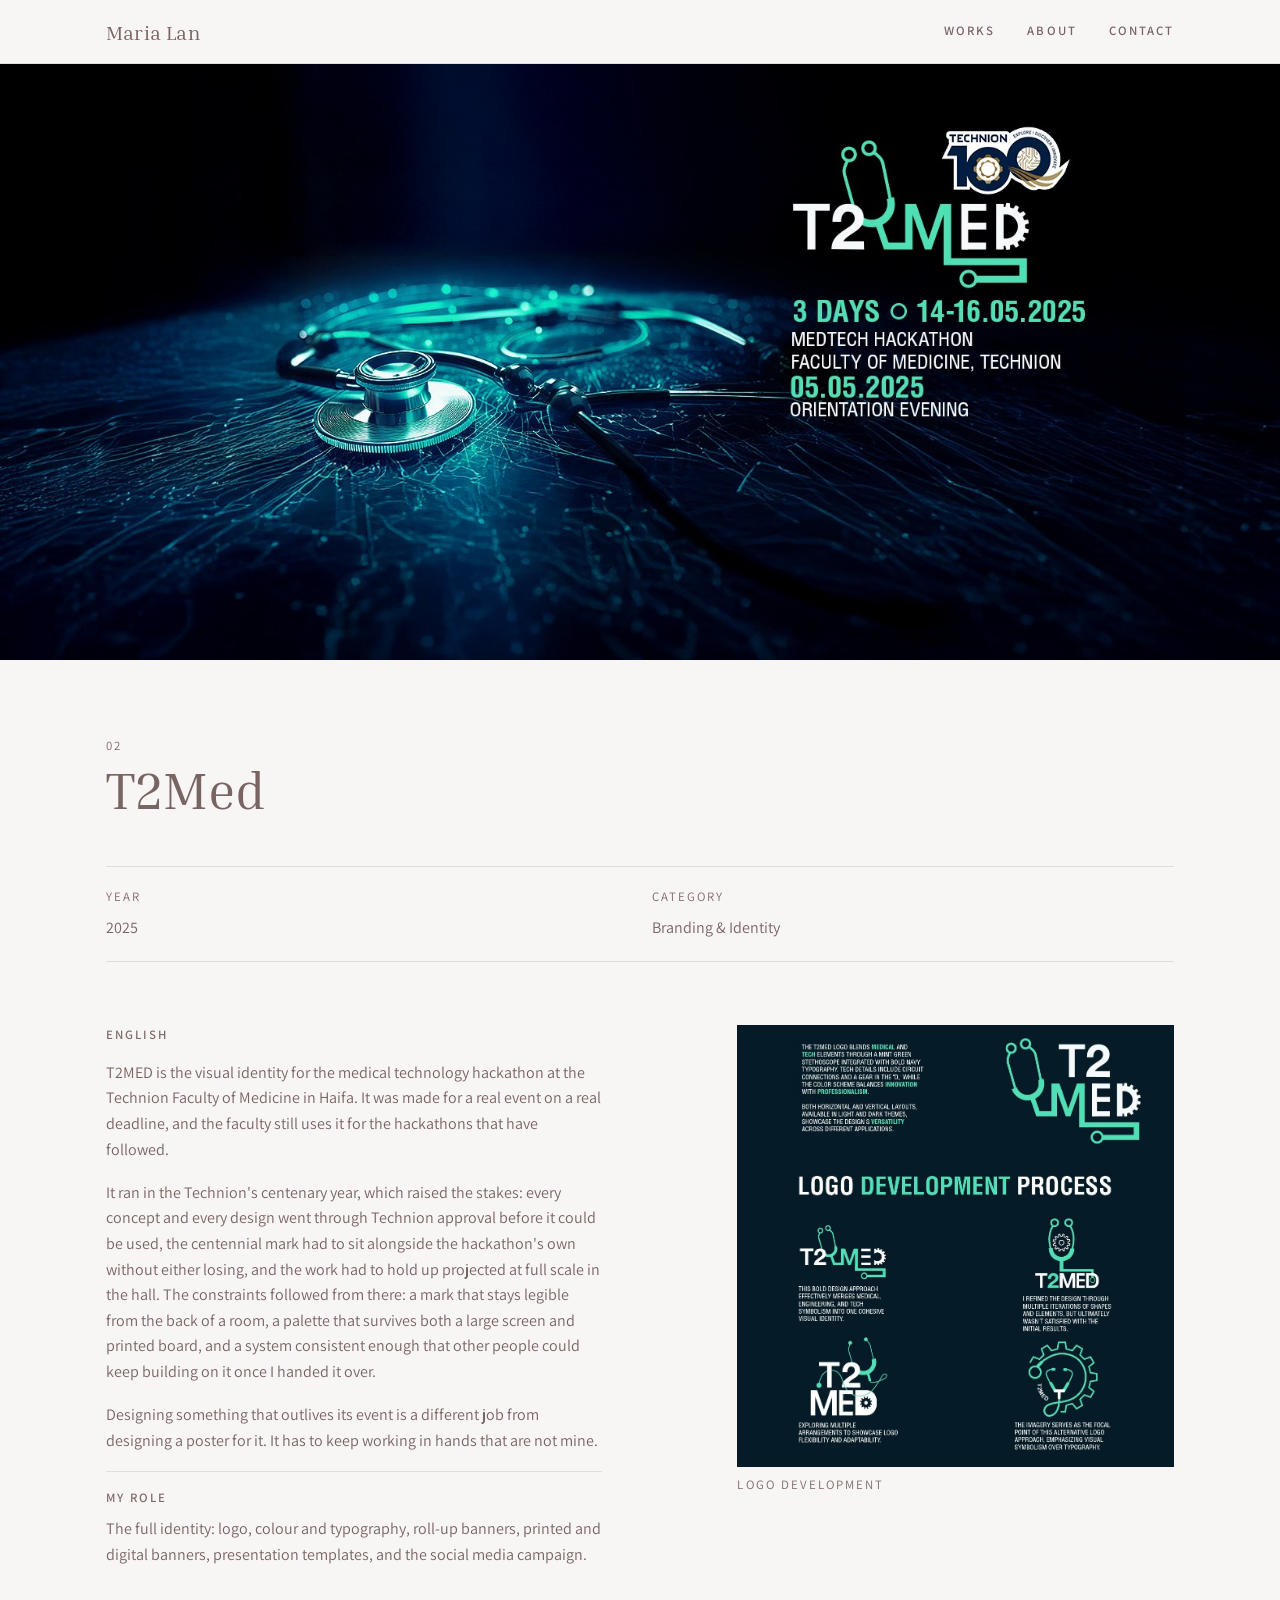
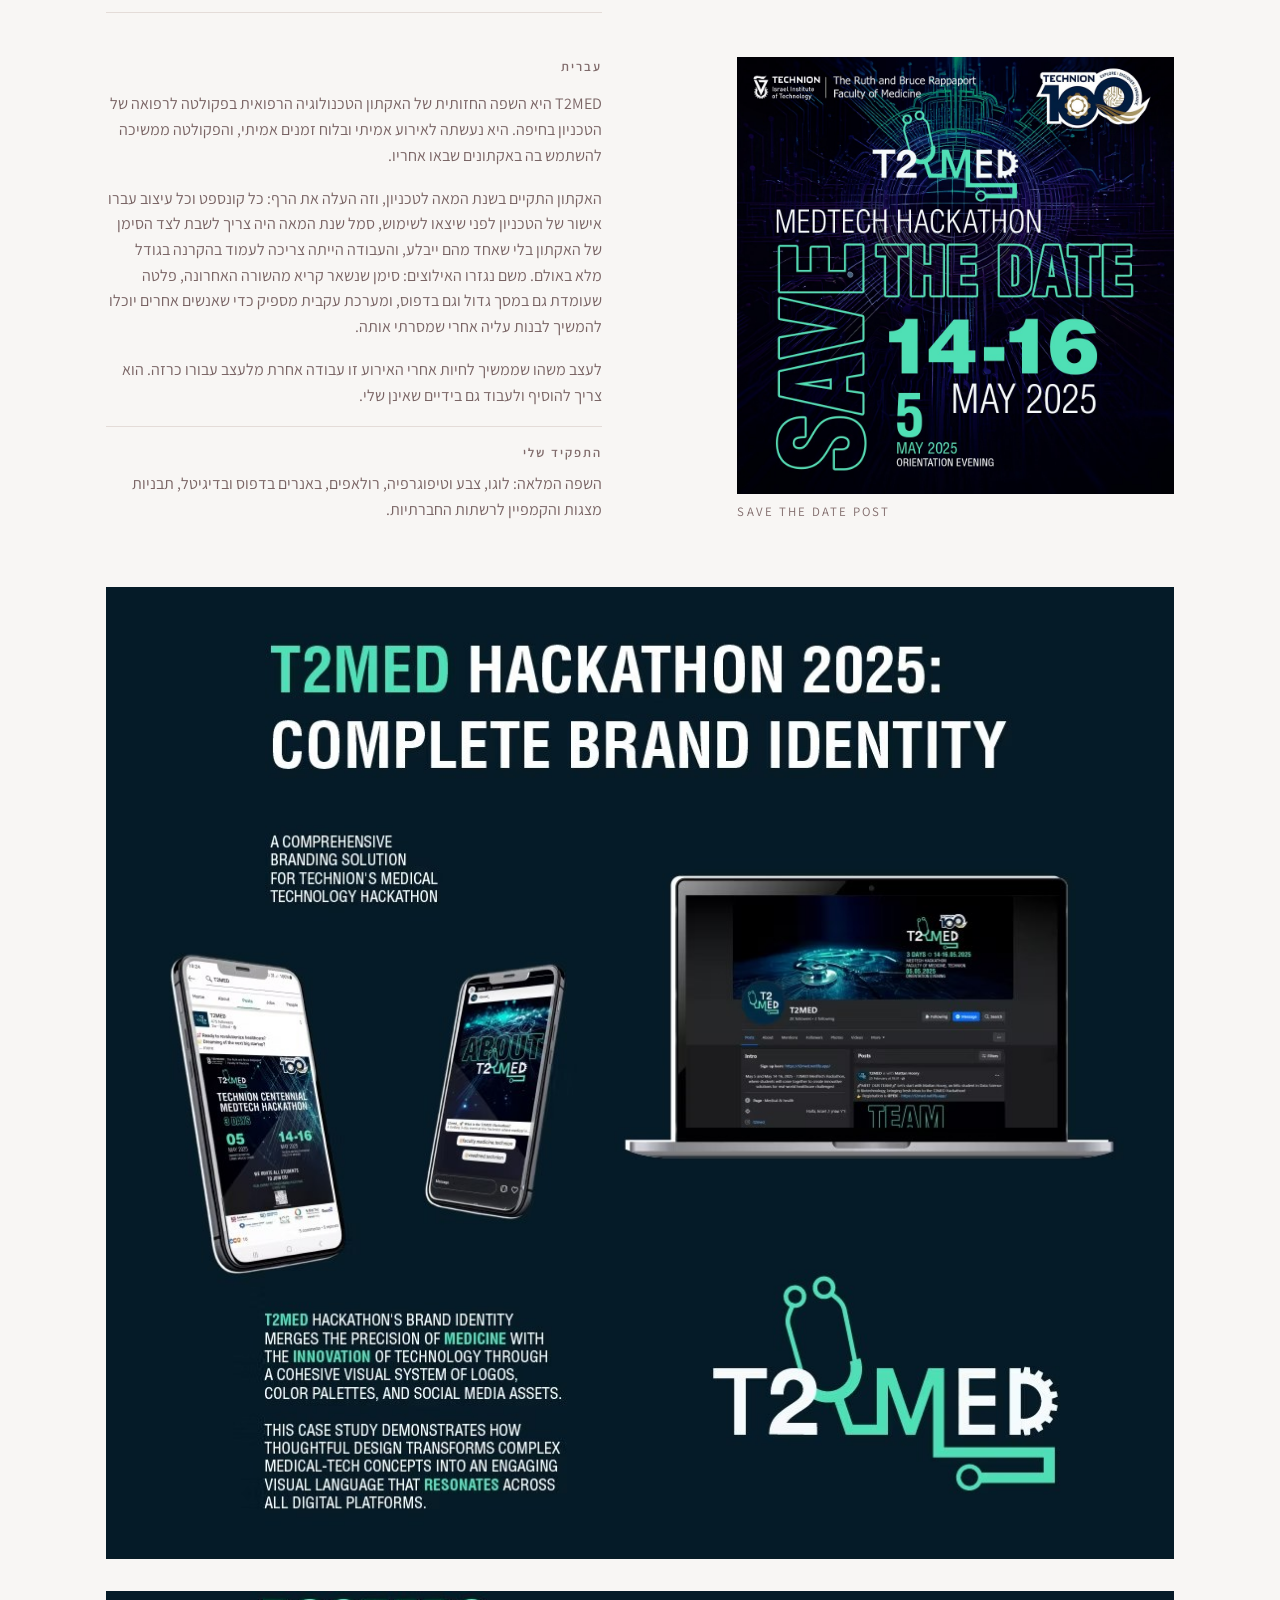
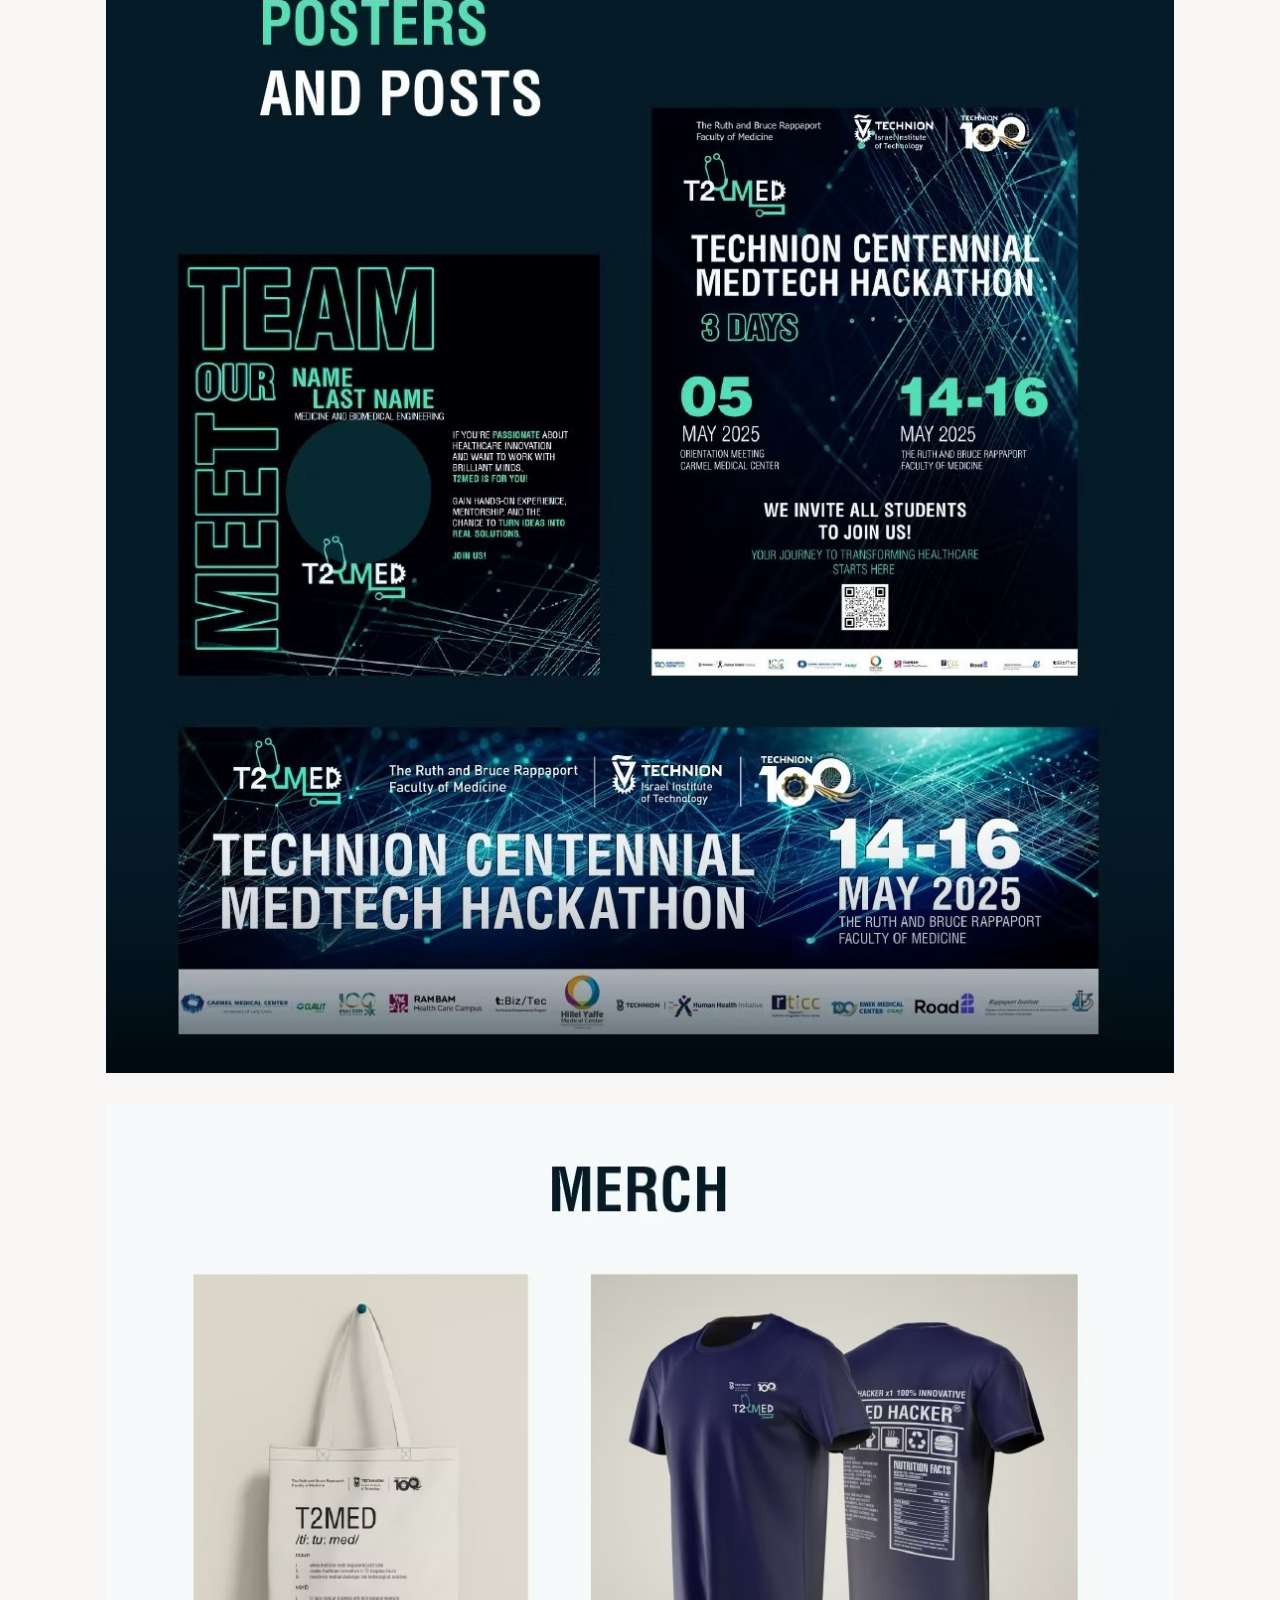
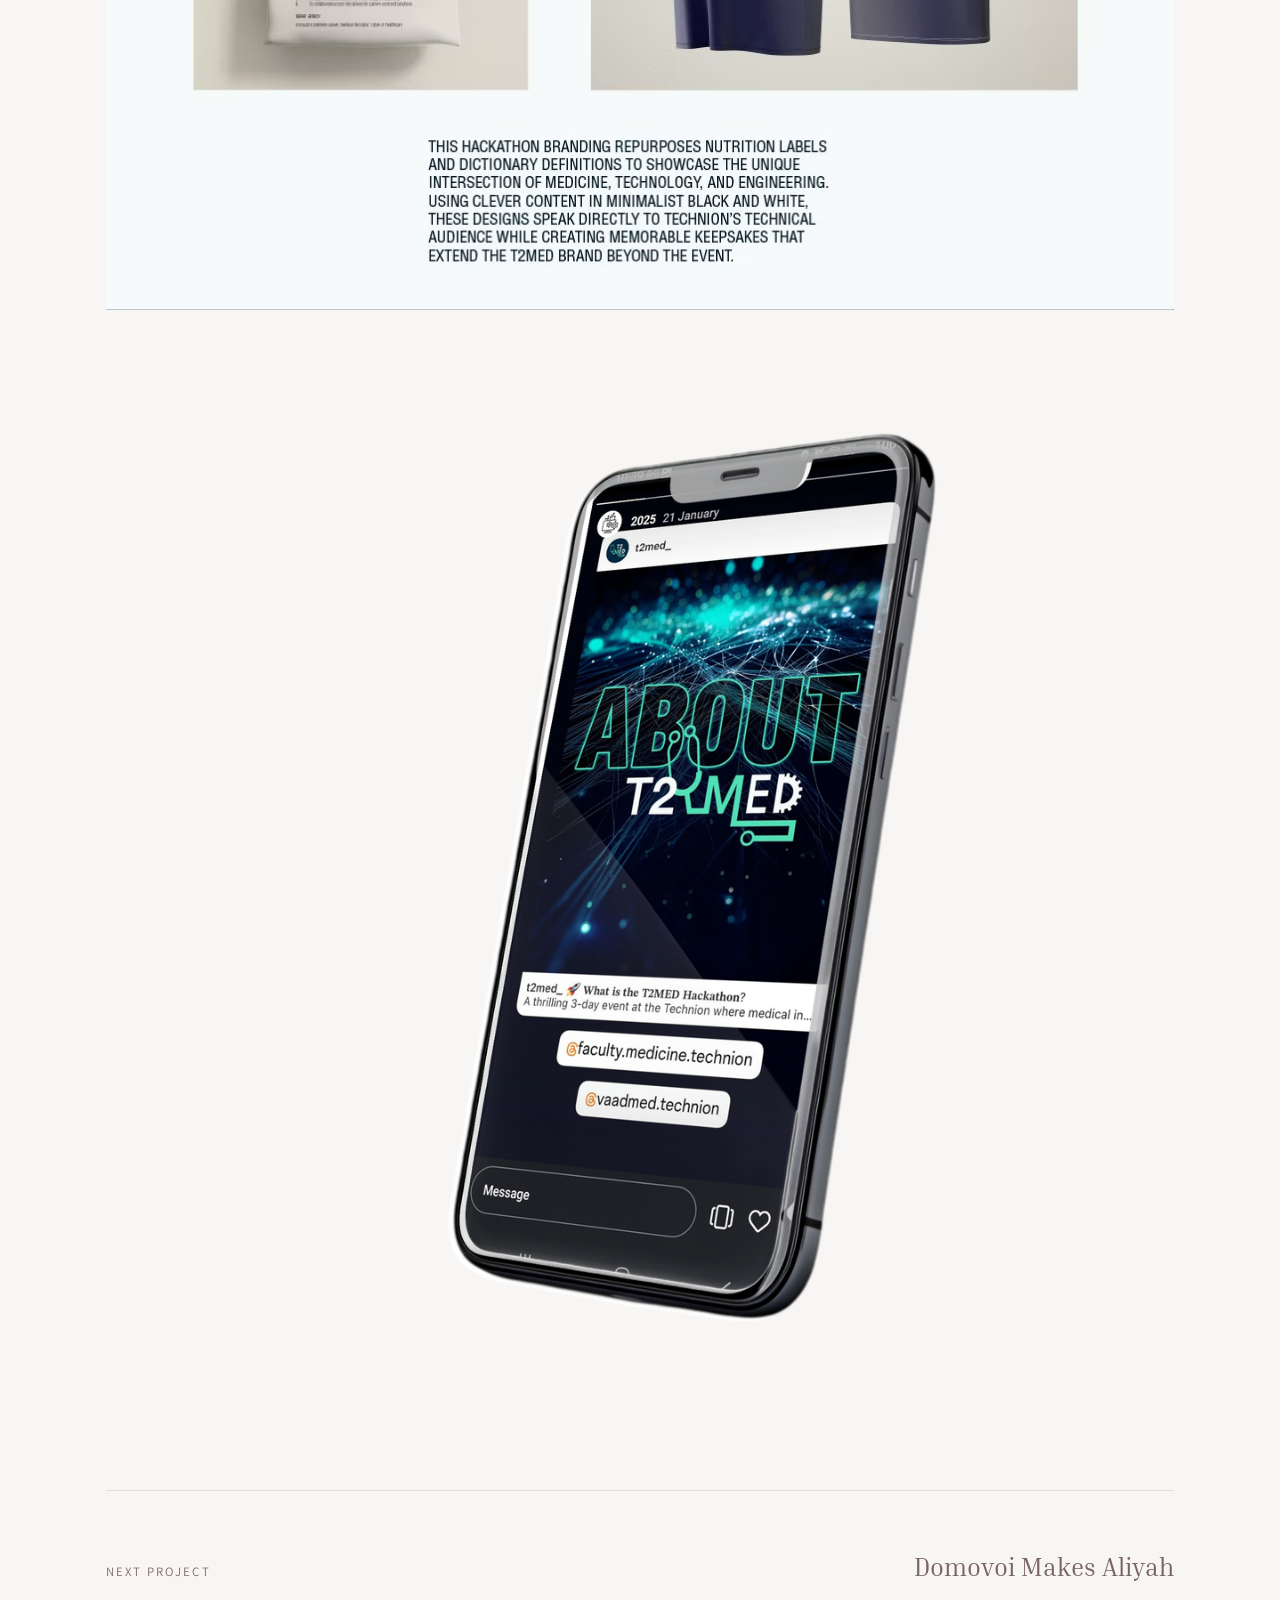
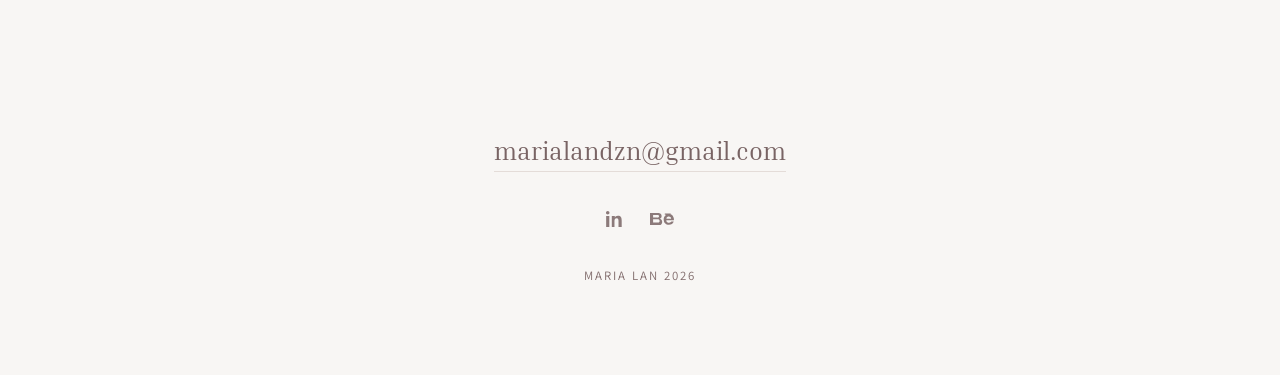
<file: projects/t2med.html>
<!DOCTYPE html>
<html lang="en">
<head>
  <meta charset="UTF-8" />
  <meta name="viewport" content="width=device-width, initial-scale=1.0" />
  <title>T2Med · Maria Lan</title>
  <meta name="description" content="T2MED: the visual identity for the Technion Faculty of Medicine's medical technology hackathon, still in use for the events that followed." />

  <!-- ============================================================
       LINK PREVIEW (Open Graph + Twitter)
       Without these a link to the site arrives in WhatsApp, LinkedIn or
       Slack as a bare URL. The card is a real 1200x630 file per page, so
       no platform has to invent a crop of its own. Built by hand from the
       header pictures; rebuild one by re-running the snippet in
       assets/projects/README.md if a header changes.
  ============================================================ -->
  <meta property="og:type" content="article" />
  <meta property="og:site_name" content="Maria Lan" />
  <meta property="og:locale" content="en_US" />
  <meta property="og:title" content="T2Med · Maria Lan" />
  <meta property="og:description" content="T2MED: the visual identity for the Technion Faculty of Medicine's medical technology hackathon, still in use for the events that followed." />
  <meta property="og:url" content="https://marialandzn.com/projects/t2med.html" />
  <meta property="og:image" content="https://marialandzn.com/assets/og/t2med.jpg?v=ca5bdc3e" />
  <meta property="og:image:width" content="1200" />
  <meta property="og:image:height" content="630" />
  <meta property="og:image:alt" content="The T2MED hackathon key visual" />
  <meta name="twitter:card" content="summary_large_image" />
  <link rel="canonical" href="https://marialandzn.com/projects/t2med.html" />

  <!-- ============================================================
       FAVICON — one of the pressed flowers from the hero, cut out
       and squared. Relative paths, like every other asset here, so
       the site also works when served from a subfolder.
  ============================================================ -->
  <link rel="icon" href="../favicon.ico?v=d142e2e4" sizes="any" />
  <link rel="icon" href="../assets/favicon-32.png?v=c97e5ac1" type="image/png" sizes="32x32" />
  <link rel="icon" href="../assets/favicon-192.png?v=36b42163" type="image/png" sizes="192x192" />
  <link rel="apple-touch-icon" href="../assets/apple-touch-icon.png?v=95194d11" />

  <!-- Fonts and shared styles, identical to the home page -->
  <link rel="preconnect" href="https://fonts.googleapis.com" />
  <link rel="preconnect" href="https://fonts.gstatic.com" crossorigin />
  <link href="https://fonts.googleapis.com/css2?family=Inria+Serif:ital,wght@0,300;0,400;0,700;1,300;1,400&family=Frank+Ruhl+Libre:wght@300;400;700&family=Assistant:wght@400;500;600&display=swap" rel="stylesheet" />
  <link rel="stylesheet" href="../assets/styles.css?v=0b12e63e" />
</head>

<body>
  <!-- ============================================================
       NAVIGATION
  ============================================================ -->
  <nav class="nav" id="nav">
    <div class="nav__inner">
      <a href="../index.html" class="nav__brand">Maria Lan</a>
      <ul class="nav__links">
        <li><a href="../index.html#works">Works</a></li>
        <li><a href="../index.html#about">About</a></li>
        <li><a href="../index.html#contact">Contact</a></li>
      </ul>
    </div>
  </nav>

  <!-- ============================================================
       COVER
  ============================================================ -->
  <section class="project-hero" style="aspect-ratio: 1640 / 845;">
    <img src="../assets/projects/t2med/hero.jpg?v=b27afceb" width="1640" height="845" alt="The T2MED mark over the hackathon artwork" />
  </section>

  <!-- ============================================================
       HEADING + DETAILS
  ============================================================ -->
  <section class="project-head">
    <div class="container reveal">
      <span class="project-index">02</span>
      <h1 class="project-title">T2Med</h1>

      <dl class="project-meta">
        <div><dt>Year</dt><dd>2025</dd></div>
        <div><dt>Category</dt><dd>Branding &amp; Identity</dd></div>
      </dl>
    </div>
  </section>

  <!-- ============================================================
       WRITE-UP — English first, Hebrew below
  ============================================================ -->
  <section class="container">
    <div class="project-body reveal">
      <div class="project-body__text">
        <div class="project-text" lang="en">
          <span class="project-text__label">English</span>
          <p>T2MED is the visual identity for the medical technology hackathon at the Technion Faculty of Medicine in Haifa. It was made for a real event on a real deadline, and the faculty still uses it for the hackathons that have followed.</p>
          <p>It ran in the Technion's centenary year, which raised the stakes: every concept and every design went through Technion approval before it could be used, the centennial mark had to sit alongside the hackathon's own without either losing, and the work had to hold up projected at full scale in the hall. The constraints followed from there: a mark that stays legible from the back of a room, a palette that survives both a large screen and printed board, and a system consistent enough that other people could keep building on it once I handed it over.</p>
          <p>Designing something that outlives its event is a different job from designing a poster for it. It has to keep working in hands that are not mine.</p>
          <p class="project-role"><span class="project-role__label">My role</span>The full identity: logo, colour and typography, roll-up banners, printed and digital banners, presentation templates, and the social media campaign.</p>
        </div>

        <div class="project-text project-text--he" lang="he" dir="rtl">
          <span class="project-text__label">עברית</span>
          <p>T2MED היא השפה החזותית של האקתון הטכנולוגיה הרפואית בפקולטה לרפואה של הטכניון בחיפה. היא נעשתה לאירוע אמיתי ובלוח זמנים אמיתי, והפקולטה ממשיכה להשתמש בה באקתונים שבאו אחריו.</p>
          <p>האקתון התקיים בשנת המאה לטכניון, וזה העלה את הרף: כל קונספט וכל עיצוב עברו אישור של הטכניון לפני שיצאו לשימוש, סמל שנת המאה היה צריך לשבת לצד הסימן של האקתון בלי שאחד מהם ייבלע, והעבודה הייתה צריכה לעמוד בהקרנה בגודל מלא באולם. משם נגזרו האילוצים: סימן שנשאר קריא מהשורה האחרונה, פלטה שעומדת גם במסך גדול וגם בדפוס, ומערכת עקבית מספיק כדי שאנשים אחרים יוכלו להמשיך לבנות עליה אחרי שמסרתי אותה.</p>
          <p>לעצב משהו שממשיך לחיות אחרי האירוע זו עבודה אחרת מלעצב עבורו כרזה. הוא צריך להוסיף ולעבוד גם בידיים שאינן שלי.</p>
          <p class="project-role"><span class="project-role__label">התפקיד שלי</span>השפה המלאה: לוגו, צבע וטיפוגרפיה, רולאפים, באנרים בדפוס ובדיגיטל, תבניות מצגות והקמפיין לרשתות החברתיות.</p>
        </div>
      </div>

      <!-- Work from this project, lifted out of the gallery below so
           the writing has something to be read against. -->
      <div class="project-body__rail">
        <figure class="media">
          <img src="../assets/projects/t2med/02.jpg?v=88a0046a" width="1075" height="1089" alt="Logo development process" loading="lazy" decoding="async" />
          <figcaption>Logo development</figcaption>
        </figure>

        <figure class="media">
          <img src="../assets/projects/t2med/05.jpg?v=e15b1b39" width="1080" height="1080" alt="Save the date post" loading="lazy" decoding="async" />
          <figcaption>Save the date post</figcaption>
        </figure>
      </div>
    </div>
  </section>

  <!-- ============================================================
       MEDIA
  ============================================================ -->
  <section class="container">
    <div class="gallery reveal">
      <figure class="media media--full">
        <img src="../assets/projects/t2med/01.jpg?v=18f631aa" width="1075" height="978" alt="Brand identity overview" loading="lazy" decoding="async" />
      </figure>

      <figure class="media media--half">
        <img src="../assets/projects/t2med/03.jpg?v=b184732a" width="1075" height="1089" alt="Posters and social posts" loading="lazy" decoding="async" />
      </figure>

      <figure class="media media--full">
        <img src="../assets/projects/t2med/04.jpg?v=f816730b" width="1075" height="811" alt="Merchandise: tote bag and t-shirts" loading="lazy" decoding="async" />
      </figure>

      <figure class="media media--half media--cutout">
        <img src="../assets/projects/t2med/06.png?v=732f5bc7" width="1200" height="1200" alt="The event page on a phone" loading="lazy" decoding="async" />
      </figure>
    </div>
  </section>

  <!-- ============================================================
       NEXT PROJECT
  ============================================================ -->
  <section class="container">
    <a href="domovoy.html" class="project-next">
      <span class="project-next__label">Next project</span>
      <span class="project-next__title">Domovoi Makes Aliyah</span>
    </a>
  </section>

  <!-- ============================================================
       FOOTER / CONTACT
  ============================================================ -->
  <footer class="footer" id="contact">
    <div class="container reveal">
      <a href="mailto:marialandzn@gmail.com" class="footer__email">marialandzn@gmail.com</a>

      <div class="footer__social">
        <a href="https://www.linkedin.com/in/maria-lan-619102313/" aria-label="LinkedIn" target="_blank" rel="noopener noreferrer">
          <svg class="icon-linkedin" viewBox="0 1 22.56 23" fill="currentColor" aria-hidden="true">
            <path d="M4.98 3.5C4.98 4.88 3.87 6 2.5 6S0 4.88 0 3.5 1.12 1 2.5 1s2.48 1.12 2.48 2.5zM.22 8.02h4.56V24H.22V8.02zM8.34 8.02h4.37v2.18h.06c.61-1.15 2.1-2.36 4.32-2.36 4.62 0 5.47 3.04 5.47 7v9.16h-4.56v-8.12c0-1.94-.03-4.43-2.7-4.43-2.7 0-3.12 2.11-3.12 4.29V24H8.34V8.02z"/>
          </svg>
        </a>
        <a href="https://www.behance.net/mariashadrina2" aria-label="Behance" target="_blank" rel="noopener noreferrer">
          <svg class="icon-behance" viewBox="1 9.2 23.43 12.23" fill="currentColor" aria-hidden="true">
            <path d="M8.8 9.2c.53 0 1.02.05 1.46.16.44.1.82.28 1.13.52.31.24.55.56.72.95.17.39.25.87.25 1.44 0 .61-.14 1.12-.42 1.53-.28.41-.69.74-1.24 1 .75.21 1.31.59 1.68 1.13.37.54.55 1.19.55 1.95 0 .62-.12 1.15-.36 1.6-.24.45-.56.82-.97 1.11-.41.29-.87.5-1.4.64-.53.14-1.07.2-1.63.2H1V9.2h7.8zm-.47 4.53c.44 0 .8-.1 1.08-.31.28-.21.42-.55.42-1.02 0-.26-.05-.48-.14-.65-.09-.17-.22-.3-.38-.4-.16-.1-.35-.16-.56-.2-.21-.04-.43-.05-.66-.05H4.03v2.62h4.3zm.24 4.76c.25 0 .48-.02.7-.07.22-.05.42-.13.58-.24.16-.11.3-.27.4-.46.1-.19.15-.44.15-.74 0-.59-.17-1.01-.5-1.27-.33-.25-.78-.38-1.33-.38H4.03v3.16h4.54zM17.9 18.13c.41.4 1 .6 1.77.6.55 0 1.03-.14 1.42-.42.39-.28.63-.57.72-.88h2.42c-.39 1.2-.98 2.06-1.79 2.58-.8.52-1.77.78-2.91.78-.79 0-1.5-.13-2.14-.38-.63-.25-1.17-.61-1.61-1.08-.44-.47-.78-1.02-1.02-1.67-.24-.65-.36-1.36-.36-2.14 0-.75.12-1.45.37-2.09.25-.64.6-1.2 1.05-1.66.45-.46.99-.83 1.62-1.09.63-.26 1.33-.39 2.09-.39.85 0 1.6.16 2.24.49.64.33 1.16.77 1.57 1.32.41.55.7 1.18.88 1.89.18.71.24 1.45.19 2.22h-7.44c0 .8.27 1.51.68 1.91zM21 13.13c-.33-.36-.87-.55-1.56-.55-.45 0-.83.08-1.13.23-.3.15-.54.34-.72.56-.18.22-.3.45-.37.7-.07.25-.11.47-.12.66h4.61c-.07-.72-.32-1.24-.71-1.6zM15.5 9.6h5.75v1.4H15.5V9.6z"/>
          </svg>
        </a>
      </div>

      <p class="footer__copy">Maria Lan 2026</p>
    </div>
  </footer>

  <!-- Lightbox: shared markup, holds an image or a video -->
  <div class="lightbox" id="lightbox" role="dialog" aria-modal="true" aria-label="Media viewer">
    <button class="lightbox__close" id="lightboxClose" aria-label="Close">&times;</button>
    <div class="lightbox__stage" id="lightboxStage"></div>
  </div>

  <script src="../assets/site.js?v=118f352a"></script>
</body>
</html>
</file>
<file: assets/styles.css>
/* ============================================================
   DESIGN TOKENS
   Edit these to re-theme the whole site quickly.
============================================================ */
:root {
  /* ---- Palette -------------------------------------------------------
     Written in OKLCH: equal steps in lightness look equal, which hex and
     HSL do not deliver, so future adjustments stay predictable. The hex
     each one replaces is kept alongside for reading off.

     The neutrals are tinted warm (hue 48-68) rather than toward the rose
     hue at 18. That is deliberate: the ground has to sit seamlessly
     against the hero photograph, whose own background is sampled into
     --hero-ground. The picture sets the neutral, not the accent.

     Both text tones clear WCAG AA against the ground: --ink at 5.02:1,
     --ink-soft at 4.60:1. Secondary text is set in --ink-soft rather than
     dimmed with opacity, which was pushing labels down to about 2.9:1. */
  --bg:          oklch(97.4% 0.003 67.8);  /* #F8F6F4  page ground */
  --ink:         oklch(52.5% 0.027 18.0);  /* #7A6565  primary text */
  --ink-soft:    oklch(54.8% 0.027 18.0);  /* #806B6B  labels, meta, captions */
  --accent:      oklch(79.9% 0.038 18.0);  /* #D5B4B4  rose, decorative only */
  --tint:        oklch(93.8% 0.008 48.7);  /* #EFE9E6  fill behind loading images */
  --hero-ground: oklch(94.0% 0.007 53.4);  /* #EFEAE7  sampled from the artwork */
  --hairline:    oklch(90.0% 0.010 48.6);  /* #E4DCD8  dividers */
  --light:       oklch(97.4% 0.003 67.8);  /* #F8F6F4  text over dark imagery */

  /* ---- Typography ----------------------------------------------------
     Inria Serif carries no Hebrew, so Frank Ruhl Libre picks up those
     glyphs; fallback is per-character, so mixed titles stay correct.
     Assistant covers Latin and Hebrew in one family, so the sans needs
     no second face behind it. */
  --serif: 'Inria Serif', 'Frank Ruhl Libre', Georgia, 'Times New Roman', serif;
  --sans:  'Assistant', system-ui, -apple-system, sans-serif;

  /* One scale, each step 1.25x the last. Before this the page carried
     twelve sizes, several of them 3% apart, which reads as unevenness
     rather than as hierarchy. */
  --text-xs:    0.8rem;      /* 12.8px  tracked caps labels, meta */
  --text-base:  1rem;        /* 16px    body */
  --text-md:    1.25rem;     /* 20px    lead lines, nav brand */
  --text-lg:    1.5625rem;   /* 25px    piece titles, address */
  --display-sm: clamp(1.95rem, 4vw, 3rem);      /* section headings */
  --display-md: clamp(2rem, 5vw, 3.25rem);      /* project titles */
  --display-lg: clamp(2.25rem, 5.5vw, 3.75rem); /* the name */

  --track-caps:  0.16em;    /* every uppercase label, one value */
  --track-tight: -0.01em;   /* display sizes only */

  /* ---- Space ---------------------------------------------------------
     4pt scale, named by role rather than by pixel count. */
  --space-2xs: 0.5rem;   /*  8px */
  --space-xs:  0.75rem;  /* 12px */
  --space-sm:  1rem;     /* 16px */
  --space-md:  1.5rem;   /* 24px */
  --space-lg:  2rem;     /* 32px */
  --space-xl:  3rem;     /* 48px */

  /* ---- Layout -------------------------------------------------------- */
  --max-width: 1180px;
  --gutter: clamp(1.25rem, 5vw, 3.5rem);
  --nav-height: 64px;
}

/* ============================================================
   RESET / BASE
============================================================ */
*,
*::before,
*::after { box-sizing: border-box; margin: 0; padding: 0; }

html { scroll-behavior: smooth; }

body {
  background: var(--bg);
  color: var(--ink);
  font-family: var(--sans);
  font-size: 16px;
  line-height: 1.6;
  -webkit-font-smoothing: antialiased;
  text-rendering: optimizeLegibility;
  overflow-x: hidden;
}

/* No rounded corners anywhere — squared, strict edges */
img {
  display: block;
  max-width: 100%;
  border-radius: 0;
}
a { color: inherit; text-decoration: none; }

/* Keyboard focus. The page had none of its own, so a keyboard visitor was
   navigating on whatever the browser drew over a light rose ground.
   :focus-visible, not :focus, so a mouse click never draws the ring. */
:focus-visible {
  outline: 2px solid var(--ink);
  outline-offset: 3px;
}
/* Images and video sit flush to the edge of their frame; an offset ring
   would float in the gutter, so it hugs the picture instead. */
.carousel__item img:focus-visible,
.media > img:focus-visible,
.media > video:focus-visible,
.work__frame img:focus-visible { outline-offset: -2px; }

/* Small-caps label helper */
.label {
  font-family: var(--sans);
  font-size: var(--text-xs);
  font-weight: 600;
  letter-spacing: var(--track-caps);
  text-transform: uppercase;
  color: var(--ink);
}

.container {
  width: 100%;
  max-width: var(--max-width);
  margin-inline: auto;
  padding-inline: var(--gutter);
}

/* Thin hairline divider between sections */
.hairline {
  border: 0;
  height: 1px;
  background: var(--hairline);
  max-width: var(--max-width);
  margin-inline: auto;
  width: calc(100% - 2 * var(--gutter));
}

/* ============================================================
   SCROLL FADE-IN ANIMATION
============================================================ */
.reveal {
  opacity: 0;
  transform: translateY(20px);
  transition: opacity 0.9s ease, transform 0.9s ease;
  will-change: opacity, transform;
}
.reveal.is-visible {
  opacity: 1;
  transform: translateY(0);
}
@media (prefers-reduced-motion: reduce) {
  .reveal { opacity: 1; transform: none; transition: none; }
  html { scroll-behavior: auto; }
}

/* ============================================================
   1. NAVIGATION
   A plain solid bar. It used to be transparent over the hero and turn
   solid on scroll, which read well against the flat ivory artwork on the
   home page but left the text unreadable over a photographic project
   cover: it measured 1.00:1 on Honeest. Carrying the page ground with it
   at all times is the simple answer, and a hard edge is the right one:
   a soft gradient underneath looked like a glow rather than a decision.
============================================================ */
.nav {
  position: fixed;
  top: 0; left: 0; right: 0;
  z-index: 100;
  height: var(--nav-height);
  display: flex;
  align-items: center;
  background: var(--bg);
  border-bottom: 1px solid var(--hairline);
  color: var(--ink);
}
.nav__inner {
  width: 100%;
  max-width: var(--max-width);
  margin-inline: auto;
  padding-inline: var(--gutter);
  display: flex;
  align-items: center;
  justify-content: space-between;
}
.nav__brand {
  font-family: var(--serif);
  font-weight: 400;
  font-size: var(--text-md);
  letter-spacing: 0.01em;
}
.nav__links {
  display: flex;
  gap: clamp(1.1rem, 2.5vw, 2rem);
  list-style: none;
}
.nav__links a {
  font-size: var(--text-xs);
  font-weight: 600;
  letter-spacing: var(--track-caps);
  text-transform: uppercase;
  position: relative;
  /* The link box was 18px tall, well under the 24px minimum for a touch
     target. The padding is invisible: it only grows the hit area, and the
     rule below keeps the underline drawn against the text, not the box. */
  display: inline-flex;
  align-items: center;
  min-height: 30px;
  padding-block: 6px;
}
.nav__links a::after {
  content: "";
  position: absolute;
  left: 0; bottom: 3px;
  width: 0; height: 1px;
  background: currentColor;
  transition: width 0.35s ease;
}
.nav__links a:hover::after { width: 100%; }

/* ============================================================
   2. HERO — one full-section image, stretched edge to edge
============================================================ */
.hero {
  position: relative;
  width: 100%;
  /* The artwork is 16:9. Matching that ratio here means it shows whole and
     edge to edge with no surrounding ground — and so no seam where the
     artwork's ivory would meet the page white. Capped to the viewport. */
  aspect-ratio: 16 / 9;
  max-height: 100svh;
  overflow: hidden;
  /* Only visible on very wide screens, where the cap kicks in. */
  background: var(--hero-ground);
}
/* Sized to the rendered artwork exactly, so the loose shapes can be
   positioned as percentages of the image and stay pinned at any size. */
.hero__stage {
  position: relative;
  height: 100%;
  aspect-ratio: 16 / 9;
}
.hero__img {
  width: 100%;
  height: 100%;
  /* contain, never cover: the artwork is a finished composition with
     type inside it, so it must not be cropped at any viewport. */
  object-fit: contain;
  object-position: center;
}

/* ------------------------------------------------------------
   FLOATING SHAPES
   These three were lifted out of the artwork and layered back on
   at their original coordinates, so they can drift on their own.
   Everything else — the flowers, the mat, the type — is still one
   flat image underneath and never moves.
------------------------------------------------------------ */
.hero__shape {
  position: absolute;
  height: auto;
  will-change: transform;
}
/* Lifted out of the artwork — coordinates are the originals. */
.hero__shape--circle   { left: 31.562%; top: 46.319%; width: 3.008%; animation: drift-a  8s ease-in-out      0s infinite; }
.hero__shape--pyramid  { left: 26.680%; top: 52.292%; width: 3.594%; animation: drift-b 10s ease-in-out     -2s infinite; }
.hero__shape--star     { left: 61.797%; top: 43.125%; width: 3.242%; animation: drift-c  7s ease-in-out      0s infinite; }
.hero__shape--cylinder { left: 67.383%; top: 46.528%; width: 3.867%; animation: drift-d 11s ease-in-out     -4s infinite; }

/* Added decoration, sitting in the empty ground around the composition. */
.hero__shape--f-cube    { left: 12.500%; top: 63.000%; width: 4.000%; animation: drift-b 13s ease-in-out    -6s infinite; }
.hero__shape--f-pyramid { left: 82.000%; top: 60.000%; width: 3.400%; animation: drift-e 10s ease-in-out    -1s infinite; }
.hero__shape--f-circle  { left: 36.000%; top: 87.500%; width: 2.300%; animation: drift-a  9s ease-in-out    -5s infinite; }
.hero__shape--f-star    { left: 64.000%; top: 88.000%; width: 2.600%; animation: drift-c  8s ease-in-out    -3s infinite; }

/* Percentage translations resolve against each shape's own box, so the
   drift stays proportional however large the hero happens to be drawn.
   These used to move about 13% of a 40px shape over 9 to 19 seconds,
   roughly half a pixel a second, which reads as a rendering fault rather
   than as motion. The travel is now about 50% and the loops are shorter,
   so a shape covers a fifth of its own width in a second or two. */
@keyframes drift-a {
  0%, 100% { transform: translate(0, 0); }
  33%      { transform: translate(22%, -48%); }
  66%      { transform: translate(-16%, -22%); }
}
@keyframes drift-b {
  0%, 100% { transform: translate(0, 0) rotate(0deg); }
  40%      { transform: translate(-24%, -40%) rotate(-16deg); }
  70%      { transform: translate(12%, -16%) rotate(7deg); }
}
@keyframes drift-c {
  0%, 100% { transform: translate(0, 0) rotate(0deg); }
  50%      { transform: translate(16%, -50%) rotate(30deg); }
}
@keyframes drift-d {
  0%, 100% { transform: translate(0, 0) rotate(0deg); }
  35%      { transform: translate(-20%, -34%) rotate(11deg); }
  75%      { transform: translate(16%, -46%) rotate(-11deg); }
}
@keyframes drift-e {
  0%, 100% { transform: translate(0, 0) rotate(0deg); }
  50%      { transform: translate(-14%, -52%) rotate(18deg); }
}
@media (prefers-reduced-motion: reduce) {
  .hero__shape { animation: none; }
}

/* ============================================================
   INTRO — name, tagline and the rotating badge
============================================================ */
.intro { padding-block: clamp(3rem, 8vw, 6rem); }
.intro__inner {
  display: flex;
  align-items: center;
  justify-content: space-between;
  gap: clamp(2rem, 6vw, 5rem);
}
.intro__name {
  font-family: var(--serif);
  font-weight: 400;
  font-size: var(--display-lg);
  line-height: 1.02;
  letter-spacing: var(--track-tight);
}
.intro__tagline {
  font-family: var(--serif);
  font-style: italic;
  font-weight: 400;
  font-size: var(--text-md);
  max-width: 34ch;
  margin-top: 0.85rem;
}
/* Where she is and what she is open to. Sans and quieter than the tagline,
   because it is information rather than voice. */
.intro__where {
  font-family: var(--sans);
  font-size: var(--text-sm);
  color: var(--ink-soft);
  max-width: 38ch;
  margin-top: 0.9rem;
}

/* The badge is a ring of type turning around a still portrait. Only the
   ring carries the animation: a rotating photograph would be a novelty,
   and a face has an up. */
.badge {
  position: relative;
  /* Sized so the portrait itself lands near 180px, which is where a face
     stops being a thumbnail and starts being a photograph. */
  /* Stepped rather than fluid, because the words live in the SVG and scale
     with the box: a fluid ring makes the type drift with the viewport. Each
     step pairs a size with a font-size that renders the words at 11px. */
  width: 380px;
  aspect-ratio: 1;
  flex: 0 0 auto;
  display: grid;
  place-items: center;
}
.badge__ring {
  position: absolute;
  inset: 0;
  width: 100%;
  height: 100%;
  animation: spin 30s linear infinite;
}
/* Sits here rather than with the other reduced-motion rules: both selectors
   carry the same weight, so the later one wins and this has to follow the
   animation it turns off. A ring that never stops is exactly what the
   setting is for. */
@media (prefers-reduced-motion: reduce) {
  .badge__ring { animation: none; }
}
/* The type sits at radius 74 of 100 and stands about 8 units tall, so 56%
   clears its inner edge with air to spare. The one round thing on a site
   that is otherwise square on purpose, because it is the ring that makes
   it round. */
.badge__portrait {
  position: relative;
  width: 56%;
  /* The width and height attributes on the tag reserve the right box while
     the picture loads, but a specified height also outranks aspect-ratio.
     This hands the height back to the ratio. */
  height: auto;
  aspect-ratio: 1;
  border-radius: 50%;
  object-fit: cover;
  background: var(--tint);
}
@keyframes spin { to { transform: rotate(360deg); } }
@media (prefers-reduced-motion: reduce) {
  .badge { animation: none; }
}
.badge text {
  font-family: var(--sans);
  /* viewBox units, so this scales with the ring: 9.6 renders about 15px at
     the widest the badge gets. Growing the badge for the portrait had
     dragged the type up to 25px with it. The tracking opens up rather than
     scaling down with the size, so the words still run most of the way
     round: at the same proportion they would cover half the circle and the
     ring would read as an arc. */
  font-size: 5.8px;      /* renders 11px against the 380px ring */
  letter-spacing: 5.5px;
  text-transform: uppercase;
  fill: var(--ink);
  font-weight: 500;
}

/* Between a laptop and a phone the ring steps down, and the type steps up
   to match, so the words stay at 11px throughout. */
@media (max-width: 1100px) {
  .badge { width: 280px; }
  .badge text { font-size: 7.9px; letter-spacing: 4.1px; }
}

/* ============================================================
   3. AUTO-SCROLLING CAROUSEL
============================================================ */
.carousel {
  padding-block: clamp(2rem, 5vw, 3.5rem);
  overflow: hidden;
}
/* The strip needed saying what it is. The name leads and the medium sits
   under it, the reverse of the works heading above, because here the title
   is the subject and the medium is the aside. */
.carousel__head { margin-bottom: clamp(1.25rem, 3vw, 2rem); }
.carousel__title {
  font-family: var(--serif);
  font-weight: 400;
  font-size: var(--display-sm);
  line-height: 1.1;
}
.carousel__kicker { display: block; color: var(--ink-soft); margin-top: var(--space-2xs); }
.carousel__note {
  margin-top: clamp(1.25rem, 3vw, 2rem);
  color: var(--ink-soft);
}
.carousel__note p { max-width: 58ch; }
.carousel__track {
  display: flex;
  gap: 1rem;
  width: max-content;
  /* CSS drives the loop; JS clones the slides for seamlessness */
  animation: marquee 52s linear infinite;
}
.carousel:hover .carousel__track { animation-play-state: paused; }
@keyframes marquee {
  from { transform: translateX(0); }
  /* -50% because the track holds two identical halves */
  to   { transform: translateX(-50%); }
}
/* Fixed height, natural width: the work is a mix of tall A4 pieces and
   4:3 mockups, and a square crop would cut a third off the tall ones.
   Letting each keep its own proportions shows every piece whole and
   gives the strip an organic, uneven rhythm. */
.carousel__item {
  flex: 0 0 auto;
  height: clamp(180px, 21vw, 290px);
  overflow: hidden;
  cursor: pointer;
  background: var(--tint);
  opacity: 0.9;
  transition: opacity 0.4s ease;
}
.carousel__item:hover { opacity: 1; }
.carousel__item img {
  width: 100%;
  height: 100%;
  /* The slot is set to each picture's own ratio, so cover crops nothing. */
  object-fit: cover;
}

/* ============================================================
   4. WORKS — editorial layout, one work at a time,
      each given its own space and rhythm
============================================================ */
.works { padding-block: clamp(3.5rem, 9vw, 7rem); }
.works__head { margin-bottom: clamp(2.5rem, 7vw, 5rem); }
.works__heading {
  font-family: var(--serif);
  font-weight: 400;
  font-size: var(--display-sm);
  line-height: 1.1;
  margin-top: 0.5rem;
}

.work {
  display: block;
  position: relative;   /* anchors the sprig in the channel beside it */
  margin-top: clamp(4rem, 11vw, 9.5rem);
}
.work:first-of-type { margin-top: 0; }

/* Every piece the same size. The running order already says which comes
   first; making three of them larger said it twice, and louder. What is
   left to vary is the side each one sits on, which keeps the page moving
   without ranking the work. */
.work          { width: min(100%, 52%); }
.work--left    { margin-right: auto; }
.work--right   { margin-left: auto; }
.work--center  { margin-inline: auto; }

/* One frame for every piece. The ratios used to be set per card, which meant
   a wide photograph in a tall frame: Honeest was losing 55% of the picture
   and standing 854px tall, the biggest thing on the page. A square treats a
   landscape and a portrait source alike, and the covers are cut to it, so
   nothing is cropped in the browser at all. */
/* No fill behind the covers: every one is cut out of its background, so the
   piece sits on the page itself rather than in a tinted box. The width and
   height on each tag still hold the square open while the file arrives, so
   nothing shifts as the page loads. */
.work__frame {
  aspect-ratio: 1;
  overflow: hidden;
}
.work__frame img {
  width: 100%;
  height: 100%;
  object-fit: cover;
  transition: transform 0.9s ease;
}
.work:hover .work__frame img { transform: scale(1.03); }

/* ------------------------------------------------------------
   PRESSED-FLOWER SPRIGS
   Each piece is set to one side, leaving an empty channel opposite.
   These fill it and carry the hero's botanical language down the
   page. Purely decorative: they sit outside the card and ignore the
   pointer, so they never trigger the card's hover or its link.
------------------------------------------------------------ */
.work__sprig {
  position: absolute;
  top: var(--sprig-top, 50%);
  transform: translateY(-50%);
  height: auto;
  pointer-events: none;
  user-select: none;
}

/* Each sprig is sized and inset so it sits centred in the channel beside
   its piece, rather than hugging the card and leaving a void at the outer
   edge. Both numbers are a share of the piece's own width, so the channel
   is (100 − pieceWidth) / pieceWidth, and the inset is half of whatever
   the sprig does not use. Recompute the pair if you change a width. */
.work__sprig { width: 40%; }   /* about 220px, the size it has always been */

/* Centred in the channel left over beside the piece. One width for every
   piece means one offset, mirrored for the side it sits on. */
.work--left  .work__sprig { left: 100%;  margin-left: 26.3%; }
.work--right .work__sprig { right: 100%; margin-right: 26.3%; }

.work__meta {
  display: flex;
  align-items: baseline;
  gap: 1rem;
  margin-top: 1.1rem;
  padding-top: 0.85rem;
  border-top: 1px solid var(--hairline);
}
.work__index {
  font-size: var(--text-xs);
  letter-spacing: var(--track-caps);
  /* ink, not the rose: at 1.77:1 the rose was effectively
     invisible, and an accent used on information stops reading
     as an accent. */
  color: var(--ink-soft);
  flex: 0 0 auto;
}
.work__title {
  font-family: var(--serif);
  font-weight: 400;
  font-size: var(--text-lg);
  line-height: 1.2;
  /* Shrink to the text rather than filling the row: an RTL title in a
     grown box would align to the far edge and float away from its index.
     dir="auto" still orders the characters correctly; this only decides
     where the block sits, and the page itself reads left to right. */
  flex: 0 1 auto;
  text-align: start;
}
.work__tag {
  font-size: var(--text-xs);
  letter-spacing: var(--track-caps);
  text-transform: uppercase;
  flex: 0 0 auto;
  /* Logical, not physical: on a row flipped to rtl for a Hebrew title
     this pushes the tag to the left instead. */
  margin-inline-start: auto;
  color: var(--ink-soft);
}
.work:hover .work__title { text-decoration: underline; text-underline-offset: 5px; text-decoration-thickness: 1px; }

/* ============================================================
   5. ABOUT
============================================================ */
.about {
  padding-block: clamp(2.75rem, 6vw, 4.5rem);
  text-align: center;
}
.about__text {
  font-family: var(--serif);
  font-weight: 400;
  font-size: var(--text-lg);
  line-height: 1.35;
  /* Wide enough to set the sentence in two lines rather than four. */
  max-width: 62ch;
  /* Evens out the two lines instead of leaving a short second one. */
  text-wrap: balance;
  margin-inline: auto;
}
.about__text em { font-style: italic; }

/* Focus, tools and languages, lifted from the CV. Set as a definition list
   rather than prose: a reader scanning for a program name should find it
   without reading a sentence. */
.about__facts {
  margin-top: var(--space-xl);
  padding-top: var(--space-md);
  border-top: 1px solid var(--hairline);
  max-width: 46rem;
  margin-inline: auto;
  display: grid;
  grid-template-columns: repeat(3, minmax(0, 1fr));
  gap: var(--space-lg);
  text-align: center;
}
.about__facts dt {
  font-size: var(--text-xs);
  font-weight: 600;
  letter-spacing: var(--track-caps);
  text-transform: uppercase;
  color: var(--ink-soft);
  margin-bottom: var(--space-2xs);
}
.about__facts dd { line-height: 1.5; }
/* The degree runs longer than the three lists, so it takes its own row
   under them rather than squeezing into a fourth column. */
.about__facts-wide {
  grid-column: 1 / -1;
  padding-top: var(--space-sm);
}
@media (max-width: 720px) {
  .about__facts { grid-template-columns: minmax(0, 1fr); gap: var(--space-md); }
}

/* Both languages sit side by side so a reader sees at a glance that both
   exist. Plain inline text, not flex: two scripts at two sizes only share a
   baseline if the line lays them out normally, and centring their boxes
   instead put the Hebrew 3.5px below the Latin. The rule under each link is
   drawn as an underline for the same reason, so it follows the baseline. */
.about__cv {
  margin-top: var(--space-lg);
  font-size: var(--text-xs);
  letter-spacing: var(--track-caps);
  text-transform: uppercase;
}
.about__cv-label { font-weight: 600; color: var(--ink-soft); margin-inline-end: var(--space-2xs); }
.about__cv-sep   { color: var(--ink-soft); margin-inline: var(--space-2xs); }
.about__cv a {
  font-weight: 600;
  /* Invisible: grows the hit area without touching the line. */
  padding-block: 9px;
  text-decoration: underline;
  text-decoration-color: var(--accent);
  text-decoration-thickness: 1px;
  text-underline-offset: 6px;
  transition: text-decoration-color 0.3s ease;
}
.about__cv a:hover { text-decoration-color: var(--ink); }
/* Hebrew has no capitals, so uppercase does nothing to it and Assistant sets
   it shorter than its own Latin caps: measured 19px against 22. */
.about__cv a[lang="he"] { letter-spacing: 0; font-size: 1.31em; }

/* ============================================================
   6. FOOTER
============================================================ */
.footer {
  padding-block: clamp(3rem, 7vw, 5.5rem);
  text-align: center;
}
.footer__email {
  font-family: var(--serif);
  font-size: var(--text-lg);
  font-weight: 400;
  display: inline-block;
  margin-bottom: var(--space-lg);
  /* The rule is drawn from the start, so the hover only changes its
     colour: nothing shifts on the baseline underneath the address. */
  border-bottom: 1px solid var(--hairline);
  transition: border-color 0.3s ease;
}
.footer__email:hover { border-color: var(--accent); }
.footer__social {
  display: flex;
  justify-content: center;
  /* Each mark is cropped to its ink, so its bottom edge is its baseline.
     Aligning to flex-end therefore sits both marks on a shared baseline. */
  align-items: flex-end;
  gap: var(--space-sm);
  margin-bottom: var(--space-lg);
}
.footer__social a {
  display: flex;
  align-items: center;
  min-height: 30px;
  padding: 6px;           /* nothing visible — just a usable tap target */
  opacity: 0.85;
  transition: opacity 0.3s ease, color 0.3s ease;
}
.footer__social a:hover { opacity: 1; color: var(--accent); }
.footer__social svg { display: block; width: auto; }

/* The two logos fill their artboards very differently — LinkedIn is a tall
   stacked mark, Behance a short wide wordmark — so equal box sizes look
   wrong. These heights are the ink itself, tuned so the letterforms read
   at the same size: Behance's cap height lands at 0.78 of LinkedIn's. */
.footer__social .icon-linkedin { height: 16px; }
.footer__social .icon-behance  { height: 12.5px; }
.footer__copy {
  font-size: var(--text-xs);
  letter-spacing: var(--track-caps);
  text-transform: uppercase;
  color: var(--ink-soft);
}

/* ============================================================
   LIGHTBOX (built from scratch)
============================================================ */
.lightbox {
  position: fixed;
  inset: 0;
  z-index: 200;
  display: none;
  align-items: center;
  justify-content: center;
  padding: 5vw;
  background: rgba(60, 50, 50, 0.9);
  backdrop-filter: blur(6px);
  -webkit-backdrop-filter: blur(6px);
  opacity: 0;
  transition: opacity 0.35s ease;
}
.lightbox.is-open { display: flex; opacity: 1; }
.lightbox__stage {
  display: grid;
  place-items: center;
  transform: scale(0.97);
  transition: transform 0.35s ease;
}
.lightbox.is-open .lightbox__stage { transform: scale(1); }
.lightbox__media {
  max-width: 90vw;
  max-height: 88vh;
  border-radius: 0;
}
.lightbox__close {
  position: absolute;
  top: 20px; right: 24px;
  width: 40px; height: 40px;
  border: 1px solid rgba(248, 246, 244, 0.4);
  background: transparent;
  color: var(--light);
  font-size: var(--text-md);
  line-height: 1;
  cursor: pointer;
  display: grid;
  place-items: center;
  transition: background 0.3s ease;
}
.lightbox__close:hover { background: rgba(248, 246, 244, 0.14); }

/* ============================================================
   RESPONSIVE
============================================================ */
@media (max-width: 860px) {
  .work--wide,
  .work--medium,
  .work--narrow,
  .work--full { width: 100%; }
  /* Pieces run full width here, so there is no channel left to fill. */
  .work__sprig { display: none; }
}
@media (max-width: 760px) {
  /* At phone widths a 16:9 hero is short enough that the fixed nav would
     sit on top of the artwork, so give the nav its own band above it and
     let the section grow to fit the image. */
  .hero {
    aspect-ratio: auto;
    height: auto;
    padding-top: var(--nav-height);
  }
  .hero__stage { height: auto; width: 100%; }
}

@media (max-width: 640px) {
  /* Badge moves into the top-right corner, with the name and tagline
     running beneath it. */
  .intro__inner {
    display: block;
    position: relative;
  }
  .badge {
    position: absolute;
    top: 0;
    /* Offsets resolve against the padding box, so match the page gutter
       rather than sitting flush to the screen edge. */
    right: var(--gutter);
    width: 150px;
  }
  /* The type scales with the ring, so at 150px the desktop value would
     render at 7px. This puts it back to about 11px, where the words are
     still readable, with the tracking closed up to match. */
  .badge text { font-size: 14.7px; letter-spacing: 1.9px; }
  .intro__text { padding-right: 166px; }
  .work__meta { flex-wrap: wrap; row-gap: 0.35rem; }
  .work__tag { width: 100%; }
  .nav__links { gap: 0.9rem; }
  .nav__links a { font-size: var(--text-xs); letter-spacing: 0.12em; }
}

/* ============================================================
   PROJECT PAGE
   Used by every file in /projects.
============================================================ */
/* The covers are all shot around 1.79 wide. A viewport-relative height made
   the frame 2.32 at a typical window, so every one of them lost about a
   quarter off the top and bottom: on Domovoy that cut the book in half.
   Holding the frame at the proportion the pictures were made in means they
   show whole, and the height still answers to the width. */
/* Each page sets this frame to the proportion of its own header photograph,
   inline, so the picture shows whole and nothing is cropped. A fixed ratio
   here cannot do that: the covers run from 1.79 to 1.94, and squaring the
   card images left this frame showing a square blown up to fill a wide box.
   The 16/9 below is only the fallback if a page forgets to say. */
.project-hero {
  position: relative;
  width: 100%;
  aspect-ratio: 16 / 9;
  max-height: 88svh;
  min-height: 340px;
  overflow: hidden;
  background: var(--tint);
}
.project-hero img { object-fit: contain; }
.project-hero img {
  width: 100%;
  height: 100%;
  object-fit: cover;
  object-position: center;
}
.project-head { padding-block: clamp(2.5rem, 7vw, 4.5rem) 0; }
.project-index {
  font-size: var(--text-xs);
  letter-spacing: var(--track-caps);
  /* ink, not the rose: at 1.77:1 the rose was effectively
     invisible, and an accent used on information stops reading
     as an accent. */
  color: var(--ink-soft);
}
.project-title {
  font-family: var(--serif);
  font-weight: 400;
  font-size: var(--display-md);
  line-height: 1.05;
  margin-top: 0.35rem;
  text-align: left;   /* keeps a Hebrew title on the page's own margin */
}
/* Hebrew name sitting under the English one */
.project-title-he {
  font-family: var(--serif);
  font-weight: 400;
  font-size: var(--text-lg);
  line-height: 1.25;
  margin-top: 0.4rem;
  color: var(--ink-soft);
  /* dir="rtl" would push this to the far edge, reading as a second
     column rather than a line under the English name. The characters
     still order right-to-left; only the block sits on the page margin. */
  text-align: left;
}

/* ------------------------------------------------------------
   BILINGUAL WRITE-UP
   English block, then Hebrew below it. dir="rtl" on the Hebrew
   block flips its reading order and its alignment together, so
   nothing here needs to hard-code a side.
------------------------------------------------------------ */
.project-text__label {
  display: block;
  font-family: var(--sans);
  font-size: var(--text-xs);
  font-weight: 600;
  letter-spacing: var(--track-caps);
  text-transform: uppercase;
  color: var(--ink-soft);
  margin-bottom: 0.9rem;
}
/* The role line. A recruiter's first question on any portfolio piece is what
   the designer actually did, so it is set apart from the narrative rather than
   buried in the last paragraph. The label is a block, so it reads as a heading
   in both directions without needing a side-specific rule. */
.project-role {
  margin-top: var(--space-md);
  padding-top: var(--space-sm);
  border-top: 1px solid var(--hairline);
  max-width: 62ch;
}
.project-role__label {
  display: block;
  font-size: var(--text-xs);
  font-weight: 600;
  letter-spacing: var(--track-caps);
  text-transform: uppercase;
  color: var(--ink-soft);
  margin-bottom: var(--space-2xs);
}

.project-text + .project-text {
  margin-top: clamp(2rem, 4vw, 2.75rem);
  padding-top: clamp(2rem, 4vw, 2.75rem);
  border-top: 1px solid var(--hairline);
}

.project-lead {
  font-family: var(--serif);
  font-style: italic;
  font-size: var(--text-md);
  max-width: 46ch;
  margin-top: 1rem;
}

/* Year / role / client */
.project-meta {
  display: grid;
  grid-template-columns: repeat(2, minmax(0, 1fr));
  gap: 1.5rem;
  margin-top: clamp(2rem, 5vw, 3rem);
  padding-block: 1.25rem;
  border-top: 1px solid var(--hairline);
  border-bottom: 1px solid var(--hairline);
}
.project-meta dt {
  font-size: var(--text-xs);
  letter-spacing: var(--track-caps);
  text-transform: uppercase;
  color: var(--ink-soft);
}
.project-meta dd {
  font-size: var(--text-base);
  margin-top: var(--space-2xs);
}

/* Two bilingual write-ups stacked in a 62ch measure left half the page
   empty, which read as unfinished and gave a reader no reason to start.
   The text keeps its measure; the space beside it now carries work from
   the project, so an example sits within sight of every claim. */
.project-body {
  padding-block: clamp(2.5rem, 6vw, 4rem);
  display: grid;
  grid-template-columns: minmax(0, 1.3fr) minmax(0, 1fr);
  gap: clamp(2rem, 5vw, 4rem);
}
.project-body p + p { margin-top: 1.1rem; }
.project-body__text { max-width: 62ch; }

/* A project whose pictures have not been uploaded yet has no rail, and the
   second column would then be an empty half-page beside the writing: the
   very hole the rail exists to fill. With no rail, the two languages sit
   side by side and use the width between them instead. As soon as pictures
   arrive and a rail is added, both rules stop applying on their own. */
.project-body:not(:has(.project-body__rail)) {
  grid-template-columns: minmax(0, 1fr);
}
@media (min-width: 901px) {
  .project-body:not(:has(.project-body__rail)) .project-body__text {
    max-width: none;
    display: grid;
    grid-template-columns: repeat(2, minmax(0, 1fr));
    gap: clamp(2rem, 5vw, 4rem);
  }
  /* Side by side, the hairline that separated one language from the other
     belongs between the columns, not above the second one. */
  .project-body:not(:has(.project-body__rail)) .project-text + .project-text {
    margin-top: 0;
    padding-top: 0;
    border-top: 0;
  }
}

/* One picture beside the English, one beside the Hebrew: spread across the
   column rather than stacked at the top, so the rail runs the full height
   of the writing instead of trailing off halfway down it. */
.project-body__rail {
  display: grid;
  align-content: space-between;
  gap: var(--space-lg);
}

@media (max-width: 900px) {
  .project-body {
    grid-template-columns: minmax(0, 1fr);
    gap: clamp(2rem, 6vw, 3rem);
  }
  /* Stacked, the rail becomes two ordinary pictures introducing the gallery. */
  .project-body__rail {
    grid-template-columns: repeat(2, minmax(0, 1fr));
    gap: clamp(1rem, 2.5vw, 2rem);
  }
}

/* ------------------------------------------------------------
   GALLERY — 5 to 7 media items (images or video).
   Alternate .media--full and .media--half; a trailing lone
   half-width item is promoted to full width by site.js.
------------------------------------------------------------ */
.gallery {
  display: grid;
  grid-template-columns: repeat(2, minmax(0, 1fr));
  gap: clamp(1rem, 2.5vw, 2rem);
  /* Stretch, not start: two pictures sharing a row are rarely the same
     proportion, and left to their natural heights the shorter one leaves a
     hole under it. The shorter one now fills the row and takes the crop.
     Where a pair already matches, which is most of them, nothing is cropped
     at all, so this only acts where there is a hole to close. */
  align-items: stretch;
  padding-bottom: clamp(3rem, 7vw, 5rem);
}
.gallery .media {
  height: 100%;
  display: flex;
  flex-direction: column;
}
.gallery .media > img,
.gallery .media > video {
  flex: 1 1 auto;
  min-height: 0;
  object-fit: cover;
}
.media {
  grid-column: span 1;
  margin: 0;
  overflow: hidden;
  background: var(--tint);
  cursor: zoom-in;
}
/* Cut-out artwork keeps its transparency, so the page ground shows through
   instead of the loading tint sitting behind it as a visible panel. */
.media--cutout { background: transparent; }
.media--full { grid-column: 1 / -1; }
.media img,
.media video {
  width: 100%;
  height: auto;
  display: block;
  transition: opacity 0.4s ease;
}
.media:hover img,
.media:hover video { opacity: 0.88; }
.media figcaption {
  font-size: var(--text-xs);
  letter-spacing: var(--track-caps);
  text-transform: uppercase;
  color: var(--ink-soft);
  /* The figure's own tint is the placeholder shown while a picture loads.
     A caption left sitting on it drops to 4.13:1; on the page ground the
     same tone reads at 4.60:1, so the caption states its own ground. */
  background: var(--bg);
  padding-top: var(--space-2xs);
}

/* Link through to the next project */
.project-next {
  display: flex;
  align-items: baseline;
  justify-content: space-between;
  gap: 1rem;
  padding-block: clamp(2rem, 5vw, 3.5rem);
  border-top: 1px solid var(--hairline);
}
.project-next__label {
  font-size: var(--text-xs);
  letter-spacing: var(--track-caps);
  text-transform: uppercase;
  color: var(--ink-soft);
}
.project-next__title {
  font-family: var(--serif);
  font-size: var(--text-lg);
}
.project-next:hover .project-next__title {
  text-decoration: underline;
  text-underline-offset: 5px;
  text-decoration-thickness: 1px;
}

@media (max-width: 640px) {
  .project-meta { grid-template-columns: 1fr; gap: 1rem; }
  .gallery { grid-template-columns: 1fr; }
  .media { grid-column: 1 / -1; }
}
</file>
